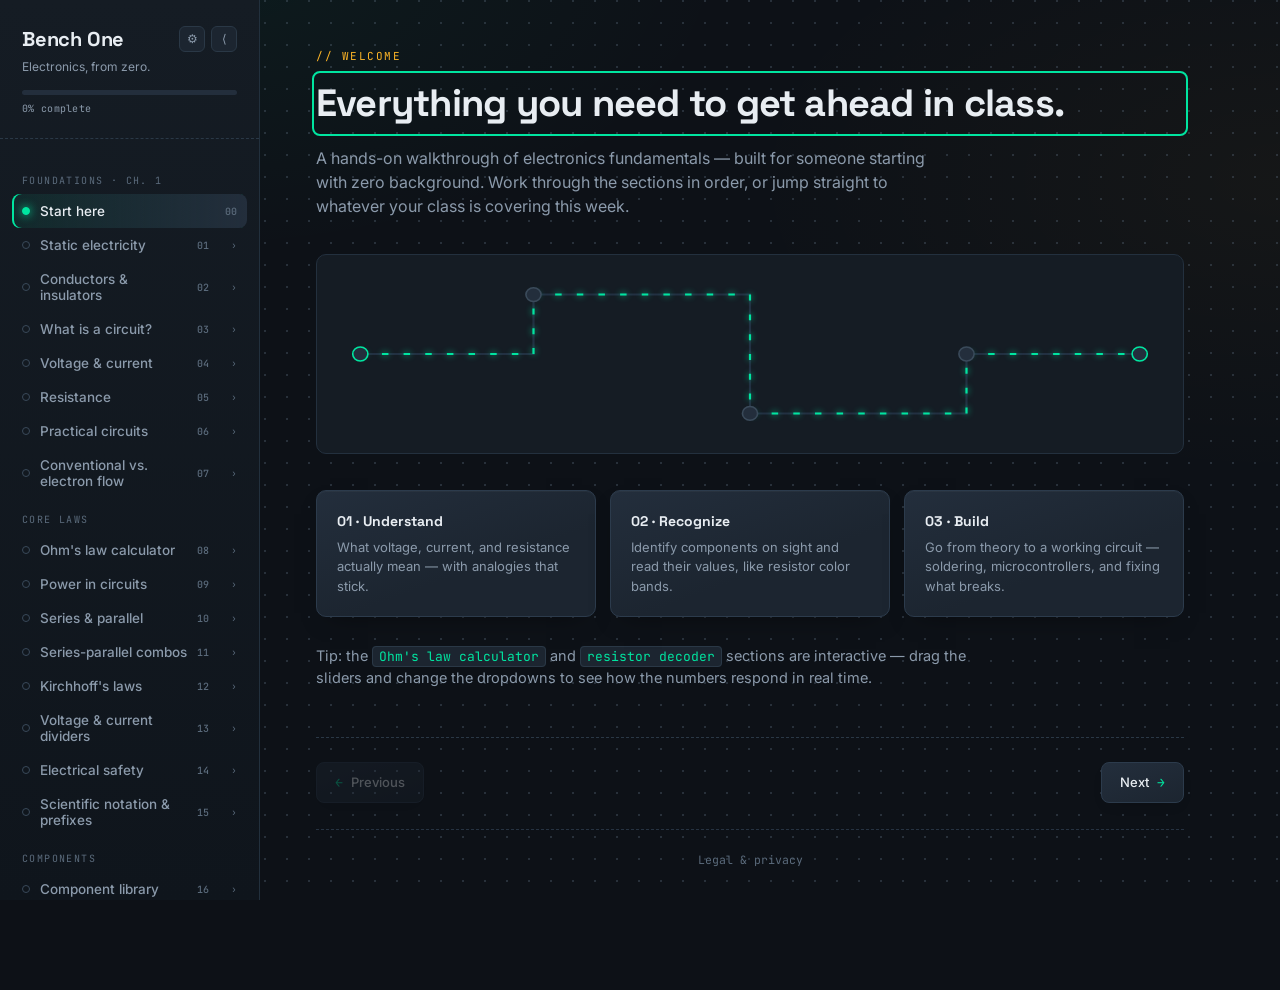
<file: index.html>
<!DOCTYPE html>
<html lang="en">
<head>
<meta charset="UTF-8">
<meta name="viewport" content="width=device-width, initial-scale=1.0">
<meta name="description" content="Bench one learn Electronics">
<meta name="keywords" content="Electronics">
<meta name="theme-color" content="#0D1117">
<meta name="author" content="Ash">

<meta property="og:title" content="Bench One — Learn Electronics">
<meta property="og:description" content="Bench One — Learn Electronics">
<meta property="og:image" content="icon.png">
<meta property="og:type" content="website">
<meta property="og:url" content="https://ashvr0.github.io/bench-one-electronics/">

<meta name="twitter:card" content="summary_large_image">
<meta name="twitter:creator" content="@ashvr0">
<meta name="twitter:title" content="Bench One — Learn Electronics">
<meta name="twitter:description" content="Bench One — Learn Electronics">
<meta name="twitter:image" content="icon.png">

<link rel="icon" href="icon.ico" type="image/x-icon">
<link rel="apple-touch-icon" sizes="180x180" href="icon.png">
<link rel="canonical" href="https://ashvr0.github.io/bench-one-electronics/">
<meta name="apple-mobile-web-app-capable" content="yes">
<meta name="apple-mobile-web-app-status-bar-style" content="black-translucent">
<meta name="apple-mobile-web-app-title" content="ash">

<title>Bench One — Learn Electronics</title>
<link rel="preconnect" href="https://fonts.googleapis.com">
<link href="https://fonts.googleapis.com/css2?family=Space+Grotesk:wght@400;500;600;700&family=Inter:wght@400;500;600;700&family=JetBrains+Mono:wght@400;500;700&display=swap" rel="stylesheet">
<link rel="stylesheet" href="style.css">
<link rel="stylesheet" href="quiz-engine.css">
</head>
<body>
<a href="#mainContent" class="skip-link">Skip to content</a>
<div id="routeAnnouncer" class="sr-only" aria-live="polite" role="status"></div>

<div class="shell">
  <button class="rail-open-btn" id="railOpenBtn" aria-label="Open sidebar" hidden>☰</button>

  <!-- ===== Sidebar rail ===== -->
  <aside class="rail" id="rail">
    <div class="rail-brand">
      <div class="rail-brand-row">
        <h1>Bench One</h1>
        <div class="rail-brand-actions">
          <button class="rail-icon-btn" id="railSettingsBtn" aria-label="Settings" title="Settings">⚙</button>
          <button class="rail-icon-btn" id="railCollapseBtn" aria-label="Close sidebar" title="Close sidebar">⟨</button>
        </div>
      </div>
      <p>Electronics, from zero.</p>
      <div class="rail-progress">
        <div class="rail-progress-track"><div class="rail-progress-fill" id="railProgressFill"></div></div>
        <div class="rail-progress-label" id="railProgressLabel">0% complete</div>
      </div>
    </div>
    <nav id="railNav" aria-label="Chapter navigation">
      <div class="rail-group-label">Foundations · Ch. 1</div>
      <div class="rail-item-row no-subs"><button class="rail-item" data-target="intro"><span class="pin"></span>Start here<span class="done-mark">✓</span><span class="num">00</span></button></div>
      <div class="rail-item-row"><button class="rail-item" data-target="static"><span class="pin"></span>Static electricity<span class="done-mark">✓</span><span class="num">01</span></button><button class="rail-expand-btn" aria-expanded="false" aria-label="Show sub-lessons for static" data-chapter="static"><span class="chev">›</span></button></div>
      <div class="rail-subnav" data-subnav-for="static"></div>
      <div class="rail-item-row"><button class="rail-item" data-target="conductors"><span class="pin"></span>Conductors & insulators<span class="done-mark">✓</span><span class="num">02</span></button><button class="rail-expand-btn" aria-expanded="false" aria-label="Show sub-lessons for conductors" data-chapter="conductors"><span class="chev">›</span></button></div>
      <div class="rail-subnav" data-subnav-for="conductors"></div>
      <div class="rail-item-row"><button class="rail-item" data-target="circuitdef"><span class="pin"></span>What is a circuit?<span class="done-mark">✓</span><span class="num">03</span></button><button class="rail-expand-btn" aria-expanded="false" aria-label="Show sub-lessons for circuitdef" data-chapter="circuitdef"><span class="chev">›</span></button></div>
      <div class="rail-subnav" data-subnav-for="circuitdef"></div>
      <div class="rail-item-row"><button class="rail-item" data-target="fundamentals"><span class="pin"></span>Voltage & current<span class="done-mark">✓</span><span class="num">04</span></button><button class="rail-expand-btn" aria-expanded="false" aria-label="Show sub-lessons for fundamentals" data-chapter="fundamentals"><span class="chev">›</span></button></div>
      <div class="rail-subnav" data-subnav-for="fundamentals"></div>
      <div class="rail-item-row"><button class="rail-item" data-target="resistance"><span class="pin"></span>Resistance<span class="done-mark">✓</span><span class="num">05</span></button><button class="rail-expand-btn" aria-expanded="false" aria-label="Show sub-lessons for resistance" data-chapter="resistance"><span class="chev">›</span></button></div>
      <div class="rail-subnav" data-subnav-for="resistance"></div>
      <div class="rail-item-row"><button class="rail-item" data-target="practical"><span class="pin"></span>Practical circuits<span class="done-mark">✓</span><span class="num">06</span></button><button class="rail-expand-btn" aria-expanded="false" aria-label="Show sub-lessons for practical" data-chapter="practical"><span class="chev">›</span></button></div>
      <div class="rail-subnav" data-subnav-for="practical"></div>
      <div class="rail-item-row"><button class="rail-item" data-target="flowdir"><span class="pin"></span>Conventional vs. electron flow<span class="done-mark">✓</span><span class="num">07</span></button><button class="rail-expand-btn" aria-expanded="false" aria-label="Show sub-lessons for flowdir" data-chapter="flowdir"><span class="chev">›</span></button></div>
      <div class="rail-subnav" data-subnav-for="flowdir"></div>

      <div class="rail-group-label">Core Laws</div>
      <div class="rail-item-row"><button class="rail-item" data-target="ohmslaw"><span class="pin"></span>Ohm's law calculator<span class="done-mark">✓</span><span class="num">08</span></button><button class="rail-expand-btn" aria-expanded="false" aria-label="Show sub-lessons for ohmslaw" data-chapter="ohmslaw"><span class="chev">›</span></button></div>
      <div class="rail-subnav" data-subnav-for="ohmslaw"></div>
      <div class="rail-item-row"><button class="rail-item" data-target="power"><span class="pin"></span>Power in circuits<span class="done-mark">✓</span><span class="num">09</span></button><button class="rail-expand-btn" aria-expanded="false" aria-label="Show sub-lessons for power" data-chapter="power"><span class="chev">›</span></button></div>
      <div class="rail-subnav" data-subnav-for="power"></div>
      <div class="rail-item-row"><button class="rail-item" data-target="circuits"><span class="pin"></span>Series & parallel<span class="done-mark">✓</span><span class="num">10</span></button><button class="rail-expand-btn" aria-expanded="false" aria-label="Show sub-lessons for circuits" data-chapter="circuits"><span class="chev">›</span></button></div>
      <div class="rail-subnav" data-subnav-for="circuits"></div>
      <div class="rail-item-row"><button class="rail-item" data-target="seriesparallel"><span class="pin"></span>Series-parallel combos<span class="done-mark">✓</span><span class="num">11</span></button><button class="rail-expand-btn" aria-expanded="false" aria-label="Show sub-lessons for seriesparallel" data-chapter="seriesparallel"><span class="chev">›</span></button></div>
      <div class="rail-subnav" data-subnav-for="seriesparallel"></div>
      <div class="rail-item-row"><button class="rail-item" data-target="kirchhoff"><span class="pin"></span>Kirchhoff's laws<span class="done-mark">✓</span><span class="num">12</span></button><button class="rail-expand-btn" aria-expanded="false" aria-label="Show sub-lessons for kirchhoff" data-chapter="kirchhoff"><span class="chev">›</span></button></div>
      <div class="rail-subnav" data-subnav-for="kirchhoff"></div>
      <div class="rail-item-row"><button class="rail-item" data-target="dividers"><span class="pin"></span>Voltage & current dividers<span class="done-mark">✓</span><span class="num">13</span></button><button class="rail-expand-btn" aria-expanded="false" aria-label="Show sub-lessons for dividers" data-chapter="dividers"><span class="chev">›</span></button></div>
      <div class="rail-subnav" data-subnav-for="dividers"></div>
      <div class="rail-item-row"><button class="rail-item" data-target="safety"><span class="pin"></span>Electrical safety<span class="done-mark">✓</span><span class="num">14</span></button><button class="rail-expand-btn" aria-expanded="false" aria-label="Show sub-lessons for safety" data-chapter="safety"><span class="chev">›</span></button></div>
      <div class="rail-subnav" data-subnav-for="safety"></div>
      <div class="rail-item-row"><button class="rail-item" data-target="scinotation"><span class="pin"></span>Scientific notation & prefixes<span class="done-mark">✓</span><span class="num">15</span></button><button class="rail-expand-btn" aria-expanded="false" aria-label="Show sub-lessons for scinotation" data-chapter="scinotation"><span class="chev">›</span></button></div>
      <div class="rail-subnav" data-subnav-for="scinotation"></div>

      <div class="rail-group-label">Components</div>
      <div class="rail-item-row"><button class="rail-item" data-target="library"><span class="pin"></span>Component library<span class="done-mark">✓</span><span class="num">16</span></button><button class="rail-expand-btn" aria-expanded="false" aria-label="Show sub-lessons for library" data-chapter="library"><span class="chev">›</span></button></div>
      <div class="rail-subnav" data-subnav-for="library"></div>
      <div class="rail-item-row"><button class="rail-item" data-target="meters"><span class="pin"></span>Meters<span class="done-mark">✓</span><span class="num">17</span></button><button class="rail-expand-btn" aria-expanded="false" aria-label="Show sub-lessons for meters" data-chapter="meters"><span class="chev">›</span></button></div>
      <div class="rail-subnav" data-subnav-for="meters"></div>
      <div class="rail-item-row"><button class="rail-item" data-target="resistors"><span class="pin"></span>Resistor color decoder<span class="done-mark">✓</span><span class="num">18</span></button><button class="rail-expand-btn" aria-expanded="false" aria-label="Show sub-lessons for resistors" data-chapter="resistors"><span class="chev">›</span></button></div>
      <div class="rail-subnav" data-subnav-for="resistors"></div>
      <div class="rail-item-row"><button class="rail-item" data-target="capacitors"><span class="pin"></span>Capacitors<span class="done-mark">✓</span><span class="num">19</span></button><button class="rail-expand-btn" aria-expanded="false" aria-label="Show sub-lessons for capacitors" data-chapter="capacitors"><span class="chev">›</span></button></div>
      <div class="rail-subnav" data-subnav-for="capacitors"></div>
      <div class="rail-item-row"><button class="rail-item" data-target="magnetism"><span class="pin"></span>Magnetism & inductors<span class="done-mark">✓</span><span class="num">20</span></button><button class="rail-expand-btn" aria-expanded="false" aria-label="Show sub-lessons for magnetism" data-chapter="magnetism"><span class="chev">›</span></button></div>
      <div class="rail-subnav" data-subnav-for="magnetism"></div>

      <div class="rail-group-label">Build</div>
      <div class="rail-item-row"><button class="rail-item" data-target="microcontrollers"><span class="pin"></span>Microcontrollers<span class="done-mark">✓</span><span class="num">21</span></button><button class="rail-expand-btn" aria-expanded="false" aria-label="Show sub-lessons for microcontrollers" data-chapter="microcontrollers"><span class="chev">›</span></button></div>
      <div class="rail-subnav" data-subnav-for="microcontrollers"></div>
      <div class="rail-item-row"><button class="rail-item" data-target="soldering"><span class="pin"></span>Soldering basics<span class="done-mark">✓</span><span class="num">22</span></button><button class="rail-expand-btn" aria-expanded="false" aria-label="Show sub-lessons for soldering" data-chapter="soldering"><span class="chev">›</span></button></div>
      <div class="rail-subnav" data-subnav-for="soldering"></div>
      <div class="rail-item-row"><button class="rail-item" data-target="troubleshoot"><span class="pin"></span>Troubleshooting<span class="done-mark">✓</span><span class="num">23</span></button><button class="rail-expand-btn" aria-expanded="false" aria-label="Show sub-lessons for troubleshoot" data-chapter="troubleshoot"><span class="chev">›</span></button></div>
      <div class="rail-subnav" data-subnav-for="troubleshoot"></div>

      <div class="rail-group-label">Digital Logic & Arduino C++ <span class="tier-badge advanced">Advanced</span></div>
      <div class="rail-item-row"><button class="rail-item" data-target="binary"><span class="pin"></span>Binary & bits<span class="done-mark">✓</span><span class="num">23</span></button><button class="rail-expand-btn" aria-expanded="false" aria-label="Show sub-lessons for binary" data-chapter="binary"><span class="chev">›</span></button></div>
      <div class="rail-subnav" data-subnav-for="binary"></div>
      <div class="rail-item-row"><button class="rail-item" data-target="gates"><span class="pin"></span>Logic gates<span class="done-mark">✓</span><span class="num">24</span></button><button class="rail-expand-btn" aria-expanded="false" aria-label="Show sub-lessons for gates" data-chapter="gates"><span class="chev">›</span></button></div>
      <div class="rail-subnav" data-subnav-for="gates"></div>
      <div class="rail-item-row"><button class="rail-item" data-target="adder"><span class="pin"></span>Building a half-adder<span class="done-mark">✓</span><span class="num">25</span></button><button class="rail-expand-btn" aria-expanded="false" aria-label="Show sub-lessons for adder" data-chapter="adder"><span class="chev">›</span></button></div>
      <div class="rail-subnav" data-subnav-for="adder"></div>
      <div class="rail-item-row"><button class="rail-item" data-target="cppbasics"><span class="pin"></span>Real C++ for Arduino<span class="done-mark">✓</span><span class="num">26</span></button><button class="rail-expand-btn" aria-expanded="false" aria-label="Show sub-lessons for cppbasics" data-chapter="cppbasics"><span class="chev">›</span></button></div>
      <div class="rail-subnav" data-subnav-for="cppbasics"></div>
      <div class="rail-item-row"><button class="rail-item" data-target="digitalio"><span class="pin"></span>Digital I/O & debouncing<span class="done-mark">✓</span><span class="num">27</span></button><button class="rail-expand-btn" aria-expanded="false" aria-label="Show sub-lessons for digitalio" data-chapter="digitalio"><span class="chev">›</span></button></div>
      <div class="rail-subnav" data-subnav-for="digitalio"></div>
      <div class="rail-item-row"><button class="rail-item" data-target="serial"><span class="pin"></span>Serial communication<span class="done-mark">✓</span><span class="num">28</span></button><button class="rail-expand-btn" aria-expanded="false" aria-label="Show sub-lessons for serial" data-chapter="serial"><span class="chev">›</span></button></div>
      <div class="rail-subnav" data-subnav-for="serial"></div>
      <div class="rail-item-row"><button class="rail-item" data-target="shiftreg"><span class="pin"></span>Shift registers<span class="done-mark">✓</span><span class="num">29</span></button><button class="rail-expand-btn" aria-expanded="false" aria-label="Show sub-lessons for shiftreg" data-chapter="shiftreg"><span class="chev">›</span></button></div>
      <div class="rail-subnav" data-subnav-for="shiftreg"></div>
      <div class="rail-item-row"><button class="rail-item" data-target="pwm"><span class="pin"></span>PWM in depth<span class="done-mark">✓</span><span class="num">30</span></button><button class="rail-expand-btn" aria-expanded="false" aria-label="Show sub-lessons for pwm" data-chapter="pwm"><span class="chev">›</span></button></div>
      <div class="rail-subnav" data-subnav-for="pwm"></div>
      <div class="rail-item-row"><button class="rail-item" data-target="interrupts"><span class="pin"></span>Interrupts<span class="done-mark">✓</span><span class="num">31</span></button><button class="rail-expand-btn" aria-expanded="false" aria-label="Show sub-lessons for interrupts" data-chapter="interrupts"><span class="chev">›</span></button></div>
      <div class="rail-subnav" data-subnav-for="interrupts"></div>
      <div class="rail-item-row"><button class="rail-item" data-target="statemachine"><span class="pin"></span>Capstone: traffic light FSM<span class="done-mark">✓</span><span class="num">32</span></button><button class="rail-expand-btn" aria-expanded="false" aria-label="Show sub-lessons for statemachine" data-chapter="statemachine"><span class="chev">›</span></button></div>
      <div class="rail-subnav" data-subnav-for="statemachine"></div>

      <div class="rail-group-label">Play & Practice</div>
      <div class="rail-item-row no-subs"><button class="rail-item" data-target="playground"><span class="pin"></span>Circuit playground<span class="done-mark">✓</span><span class="num">20</span></button></div>
      <div class="rail-item-row no-subs"><button class="rail-item" data-target="flashcards"><span class="pin"></span>Flashcards<span class="done-mark">✓</span><span class="num">21</span></button></div>

      <div class="rail-group-label">Check yourself</div>
      <div class="rail-item-row no-subs"><button class="rail-item" data-target="quiz"><span class="pin"></span>Quiz<span class="done-mark">✓</span><span class="num">22</span></button></div>
    </nav>
    <div class="rail-resize-handle" id="railResizeHandle"></div>
  </aside>

  <!-- ===== Mobile nav ===== -->
  <div class="mobile-nav">
    <label for="mobileSelect" class="sr-only">Jump to section</label>
    <select id="mobileSelect" aria-label="Jump to section">
      <option value="intro">00 — Start here</option>
      <option value="static">01 — Static electricity</option>
      <option value="conductors">02 — Conductors & insulators</option>
      <option value="circuitdef">03 — What is a circuit?</option>
      <option value="fundamentals">04 — Voltage & current</option>
      <option value="resistance">05 — Resistance</option>
      <option value="practical">06 — Practical circuits</option>
      <option value="flowdir">07 — Conventional vs. electron flow</option>
      <option value="ohmslaw">08 — Ohm's law calculator</option>
      <option value="power">09 — Power in circuits</option>
      <option value="circuits">10 — Series & parallel</option>
      <option value="seriesparallel">11 — Series-parallel combos</option>
      <option value="kirchhoff">12 — Kirchhoff's laws</option>
      <option value="dividers">13 — Voltage & current dividers</option>
      <option value="safety">14 — Electrical safety</option>
      <option value="scinotation">15 — Scientific notation & prefixes</option>
      <option value="library">16 — Component library</option>
      <option value="meters">17 — Meters</option>
      <option value="resistors">18 — Resistor color decoder</option>
      <option value="capacitors">19 — Capacitors</option>
      <option value="magnetism">20 — Magnetism & inductors</option>
      <option value="microcontrollers">21 — Microcontrollers</option>
      <option value="soldering">22 — Soldering basics</option>
      <option value="troubleshoot">23 — Troubleshooting</option>
      <option value="playground">24 — Circuit playground</option>
      <option value="flashcards">25 — Flashcards</option>
      <option value="quiz">26 — Quiz</option>
      <option value="binary">27 — Binary & bits</option>
      <option value="gates">28 — Logic gates</option>
      <option value="adder">29 — Building a half-adder</option>
      <option value="cppbasics">30 — Real C++ for Arduino</option>
      <option value="digitalio">31 — Digital I/O & debouncing</option>
      <option value="serial">32 — Serial communication</option>
      <option value="shiftreg">33 — Shift registers</option>
      <option value="pwm">34 — PWM in depth</option>
      <option value="interrupts">35 — Interrupts</option>
      <option value="statemachine">36 — Capstone: traffic light FSM</option>
    </select>
  </div>

  <!-- ===== Main content ===== -->
  <main class="main" id="mainContent">

    <!-- 00 INTRO -->
    <section id="intro" class="active">
      <div class="eyebrow">// Welcome</div>
      <h2 class="title">Everything you need to get ahead in class.</h2>
      <p class="dek">A hands-on walkthrough of electronics fundamentals — built for someone starting with zero background. Work through the sections in order, or jump straight to whatever your class is covering this week.</p>

      <div class="hero-circuit">
        <svg viewBox="0 0 800 200" preserveAspectRatio="none">
          <path class="trace-path" d="M40,100 L200,100 L200,40 L400,40 L400,160 L600,160 L600,100 L760,100"/>
          <path class="trace-flow" d="M40,100 L200,100 L200,40 L400,40 L400,160 L600,160 L600,100 L760,100"/>
          <circle class="node hot" cx="40" cy="100" r="7"/>
          <circle class="node" cx="200" cy="40" r="7"/>
          <circle class="node" cx="400" cy="160" r="7"/>
          <circle class="node" cx="600" cy="100" r="7"/>
          <circle class="node hot" cx="760" cy="100" r="7"/>
        </svg>
      </div>

      <div class="grid grid-3">
        <div class="card">
          <h4 style="font-family:'Space Grotesk',sans-serif; font-size:14px; margin-bottom:6px;">01 · Understand</h4>
          <p class="body-text" style="margin:0; font-size:13px;">What voltage, current, and resistance actually mean — with analogies that stick.</p>
        </div>
        <div class="card">
          <h4 style="font-family:'Space Grotesk',sans-serif; font-size:14px; margin-bottom:6px;">02 · Recognize</h4>
          <p class="body-text" style="margin:0; font-size:13px;">Identify components on sight and read their values, like resistor color bands.</p>
        </div>
        <div class="card">
          <h4 style="font-family:'Space Grotesk',sans-serif; font-size:14px; margin-bottom:6px;">03 · Build</h4>
          <p class="body-text" style="margin:0; font-size:13px;">Go from theory to a working circuit — soldering, microcontrollers, and fixing what breaks.</p>
        </div>
      </div>

      <p class="body-text" style="margin-top:28px;">Tip: the <code class="inline">Ohm's law calculator</code> and <code class="inline">resistor decoder</code> sections are interactive — drag the sliders and change the dropdowns to see how the numbers respond in real time.</p>
    </section>

    <!-- 01 STATIC ELECTRICITY -->
    <section id="static" hidden>
      <div class="eyebrow">// 01 — Foundations · Ch. 1</div>
      <h2 class="title">Static electricity</h2>
      <p class="dek">Before circuits, before current — electricity starts with a simple fact: matter is made of charges, and charges can be moved from one place to another.</p>

      <h3>Charge is a property of matter</h3>
      <p class="body-text">Every atom has a nucleus of <b>protons</b> (positive) and <b>neutrons</b> (neutral), surrounded by <b>electrons</b> (negative). Normally an atom has equal protons and electrons, so it's neutral overall. Rub two different materials together — like a balloon on hair — and electrons physically transfer from one surface to the other. One object ends up with extra electrons (net <b>negative</b> charge), the other loses electrons (net <b>positive</b> charge). Nothing was created; charge just moved.</p>

      <div class="warn-box" style="background:rgba(0,229,160,0.05); border-color:var(--trace-dim);">
        <span class="ic" style="color:var(--trace);">i</span>
        <p style="color:var(--muted-2);">This is exactly what <b style="color:var(--text)">All About Circuits</b>' Direct Current textbook opens with — static electricity is the simplest possible demonstration that charge is real and moveable, before any current is involved at all.</p>
      </div>

      <h3>Like charges repel, opposite charges attract</h3>
      <p class="body-text">This one rule explains static shocks, why your hair stands up after pulling off a wool hat, and why lightning happens. Rub the balloon to charge it, then slide it toward the wall — try it again with the wall charged the same way.</p>

      <div class="charge-sim card">
        <div class="charge-stage">
          <svg viewBox="0 0 420 220" id="chargeSvg">
            <defs>
              <linearGradient id="stageBg" x1="0" y1="0" x2="0" y2="1">
                <stop offset="0%" stop-color="#131A22"/>
                <stop offset="100%" stop-color="#0C1116"/>
              </linearGradient>
              <radialGradient id="balloonGrad" cx="32%" cy="26%" r="80%">
                <stop offset="0%" stop-color="#FF9D5C"/>
                <stop offset="45%" stop-color="#E8722E"/>
                <stop offset="100%" stop-color="#9A4712"/>
              </radialGradient>
              <radialGradient id="balloonGradCharged" cx="32%" cy="26%" r="80%">
                <stop offset="0%" stop-color="#5CFFD1"/>
                <stop offset="45%" stop-color="#12B888"/>
                <stop offset="100%" stop-color="#0A5C46"/>
              </radialGradient>
              <radialGradient id="chargeAura" cx="50%" cy="50%" r="50%">
                <stop offset="0%" stop-color="var(--trace)" stop-opacity="0.4"/>
                <stop offset="70%" stop-color="var(--trace)" stop-opacity="0.08"/>
                <stop offset="100%" stop-color="var(--trace)" stop-opacity="0"/>
              </radialGradient>
              <linearGradient id="wallGrad" x1="0" y1="0" x2="0" y2="1">
                <stop offset="0%" stop-color="#232E3C"/>
                <stop offset="100%" stop-color="#161E27"/>
              </linearGradient>
              <filter id="sparkGlow" x="-60%" y="-60%" width="220%" height="220%">
                <feGaussianBlur stdDeviation="1.4" result="blur"/>
                <feMerge><feMergeNode in="blur"/><feMergeNode in="SourceGraphic"/></feMerge>
              </filter>
              <filter id="softShadow" x="-40%" y="-40%" width="180%" height="180%">
                <feDropShadow dx="0" dy="3" stdDeviation="4" flood-color="#000" flood-opacity="0.35"/>
              </filter>
            </defs>

            <rect x="0" y="0" width="420" height="220" fill="url(#stageBg)"/>
            <line x1="0" y1="196" x2="420" y2="196" stroke="#1E2732" stroke-width="1"/>

            <!-- ground shadow -->
            <ellipse cx="70" cy="198" rx="28" ry="6" fill="#000" opacity="0.3" id="balloonShadow"/>

            <!-- head + hair (rub target) -->
            <g id="headGroup" transform="translate(70,166)">
              <ellipse cx="0" cy="4" rx="24" ry="9" fill="#000" opacity="0.18"/>
              <ellipse cx="0" cy="0" rx="23" ry="25" fill="#2E3746" stroke="#3E4C5E" stroke-width="1.5" filter="url(#softShadow)"/>
              <ellipse cx="-7" cy="-9" rx="7" ry="9" fill="#ffffff" opacity="0.06"/>
              <g id="hairStrands" stroke="#7C8AA0" stroke-width="2.2" stroke-linecap="round" fill="none">
                <path d="M-17,-16 Q-22,-31 -15,-40"/>
                <path d="M-9,-21 Q-11,-35 -4,-44"/>
                <path d="M0,-23 Q0,-38 2,-46"/>
                <path d="M9,-21 Q12,-35 6,-44"/>
                <path d="M17,-16 Q22,-30 15,-40"/>
              </g>
              <text x="0" y="47" text-anchor="middle" fill="var(--muted-2)" font-family="JetBrains Mono" font-size="9.5" letter-spacing="0.06em">HAIR</text>
            </g>

            <!-- wall -->
            <rect x="330" y="24" width="72" height="164" rx="5" fill="url(#wallGrad)" stroke="#3A4A5A" stroke-width="1.5" filter="url(#softShadow)"/>
            <g id="brickLines" stroke="#2E3B49" stroke-width="1">
              <line x1="330" y1="56" x2="402" y2="56"/><line x1="330" y1="88" x2="402" y2="88"/>
              <line x1="330" y1="120" x2="402" y2="120"/><line x1="330" y1="152" x2="402" y2="152"/>
              <line x1="366" y1="24" x2="366" y2="56"/><line x1="350" y1="88" x2="350" y2="120"/><line x1="382" y1="120" x2="382" y2="152"/>
              <line x1="350" y1="152" x2="350" y2="188"/><line x1="384" y1="56" x2="384" y2="88"/>
            </g>
            <text x="366" y="203" text-anchor="middle" fill="var(--muted-2)" font-family="JetBrains Mono" font-size="9.5" letter-spacing="0.06em">WALL</text>
            <g id="wallSymbols"></g>

            <!-- spark / field arcs -->
            <g id="attractLines" opacity="0" filter="url(#sparkGlow)"></g>

            <!-- balloon (draggable via slider, not mouse-drag) -->
            <g id="balloonGroup" transform="translate(60,103)">
              <circle id="chargeAuraRing" cx="0" cy="0" r="50" fill="url(#chargeAura)" opacity="0"/>
              <path d="M-2,38 Q4,44 0,52 Q-4,44 2,38" fill="none" stroke="#6B7480" stroke-width="1.5" stroke-linecap="round"/>
              <ellipse cx="0" cy="52" rx="4" ry="2.5" fill="#5B6B7C"/>
              <path d="M0,-40 C24,-40 37,-17 37,4 C37,28 19,37 0,37 C-19,37 -37,28 -37,4 C-37,-17 -24,-40 0,-40 Z" id="balloonBody" fill="url(#balloonGrad)" stroke="#3A4A5A" stroke-width="1.5" filter="url(#softShadow)"/>
              <ellipse cx="-12" cy="-18" rx="9" ry="14" fill="#ffffff" opacity="0.3"/>
              <ellipse cx="-7" cy="-9" rx="3.5" ry="4.5" fill="#ffffff" opacity="0.16"/>
              <ellipse cx="9" cy="14" rx="12" ry="8" fill="#000" opacity="0.08"/>
              <g id="balloonSymbols"></g>
            </g>
          </svg>
        </div>

        <div class="charge-controls">
          <div class="charge-slider-row">
            <span>FAR</span>
            <label for="chargeDistSlider" class="sr-only">Distance between balloon and hair</label>
            <input type="range" id="chargeDistSlider" min="0" max="100" value="0" aria-label="Distance between balloon and hair">
            <span>CLOSE</span>
          </div>
          <div class="charge-btn-row">
            <button class="charge-btn primary" id="rubBtn"><span class="ic">⚡</span>Rub balloon on hair</button>
            <button class="charge-btn" id="chargeWallBtn"><span class="ic">▨</span>Charge the wall too</button>
            <button class="charge-btn ghost" id="resetChargeBtn">Reset</button>
          </div>
          <div class="charge-readout" id="chargeReadout" role="status">Balloon: neutral. Slide it toward the wall — nothing happens yet.</div>
        </div>
      </div>

      <h3>Why this matters for circuits</h3>
      <p class="body-text">A circuit is really just a controlled, continuous version of this same charge movement — instead of one static transfer, we set up a path where charge keeps flowing steadily. Everything from here on (current, voltage, resistance) is describing that flow in more precise terms.</p>

      <h3>Go deeper</h3>
      <p class="body-text" style="margin-bottom:14px;">Optional detours — expand "Static electricity" in the sidebar, or jump in below.</p>
      <div class="subsection-links" data-subsection-chapter="static">
        <button class="subsection-link-card" data-target="static-sub-coulomb">
          <span class="sl-title">Coulomb's law: how strong is the pull?</span>
          <span class="sl-desc">Inverse-square law, interactive force-vs-distance slider</span>
        </button>
        <button class="subsection-link-card" data-target="static-sub-esd">
          <span class="sl-title">Electrostatic discharge and real-world risk</span>
          <span class="sl-desc">Why ESD silently kills chips, and how techs prevent it</span>
        </button>
        <button class="subsection-link-card" data-target="static-sub-triboelectric">
          <span class="sl-title">The triboelectric series</span>
          <span class="sl-desc">Why some materials always steal electrons from others</span>
        </button>
      </div>

      <div class="mini-quiz-block" data-quiz-section="static">
        <div class="mini-quiz-header">Quick check</div>
        <div class="mini-quiz-container"></div>
      </div>
    </section>

    <!-- 01a SUBSECTION: Static electricity → Coulomb's law -->
    <section id="static-sub-coulomb" hidden class="subsection-page" data-parent-chapter="static">
      <button class="sub-back-link" data-back-to="static">← Back to Static electricity</button>
      <div class="eyebrow">// 01 — Go deeper</div>
      <h2 class="title">Coulomb's law: how strong is the pull?</h2>
      <p class="dek">The force between two charges follows an inverse-square law — double the distance, and the force drops to a quarter, not half.</p>

      <p class="body-text">This is <b>Coulomb's law</b>: <code class="inline">F = k × (q1 × q2) / r²</code>, where k is a constant, q1 and q2 are the charge amounts, and r is the distance between them. Two things make the force stronger: bigger charges, or a shorter distance — and distance matters far more, since it's squared.</p>

      <div class="card">
        <div class="slider-field">
          <label>DISTANCE <b id="coulombDistLabel">50%</b></label>
          <input type="range" id="coulombDistSlider" min="5" max="100" value="50" aria-label="Distance between charges">
        </div>
        <div class="power-readout-row">
          <div class="power-stat"><div class="v" id="coulombForceVal">4.0×</div><div class="l">Relative force</div></div>
        </div>
        <p class="body-text" style="margin:10px 0 0 0; text-align:center;">Drag closer — watch the force spike, not climb steadily.</p>
      </div>

      <p class="body-text">This is why static cling is strong right at contact and vanishes within an inch, and why a balloon "sticks" to a wall only when held close. This same inverse-square shape shows up again later for magnetic and gravitational fields — it's one of the most common patterns in physics.</p>

      <div class="subsection-nav-row">
        <button class="nav-btn" data-target="static-sub-esd">Next: Electrostatic discharge <span class="arrow">→</span></button>
      </div>
    </section>

    <!-- 01b SUBSECTION: Static electricity → ESD -->
    <section id="static-sub-esd" hidden class="subsection-page" data-parent-chapter="static">
      <button class="sub-back-link" data-back-to="static">← Back to Static electricity</button>
      <div class="eyebrow">// 01 — Go deeper</div>
      <h2 class="title">Electrostatic discharge and real-world risk</h2>
      <p class="dek">Static buildup isn't just a curiosity — it's a real hazard for electronics.</p>

      <p class="body-text">A person walking across carpet can build up thousands of volts of static charge. Touch a sensitive chip, and that discharge (<b>ESD</b>, electrostatic discharge) can silently destroy it, even if you don't feel a shock. This is why technicians use <b>anti-static wrist straps</b> and <b>ESD mats</b> when handling bare circuit boards — they give any built-up charge a safe path to ground before it can jump through a component.</p>

      <div class="warn-box" style="background:rgba(0,229,160,0.05); border-color:var(--trace-dim);">
        <span class="ic" style="color:var(--trace);">i</span>
        <p style="color:var(--muted-2);">You can feel an ESD shock around 3,000V — but chips can be damaged by static as low as 100V, well below what you'd ever notice. This is why "I didn't feel anything" doesn't mean a board is safe from static damage.</p>
      </div>

      <div class="card">
        <div class="esd-threshold-row">
          <span class="esd-label">Human sensation threshold</span>
          <div class="esd-bar-track"><div class="esd-bar-fill esd-fill-high"></div></div>
          <span class="esd-value">~3,000 V</span>
        </div>
        <div class="esd-threshold-row">
          <span class="esd-label">Damage to a typical CMOS chip</span>
          <div class="esd-bar-track"><div class="esd-bar-fill esd-fill-low"></div></div>
          <span class="esd-value">as low as 100 V</span>
        </div>
        <p class="body-text" style="margin:12px 0 0 0;">The gap between those two bars is the danger zone — damage that happens with zero warning.</p>
      </div>

      <div class="subsection-nav-row">
        <button class="nav-btn" data-target="static-sub-coulomb"><span class="arrow">←</span> Back: Coulomb's law</button>
        <button class="nav-btn" data-target="static-sub-triboelectric">Next: Triboelectric series <span class="arrow">→</span></button>
      </div>
    </section>

    <!-- 01c SUBSECTION: Static electricity → Triboelectric series -->
    <section id="static-sub-triboelectric" hidden class="subsection-page" data-parent-chapter="static">
      <button class="sub-back-link" data-back-to="static">← Back to Static electricity</button>
      <div class="eyebrow">// 01 — Go deeper</div>
      <h2 class="title">The triboelectric series</h2>
      <p class="dek">Why some materials always seem to steal electrons from others, no matter what you rub them against.</p>

      <p class="body-text">Materials can be ranked by how strongly they tend to gain or lose electrons on contact — this ranking is called the <b>triboelectric series</b>. Materials near the top (like human hair, glass, wool) tend to give up electrons and charge positive. Materials near the bottom (like Teflon, vinyl) tend to grab electrons and charge negative. The farther apart two materials sit on the series, the stronger the charge transfer when they touch.</p>

      <div class="card">
        <div class="tribo-ladder" id="triboLadder" role="img" aria-label="Triboelectric series ladder from most positive to most negative">
          <div class="tribo-row tribo-pos"><span class="tribo-mat">Human hair</span><span class="tribo-tag">+ tends to lose electrons</span></div>
          <div class="tribo-row"><span class="tribo-mat">Glass</span></div>
          <div class="tribo-row"><span class="tribo-mat">Wool</span></div>
          <div class="tribo-row tribo-mid"><span class="tribo-mat">Cotton</span><span class="tribo-tag">neutral-ish</span></div>
          <div class="tribo-row"><span class="tribo-mat">Rubber balloon</span></div>
          <div class="tribo-row"><span class="tribo-mat">Vinyl (PVC)</span></div>
          <div class="tribo-row tribo-neg"><span class="tribo-mat">Teflon</span><span class="tribo-tag">− tends to gain electrons</span></div>
        </div>
        <p class="body-text" style="margin:12px 0 0 0;">This is exactly why rubbing a balloon on hair works so well for a static demo — hair and rubber sit far apart on the series, so the electron transfer is strong.</p>
      </div>

      <div class="subsection-nav-row">
        <button class="nav-btn" data-target="static-sub-esd"><span class="arrow">←</span> Back: Electrostatic discharge</button>
      </div>
    </section>

    <!-- 02 CONDUCTORS, INSULATORS, ELECTRON FLOW -->
    <section id="conductors" hidden>
      <div class="eyebrow">// 02 — Foundations · Ch. 1</div>
      <h2 class="title">Conductors, insulators, and electron flow</h2>
      <p class="dek">Not every material lets charge move through it equally well. This single difference is why wires are made of copper and coated in plastic.</p>

      <div class="grid grid-2">
        <div class="card lattice-card">
          <span class="comp-tag">conductor</span>
          <h4 style="font-family:'Space Grotesk',sans-serif; font-size:16px; margin:10px 0 8px 0;">Conductors</h4>
          <p class="body-text">Materials whose outer electrons are loosely held, so they move freely between atoms. <b>Metals</b> — copper, silver, gold, aluminum — are the best common conductors. This is why wires are metal.</p>
          <svg class="lattice-svg" viewBox="0 0 260 110" aria-hidden="true">
            <circle class="lattice-atom" cx="50" cy="35" r="16"/>
            <circle class="lattice-atom" cx="130" cy="35" r="16"/>
            <circle class="lattice-atom" cx="210" cy="35" r="16"/>
            <circle class="lattice-atom" cx="90" cy="80" r="16"/>
            <circle class="lattice-atom" cx="170" cy="80" r="16"/>
            <circle class="lattice-electron loose" cx="66" cy="20" r="3.5"/>
            <circle class="lattice-electron loose" cx="118" cy="55" r="3.5"/>
            <circle class="lattice-electron loose" cx="192" cy="18" r="3.5"/>
            <circle class="lattice-electron loose" cx="105" cy="95" r="3.5"/>
            <circle class="lattice-electron loose" cx="150" cy="65" r="3.5"/>
            <circle class="lattice-electron loose" cx="225" cy="50" r="3.5"/>
          </svg>
          <p class="lattice-caption" style="font-size:11.5px; color:var(--muted-2); text-align:center; margin-top:4px;">Outer electrons drift freely between atoms</p>
        </div>
        <div class="card lattice-card">
          <span class="comp-tag" style="color:var(--danger); border-color:#5A2A2A; background:rgba(255,107,107,0.06);">insulator</span>
          <h4 style="font-family:'Space Grotesk',sans-serif; font-size:16px; margin:10px 0 8px 0;">Insulators</h4>
          <p class="body-text">Materials whose electrons are tightly bound to their atoms and don't move easily. Rubber, glass, plastic, and dry wood are common insulators — this is why wire is coated in plastic.</p>
          <svg class="lattice-svg" viewBox="0 0 260 110" aria-hidden="true">
            <circle class="lattice-atom insulator" cx="50" cy="35" r="16"/>
            <circle class="lattice-atom insulator" cx="130" cy="35" r="16"/>
            <circle class="lattice-atom insulator" cx="210" cy="35" r="16"/>
            <circle class="lattice-atom insulator" cx="90" cy="80" r="16"/>
            <circle class="lattice-atom insulator" cx="170" cy="80" r="16"/>
            <g class="orbit-group" style="--ox:50px; --oy:35px;"><circle class="lattice-electron bound" cx="50" cy="19" r="3.5"/></g>
            <g class="orbit-group" style="--ox:130px; --oy:35px;"><circle class="lattice-electron bound" cx="130" cy="19" r="3.5"/></g>
            <g class="orbit-group" style="--ox:210px; --oy:35px;"><circle class="lattice-electron bound" cx="210" cy="19" r="3.5"/></g>
            <g class="orbit-group" style="--ox:90px; --oy:80px;"><circle class="lattice-electron bound" cx="90" cy="64" r="3.5"/></g>
            <g class="orbit-group" style="--ox:170px; --oy:80px;"><circle class="lattice-electron bound" cx="170" cy="64" r="3.5"/></g>
          </svg>
          <p class="lattice-caption" style="font-size:11.5px; color:var(--muted-2); text-align:center; margin-top:4px;">Electrons stay locked in orbit around their atom</p>
        </div>
      </div>

      <h3>Electron flow: a chain reaction, not a sprint</h3>
      <p class="body-text">A useful mental model: imagine a tube completely packed end-to-end with marbles. Push one marble in at one end, and a marble pops out the other end <b>almost instantly</b> — not because that exact marble traveled the whole tube, but because the push transmits through the chain. Electrons in a wire behave similarly: the electric field pushes through the conductor near light-speed, even though any individual electron drifts quite slowly.</p>

      <div class="flow-tube card">
        <svg viewBox="0 0 400 70" preserveAspectRatio="none">
          <rect x="10" y="20" width="380" height="30" rx="15" fill="var(--card)" stroke="#2A3846" stroke-width="1.5"/>
          <rect id="tubePushGlow" class="tube-push-glow" x="10" y="20" width="60" height="30" rx="15" fill="url(#pushGrad)"/>
          <defs>
            <linearGradient id="pushGrad" x1="0" y1="0" x2="1" y2="0">
              <stop offset="0%" stop-color="#FFB627" stop-opacity="0.35"/>
              <stop offset="100%" stop-color="#FFB627" stop-opacity="0"/>
            </linearGradient>
          </defs>
          <g id="electronRow"></g>
        </svg>
        <p class="body-text tube-caption" style="margin-top:10px; margin-bottom:0;" id="tubeLabel2">Toggle the switch to push a new electron in at the left — watch one pop out the right almost immediately, just like the marble tube.</p>
        <div class="toggle-row" style="margin-top:10px;">
          <div class="toggle-switch" id="tubeSwitch" role="switch" aria-pressed="false" tabindex="0"><div class="knob"></div></div>
          <span style="font-size:12.5px; color:var(--muted-2);" id="tubeLabel">Push electron in</span>
        </div>
      </div>
      <h3>Go deeper</h3>
      <p class="body-text" style="margin-bottom:14px;">Optional detours — expand "Conductors & insulators" in the sidebar, or jump in below.</p>
      <div class="subsection-links" data-subsection-chapter="conductors">
        <button class="subsection-link-card" data-target="conductors-sub-semiconductors">
          <span class="sl-title">Semiconductors: the in-between material</span>
          <span class="sl-desc">Why silicon is neither a conductor nor an insulator — interactive conductivity spectrum</span>
        </button>
        <button class="subsection-link-card" data-target="conductors-sub-super">
          <span class="sl-title">Superconductivity: zero resistance</span>
          <span class="sl-desc">What happens at extreme cold — interactive temperature threshold</span>
        </button>
      </div>

      <div class="mini-quiz-block" data-quiz-section="conductors">
        <div class="mini-quiz-header">Quick check</div>
        <div class="mini-quiz-container"></div>
      </div>
    </section>

    <!-- 02a SUBSECTION: Conductors → Semiconductors -->
    <section id="conductors-sub-semiconductors" hidden class="subsection-page" data-parent-chapter="conductors">
      <button class="sub-back-link" data-back-to="conductors">← Back to Conductors & insulators</button>
      <div class="eyebrow">// 02 — Go deeper</div>
      <h2 class="title">Semiconductors: the in-between material</h2>
      <p class="dek">Not everything is cleanly a conductor or an insulator. Semiconductors sit in the middle — and that middle ground is what makes every chip on Earth possible.</p>

      <p class="body-text">Silicon, the most common semiconductor, conducts far worse than copper but far better than glass. On its own it's not very useful — the real trick is <b>doping</b>: adding tiny, carefully controlled impurities that either add extra free electrons (n-type) or leave "holes" that behave like positive charge carriers (p-type). Combine n-type and p-type silicon and you get a <b>diode</b>, a <b>transistor</b>, and ultimately a whole processor.</p>

      <div class="card">
        <div class="conductivity-spectrum">
          <div class="cs-track">
            <div class="cs-fill" id="csFill"></div>
            <div class="cs-marker" id="csMarker"></div>
          </div>
          <div class="cs-labels">
            <span>Insulator</span>
            <span>Semiconductor</span>
            <span>Conductor</span>
          </div>
          <div class="slider-field" style="margin-top:14px;">
            <label>MATERIAL <b id="csMaterialLabel">Glass</b></label>
            <input type="range" id="csSlider" min="0" max="4" step="1" value="0" aria-label="Select a material to see where it falls on the conductivity spectrum">
          </div>
          <p class="body-text" id="csReadout" style="margin-top:10px; text-align:center;">Glass: electrons locked tightly in place. Practically no conduction at room temperature.</p>
        </div>
      </div>

      <p class="body-text">This is why doping matters so much: it lets engineers dial a semiconductor's conductivity almost anywhere between insulator and conductor, on purpose, in specific regions of a chip — something you simply can't do with a fixed material like copper or rubber.</p>

      <div class="subsection-nav-row">
        <button class="nav-btn" data-target="conductors-sub-super">Next: Superconductivity <span class="arrow">→</span></button>
      </div>
    </section>

    <!-- 02b SUBSECTION: Conductors → Superconductivity -->
    <section id="conductors-sub-super" hidden class="subsection-page" data-parent-chapter="conductors">
      <button class="sub-back-link" data-back-to="conductors">← Back to Conductors & insulators</button>
      <div class="eyebrow">// 02 — Go deeper</div>
      <h2 class="title">Superconductivity: zero resistance</h2>
      <p class="dek">Cool certain materials down far enough, and their electrical resistance doesn't just drop — it vanishes completely.</p>

      <p class="body-text">Below a material-specific <b>critical temperature</b>, some materials become superconductors: current can flow through them with <b>zero</b> energy loss, no voltage source required to keep it going. This isn't "very low resistance" — it's exactly zero, a genuinely different physical state. MRI machines, particle accelerators, and maglev trains all depend on this effect.</p>

      <div class="card">
        <div class="slider-field">
          <label>TEMPERATURE <b id="superTempLabel">293 K (room temp)</b></label>
          <input type="range" id="superTempSlider" min="0" max="293" value="293" step="1" aria-label="Temperature in kelvin">
        </div>
        <div class="power-readout-row">
          <div class="power-stat"><div class="v" id="superResistVal">1.7×10⁻⁸ Ω·m</div><div class="l">Resistivity</div></div>
        </div>
        <div class="super-state-banner" id="superStateBanner">Normal conductor — resistance present</div>
        <p class="body-text" style="margin:12px 0 0 0; text-align:center;">Drag toward 0 K — most real superconductors transition somewhere around 4–130 K depending on the material.</p>
      </div>

      <p class="body-text">This example uses a simplified critical temperature of <b>90 K</b> (close to real "high-temperature" superconductors like YBCO) to make the transition visible on this slider — most metals need to get far colder than that, near absolute zero, before superconducting.</p>

      <div class="subsection-nav-row">
        <button class="nav-btn" data-target="conductors-sub-semiconductors"><span class="arrow">←</span> Back: Semiconductors</button>
      </div>
    </section>

    <section id="circuitdef" hidden>
      <div class="eyebrow">// 03 — Foundations · Ch. 1</div>
      <h2 class="title">What are electric circuits?</h2>
      <p class="dek">A circuit is nothing more than a complete, unbroken loop that charge can flow around.</p>

      <h3>The three required ingredients</h3>
      <div class="grid grid-3">
        <div class="card">
          <h4 style="font-family:'Space Grotesk',sans-serif; font-size:15px; margin-bottom:8px;">A source</h4>
          <p style="font-size:13px; color:var(--muted-2);">Something that provides the "push" — a battery, a power supply, a solar cell. It maintains a voltage difference between its two terminals.</p>
        </div>
        <div class="card">
          <h4 style="font-family:'Space Grotesk',sans-serif; font-size:15px; margin-bottom:8px;">A path</h4>
          <p style="font-size:13px; color:var(--muted-2);">A conductor (wire) connecting the source's terminals, so charge has somewhere to actually go.</p>
        </div>
        <div class="card">
          <h4 style="font-family:'Space Grotesk',sans-serif; font-size:15px; margin-bottom:8px;">A load</h4>
          <p style="font-size:13px; color:var(--muted-2);">Something that uses the electrical energy — an LED, motor, resistor, or speaker — converting it into light, motion, or heat.</p>
        </div>
      </div>

      <h3>Open vs. closed: the loop has to be unbroken</h3>
      <p class="body-text">A circuit only works when the loop is <b>closed</b> — a complete, unbroken path from one battery terminal, through the load, back to the other terminal. Break that loop anywhere (a switch, a disconnected wire, a burnt-out component) and you have an <b>open circuit</b>: no path, no current, nothing happens. Flip the switch below to see the difference.</p>

      <div class="card">
        <div class="ohm-diagram" style="min-height:160px;">
          <svg viewBox="0 0 260 140" width="100%" style="max-width:320px;">
            <path class="trace-path" d="M30,30 L30,110 L230,110 L230,30 L170,30" />
            <path id="circuitFlow" class="trace-flow" d="M30,30 L30,110 L230,110 L230,30 L170,30" style="opacity:0;" />
            <rect x="10" y="60" width="20" height="20" fill="#1C2530" stroke="#FFB627" stroke-width="1.5" />
            <text x="20" y="74" text-anchor="middle" fill="#FFB627" font-family="JetBrains Mono" font-size="9">+</text>
            <circle class="node hot" cx="30" cy="30" r="6"/>
            <!-- switch gap -->
            <line id="switchOpen" x1="130" y1="30" x2="150" y2="14" stroke="#8B9AAB" stroke-width="3" stroke-linecap="round"/>
            <line id="switchClosed" x1="130" y1="30" x2="170" y2="30" stroke="#8B9AAB" stroke-width="3" stroke-linecap="round" style="display:none;"/>
            <circle cx="130" cy="30" r="4" fill="#8B9AAB"/>
            <circle cx="170" cy="30" r="4" fill="#8B9AAB"/>
          </svg>
        </div>
        <div class="toggle-row" style="justify-content:center; margin-top:12px;">
          <div class="toggle-switch" id="circuitSwitch"><div class="knob"></div></div>
          <span style="font-size:12.5px; color:var(--muted-2);" id="circuitSwitchLabel">Circuit open — no current flows</span>
        </div>
      </div>
      <h3>Go deeper</h3>
      <p class="body-text" style="margin-bottom:14px;">Optional detours — expand "What is a circuit?" in the sidebar, or jump in below.</p>
      <div class="subsection-links" data-subsection-chapter="circuitdef">
        <button class="subsection-link-card" data-target="circuitdef-sub-short">
          <span class="sl-title">Short circuits: when the load gets skipped</span>
          <span class="sl-desc">Why "no resistance" is dangerous — interactive current spike demo</span>
        </button>
        <button class="subsection-link-card" data-target="circuitdef-sub-schematic">
          <span class="sl-title">Reading a schematic</span>
          <span class="sl-desc">The standard symbols every circuit diagram uses</span>
        </button>
      </div>

      <div class="mini-quiz-block" data-quiz-section="circuitdef">
        <div class="mini-quiz-header">Quick check</div>
        <div class="mini-quiz-container"></div>
      </div>
    </section>

    <!-- 03a SUBSECTION: What is a circuit? → Short circuits -->
    <section id="circuitdef-sub-short" hidden class="subsection-page" data-parent-chapter="circuitdef">
      <button class="sub-back-link" data-back-to="circuitdef">← Back to What is a circuit?</button>
      <div class="eyebrow">// 03 — Go deeper</div>
      <h2 class="title">Short circuits: when the load gets skipped</h2>
      <p class="dek">A closed loop is good. A closed loop with nothing to slow the current down is a problem.</p>

      <p class="body-text">A <b>short circuit</b> happens when current finds a path around the load entirely — straight from one battery terminal back to the other through little more than wire. Since Ohm's law says <code class="inline">I = V/R</code>, and a bare wire's resistance is nearly zero, the current spikes toward enormous values almost instantly. That's where the heat, sparks, and melted insulation in "don't touch the two battery terminals with a paperclip" warnings come from.</p>

      <div class="card">
        <div class="slider-field">
          <label>PATH RESISTANCE <b id="shortResistLabel">100 Ω (through the load)</b></label>
          <input type="range" id="shortResistSlider" min="0" max="100" value="100" aria-label="Resistance of the current path in ohms">
        </div>
        <div class="power-readout-row">
          <div class="power-stat"><div class="v" id="shortCurrentVal">0.09 A</div><div class="l">Current (9V ÷ R)</div></div>
        </div>
        <div class="short-heat-bar-track"><div class="short-heat-bar-fill" id="shortHeatBar"></div></div>
        <p class="body-text" id="shortReadout" style="margin:10px 0 0 0; text-align:center;">Drag resistance toward 0 — watch current (and heat) climb without bound.</p>
      </div>

      <p class="body-text">This is exactly why fuses and circuit breakers exist: they're designed to break the loop automatically once current crosses a safe threshold, before wires overheat or a battery is damaged.</p>

      <div class="subsection-nav-row">
        <button class="nav-btn" data-target="circuitdef-sub-schematic">Next: Reading a schematic <span class="arrow">→</span></button>
      </div>
    </section>

    <!-- 03b SUBSECTION: What is a circuit? → Schematic symbols -->
    <section id="circuitdef-sub-schematic" hidden class="subsection-page" data-parent-chapter="circuitdef">
      <button class="sub-back-link" data-back-to="circuitdef">← Back to What is a circuit?</button>
      <div class="eyebrow">// 03 — Go deeper</div>
      <h2 class="title">Reading a schematic</h2>
      <p class="dek">A schematic isn't a photo of the circuit — it's a map of the connections, using a shared symbol language.</p>

      <p class="body-text">Every schematic uses the same handful of standard symbols regardless of who drew it or what software made it. Learning to recognize these on sight is what lets you read any circuit diagram — from a simple LED project to a professional datasheet.</p>

      <div class="card schematic-ref-card">
        <div class="schem-row">
          <svg viewBox="0 0 60 30" class="schem-icon"><line x1="0" y1="15" x2="18" y2="15" stroke="var(--text)" stroke-width="2"/><line x1="18" y1="5" x2="18" y2="25" stroke="var(--text)" stroke-width="2.5"/><line x1="26" y1="8" x2="26" y2="22" stroke="var(--text)" stroke-width="1.5"/><line x1="26" y1="15" x2="60" y2="15" stroke="var(--text)" stroke-width="2"/></svg>
          <span class="schem-name">Battery / DC source</span>
          <span class="schem-desc">Long line = positive, short line = negative</span>
        </div>
        <div class="schem-row">
          <svg viewBox="0 0 60 30" class="schem-icon"><line x1="0" y1="15" x2="18" y2="15" stroke="var(--text)" stroke-width="2"/><rect x="18" y="7" width="24" height="16" fill="none" stroke="var(--text)" stroke-width="2"/><line x1="42" y1="15" x2="60" y2="15" stroke="var(--text)" stroke-width="2"/></svg>
          <span class="schem-name">Resistor</span>
          <span class="schem-desc">A rectangle (or zig-zag in older diagrams)</span>
        </div>
        <div class="schem-row">
          <svg viewBox="0 0 60 30" class="schem-icon"><line x1="0" y1="15" x2="20" y2="15" stroke="var(--text)" stroke-width="2"/><path d="M20,4 L20,26 L38,15 Z" fill="none" stroke="var(--text)" stroke-width="2"/><line x1="38" y1="4" x2="38" y2="26" stroke="var(--text)" stroke-width="2"/><line x1="38" y1="15" x2="60" y2="15" stroke="var(--text)" stroke-width="2"/></svg>
          <span class="schem-name">LED / diode</span>
          <span class="schem-desc">Triangle points in the direction current flows</span>
        </div>
        <div class="schem-row">
          <svg viewBox="0 0 60 30" class="schem-icon"><line x1="0" y1="15" x2="22" y2="15" stroke="var(--text)" stroke-width="2"/><line x1="22" y1="15" x2="38" y2="4" stroke="var(--text)" stroke-width="2"/><circle cx="22" cy="15" r="2.5" fill="var(--text)"/><circle cx="38" cy="15" r="2.5" fill="var(--text)"/><line x1="38" y1="15" x2="60" y2="15" stroke="var(--text)" stroke-width="2"/></svg>
          <span class="schem-name">Switch</span>
          <span class="schem-desc">A gap the circuit can open or close</span>
        </div>
        <div class="schem-row">
          <svg viewBox="0 0 60 30" class="schem-icon"><line x1="30" y1="0" x2="30" y2="16" stroke="var(--text)" stroke-width="2"/><line x1="18" y1="16" x2="42" y2="16" stroke="var(--text)" stroke-width="2"/><line x1="21" y1="21" x2="39" y2="21" stroke="var(--text)" stroke-width="2"/><line x1="24" y1="26" x2="36" y2="26" stroke="var(--text)" stroke-width="2"/></svg>
          <span class="schem-name">Ground</span>
          <span class="schem-desc">The circuit's shared reference point (0V)</span>
        </div>
      </div>

      <p class="body-text">Wires are simply straight lines; a dot where two lines cross means they're electrically connected, while a crossing with no dot means the wires pass over each other without connecting — a small detail that trips up a lot of beginners.</p>

      <div class="subsection-nav-row">
        <button class="nav-btn" data-target="circuitdef-sub-short"><span class="arrow">←</span> Back: Short circuits</button>
      </div>
    </section>

    <section id="fundamentals" hidden>
      <div class="eyebrow">// 04 — Foundations · Ch. 1</div>
      <h2 class="title">Voltage and current</h2>
      <p class="dek">Two ideas explain almost every circuit you'll ever look at. Here they are, using water as the analogy — because electricity is invisible, but water isn't.</p>

      <div class="grid grid-3">
        <div class="card">
          <div class="comp-glyph"><svg viewBox="0 0 24 24" fill="none" stroke="#00E5A0" stroke-width="1.6"><path d="M12 2v6M12 16v6M2 12h6M16 12h6"/><circle cx="12" cy="12" r="3"/></svg></div>
          <h4 style="font-family:'Space Grotesk',sans-serif; font-size:15px; margin-bottom:8px;">Voltage (V)</h4>
          <p style="font-size:13px; color:var(--muted-2); margin-bottom:0;">The "pressure" pushing electricity through a wire — like water pressure in a pipe. Measured in <b style="color:var(--text)">volts</b>. A 9V battery pushes harder than a 1.5V one.</p>
        </div>
        <div class="card">
          <div class="comp-glyph"><svg viewBox="0 0 24 24" fill="none" stroke="#FFB627" stroke-width="1.6"><path d="M5 12h14M15 6l6 6-6 6"/></svg></div>
          <h4 style="font-family:'Space Grotesk',sans-serif; font-size:15px; margin-bottom:8px;">Current (I)</h4>
          <p style="font-size:13px; color:var(--muted-2); margin-bottom:0;">The actual <b style="color:var(--text)">flow rate</b> of electricity — how much water moves past a point per second. Measured in <b style="color:var(--text)">amps (A)</b>. Small electronics often use milliamps (mA).</p>
        </div>
        <div class="card">
          <div class="comp-glyph"><svg viewBox="0 0 24 24" fill="none" stroke="#E8EDF2" stroke-width="1.6"><path d="M4 12h3l2-6 4 12 2-6h5"/></svg></div>
          <h4 style="font-family:'Space Grotesk',sans-serif; font-size:15px; margin-bottom:8px;">Resistance (R)</h4>
          <p style="font-size:13px; color:var(--muted-2); margin-bottom:0;">How much something <b style="color:var(--text)">restricts</b> that flow — a narrow pipe. Measured in <b style="color:var(--text)">ohms (Ω)</b>. Resistors are the component that adds this on purpose.</p>
        </div>
      </div>

      <h3>AC vs. DC — two ways current flows</h3>
      <div class="grid grid-2">
        <div class="card">
          <span class="comp-tag">DC — Direct Current</span>
          <p class="body-text" style="margin-top:10px;">Flows in one direction only, at a steady level. This is what batteries, USB power, and most small electronics projects use — including everything you'll breadboard in class.</p>
        </div>
        <div class="card">
          <span class="comp-tag">AC — Alternating Current</span>
          <p class="body-text" style="margin-top:10px;">Flow direction switches back and forth many times a second. This is what comes out of a wall outlet, because it travels efficiently over long power-grid distances.</p>
        </div>
      </div>

      <div class="warn-box">
        <span class="ic">!</span>
        <p>Never open or probe anything plugged directly into a wall outlet. All the projects in this guide use low-voltage DC (batteries, USB, or a benchtop supply under 12V), which is safe to touch.</p>
      </div>
      <h3>Go deeper</h3>
      <p class="body-text" style="margin-bottom:14px;">Optional detours — expand "Voltage & current" in the sidebar, or jump in below.</p>
      <div class="subsection-links" data-subsection-chapter="fundamentals">
        <button class="subsection-link-card" data-target="fundamentals-sub-waterworks">
          <span class="sl-title">The water analogy, taken further</span>
          <span class="sl-desc">Interactive pipe: adjust pressure and width, watch flow respond</span>
        </button>
        <button class="subsection-link-card" data-target="fundamentals-sub-acdc">
          <span class="sl-title">AC and DC, drawn as waveforms</span>
          <span class="sl-desc">Animated waveform comparison — see the actual shape of each signal</span>
        </button>
      </div>

      <div class="mini-quiz-block" data-quiz-section="fundamentals">
        <div class="mini-quiz-header">Quick check</div>
        <div class="mini-quiz-container"></div>
      </div>
    </section>

    <!-- 04a SUBSECTION: Voltage & current → Water analogy -->
    <section id="fundamentals-sub-waterworks" hidden class="subsection-page" data-parent-chapter="fundamentals">
      <button class="sub-back-link" data-back-to="fundamentals">← Back to Voltage & current</button>
      <div class="eyebrow">// 04 — Go deeper</div>
      <h2 class="title">The water analogy, taken further</h2>
      <p class="dek">Pressure, pipe width, and flow rate map onto voltage, resistance, and current almost perfectly. Adjust both and watch how flow actually responds.</p>

      <p class="body-text">The analogy holds because both systems obey the same shape of relationship: flow depends on push, divided by restriction. Increase the pressure (voltage) and flow (current) goes up. Widen the pipe — lower the resistance — and flow goes up too, for the same pressure. This is Ohm's law, wearing a plumbing costume.</p>

      <div class="card">
        <div class="water-pipe-stage">
          <svg viewBox="0 0 380 140" id="waterPipeSvg">
            <rect x="10" y="55" width="360" height="30" rx="8" fill="var(--surface)" stroke="#2A3846" stroke-width="1.5"/>
            <rect id="waterPipeNarrow" x="140" y="55" width="100" height="30" fill="var(--surface)" stroke="#2A3846" stroke-width="1.5"/>
            <g id="waterFlowGroup"></g>
            <text x="20" y="30" fill="var(--muted-2)" font-family="JetBrains Mono" font-size="10">PUMP</text>
            <text x="330" y="30" fill="var(--muted-2)" font-family="JetBrains Mono" font-size="10">OUT</text>
          </svg>
        </div>
        <div class="slider-field">
          <label>PRESSURE (VOLTAGE) <b id="waterPressureLabel">5 V</b></label>
          <input type="range" id="waterPressureSlider" min="1" max="12" value="5" aria-label="Pressure, representing voltage">
        </div>
        <div class="slider-field" style="margin-top:10px;">
          <label>PIPE WIDTH — inverse of resistance <b id="waterWidthLabel">Medium</b></label>
          <input type="range" id="waterWidthSlider" min="1" max="3" step="1" value="2" aria-label="Pipe width, representing inverse of resistance">
        </div>
        <div class="power-readout-row">
          <div class="power-stat"><div class="v" id="waterFlowVal">2.5 A</div><div class="l">Flow (current)</div></div>
        </div>
      </div>

      <p class="body-text">One place the analogy breaks down: water can compress and pool, but in a simple DC circuit, current is the same at every point around the loop at any instant — there's no "backing up" the way water can pool behind a narrow point.</p>

      <div class="subsection-nav-row">
        <button class="nav-btn" data-target="fundamentals-sub-acdc">Next: AC and DC waveforms <span class="arrow">→</span></button>
      </div>
    </section>

    <!-- 04b SUBSECTION: Voltage & current → AC/DC waveforms -->
    <section id="fundamentals-sub-acdc" hidden class="subsection-page" data-parent-chapter="fundamentals">
      <button class="sub-back-link" data-back-to="fundamentals">← Back to Voltage & current</button>
      <div class="eyebrow">// 04 — Go deeper</div>
      <h2 class="title">AC and DC, drawn as waveforms</h2>
      <p class="dek">"Direct" and "alternating" describe a shape over time — seeing that shape makes the difference click instantly.</p>

      <p class="body-text">Plot voltage against time and DC draws a flat, steady line — always positive, never changing (ignoring brief startup transients). AC instead draws a smooth wave that rises, falls, crosses zero, and reverses direction, over and over, many times per second. In the US, wall power alternates at 60 Hz — 60 full cycles every second.</p>

      <div class="card">
        <div class="waveform-toggle-row">
          <button class="charge-btn wf-toggle active" id="wfDcBtn" data-wf="dc">DC</button>
          <button class="charge-btn wf-toggle" id="wfAcBtn" data-wf="ac">AC</button>
        </div>
        <svg viewBox="0 0 380 140" id="waveformSvg">
          <line x1="10" y1="70" x2="370" y2="70" stroke="#263241" stroke-width="1"/>
          <path id="waveformPath" d="" fill="none" stroke="var(--trace)" stroke-width="2.5"/>
          <text x="14" y="18" fill="var(--muted-2)" font-family="JetBrains Mono" font-size="10">+V</text>
          <text x="14" y="128" fill="var(--muted-2)" font-family="JetBrains Mono" font-size="10">−V</text>
        </svg>
        <p class="body-text" id="waveformCaption" style="text-align:center; margin-top:6px;">DC: a flat line — constant voltage, one direction, forever.</p>
      </div>

      <p class="body-text">Every project in this course uses DC because it's simple, predictable, and safe at low voltages — but AC is what makes long-distance power transmission efficient, which is why it's what comes out of the wall.</p>

      <div class="subsection-nav-row">
        <button class="nav-btn" data-target="fundamentals-sub-waterworks"><span class="arrow">←</span> Back: Water analogy</button>
      </div>
    </section>

    <section id="resistance" hidden>
      <div class="eyebrow">// 05 — Foundations · Ch. 1</div>
      <h2 class="title">Resistance, on its own</h2>
      <p class="dek">Resistance isn't just a resistor's job — every material has some, and it's the third piece Ohm's law depends on.</p>

      <h3>What determines a wire's resistance</h3>
      <p class="body-text">Four factors, all intuitive once you see them:</p>
      <div class="grid grid-2">
        <div class="card"><p class="body-text" style="margin:0;"><b style="color:var(--text)">Material</b> — copper resists less than iron; some materials are just better conductors than others.</p></div>
        <div class="card"><p class="body-text" style="margin:0;"><b style="color:var(--text)">Length</b> — a longer wire has more resistance. Twice the length, twice the resistance.</p></div>
        <div class="card"><p class="body-text" style="margin:0;"><b style="color:var(--text)">Cross-sectional area</b> — a thicker wire has less resistance. Think of a wider pipe letting more water through for the same push.</p></div>
        <div class="card"><p class="body-text" style="margin:0;"><b style="color:var(--text)">Temperature</b> — for most conductors, resistance rises as temperature rises.</p></div>
      </div>

      <h3>Conductance: the flip side</h3>
      <p class="body-text">Resistance's inverse is <b>conductance</b> (<code class="inline">G = 1/R</code>), measured in siemens (S). High resistance means low conductance and vice versa — same physical property, just described from the opposite direction. You'll see conductance far less often than resistance, but it shows up in parallel-circuit math later.</p>

      <div class="warn-box" style="background:rgba(0,229,160,0.05); border-color:var(--trace-dim);">
        <span class="ic" style="color:var(--trace);">i</span>
        <p style="color:var(--muted-2);">Superconductors are real materials that drop to essentially <b style="color:var(--text)">zero</b> resistance at extremely low temperatures — current can flow through them without any voltage source maintaining it, in principle forever.</p>
      </div>
      <h3>Go deeper</h3>
      <p class="body-text" style="margin-bottom:14px;">Optional detours — expand "Resistance" in the sidebar, or jump in below.</p>
      <div class="subsection-links" data-subsection-chapter="resistance">
        <button class="subsection-link-card" data-target="resistance-sub-materials">
          <span class="sl-title">Comparing real materials</span>
          <span class="sl-desc">Interactive resistivity comparison across common metals and insulators</span>
        </button>
        <button class="subsection-link-card" data-target="resistance-sub-tempco">
          <span class="sl-title">Temperature and resistance</span>
          <span class="sl-desc">Why a hot wire resists more — interactive heating slider</span>
        </button>
      </div>

      <div class="mini-quiz-block" data-quiz-section="resistance">
        <div class="mini-quiz-header">Quick check</div>
        <div class="mini-quiz-container"></div>
      </div>
    </section>

    <!-- 05a SUBSECTION: Resistance → Comparing materials -->
    <section id="resistance-sub-materials" hidden class="subsection-page" data-parent-chapter="resistance">
      <button class="sub-back-link" data-back-to="resistance">← Back to Resistance</button>
      <div class="eyebrow">// 05 — Go deeper</div>
      <h2 class="title">Comparing real materials</h2>
      <p class="dek">"Resistivity" is a material's intrinsic resistance per unit length and thickness — independent of how you cut or shape it.</p>

      <p class="body-text">Two wires of the same length and thickness, made of different metals, can have wildly different resistance. This is <b>resistivity</b> (symbol ρ, measured in ohm-meters) — a fixed property of the material itself, separate from length and thickness, which you choose when you design the wire.</p>

      <div class="card">
        <div class="resistivity-bars" id="resistivityBars">
          <div class="rb-row"><span class="rb-label">Silver</span><div class="rb-track"><div class="rb-fill" style="width:2%; background:var(--trace);"></div></div><span class="rb-val">1.59×10⁻⁸ Ω·m</span></div>
          <div class="rb-row"><span class="rb-label">Copper</span><div class="rb-track"><div class="rb-fill" style="width:2.4%; background:var(--trace);"></div></div><span class="rb-val">1.68×10⁻⁸ Ω·m</span></div>
          <div class="rb-row"><span class="rb-label">Gold</span><div class="rb-track"><div class="rb-fill" style="width:3.5%; background:var(--copper);"></div></div><span class="rb-val">2.44×10⁻⁸ Ω·m</span></div>
          <div class="rb-row"><span class="rb-label">Aluminum</span><div class="rb-track"><div class="rb-fill" style="width:3.9%; background:var(--copper);"></div></div><span class="rb-val">2.65×10⁻⁸ Ω·m</span></div>
          <div class="rb-row"><span class="rb-label">Iron</span><div class="rb-track"><div class="rb-fill" style="width:14%; background:var(--copper);"></div></div><span class="rb-val">9.7×10⁻⁸ Ω·m</span></div>
          <div class="rb-row"><span class="rb-label">Glass</span><div class="rb-track"><div class="rb-fill" style="width:100%; background:var(--danger);"></div></div><span class="rb-val">~10¹² Ω·m</span></div>
        </div>
        <p class="body-text" style="margin-top:12px;">Bar length is on a compressed scale to fit conductors and glass on one chart — in reality, glass's resistivity is roughly a <b>trillion trillion</b> times higher than silver's.</p>
      </div>

      <p class="body-text">This is why silver — not copper — is technically the best conductor, but copper wins for wiring anyway: it's far cheaper and only slightly worse, which matters enormously at the scale power grids are built.</p>

      <div class="subsection-nav-row">
        <button class="nav-btn" data-target="resistance-sub-tempco">Next: Temperature and resistance <span class="arrow">→</span></button>
      </div>
    </section>

    <!-- 05b SUBSECTION: Resistance → Temperature coefficient -->
    <section id="resistance-sub-tempco" hidden class="subsection-page" data-parent-chapter="resistance">
      <button class="sub-back-link" data-back-to="resistance">← Back to Resistance</button>
      <div class="eyebrow">// 05 — Go deeper</div>
      <h2 class="title">Temperature and resistance</h2>
      <p class="dek">Heat up a metal wire and its resistance climbs — a real effect with real consequences for anything that runs hot.</p>

      <p class="body-text">In most metals, heating the material makes atoms vibrate more, which gets in the way of moving electrons more often — resistance rises. This is why a light bulb's filament (which glows red-hot) has noticeably higher resistance running than it does cold, and why high-power electronics need cooling: rising resistance from heat can create a feedback loop of even more heat.</p>

      <div class="card">
        <div class="slider-field">
          <label>WIRE TEMPERATURE <b id="tempcoLabel">20°C (room temp)</b></label>
          <input type="range" id="tempcoSlider" min="20" max="300" value="20" aria-label="Wire temperature in celsius">
        </div>
        <div class="power-readout-row">
          <div class="power-stat"><div class="v" id="tempcoResistVal">1.00×</div><div class="l">Resistance, relative to 20°C</div></div>
        </div>
        <svg viewBox="0 0 380 90" id="tempcoWireSvg">
          <line x1="20" y1="45" x2="360" y2="45" id="tempcoWireLine" stroke="#8B9AAB" stroke-width="6" stroke-linecap="round"/>
        </svg>
        <p class="body-text" style="margin-top:8px; text-align:center;">The wire's glow shifts as temperature rises — resistance and heat feed each other.</p>
      </div>

      <p class="body-text">This behavior is called a <b>positive temperature coefficient</b>. A few special materials do the opposite (resistance drops as they heat up) — those are called <b>NTC</b> (negative temperature coefficient) materials, and they're used deliberately in some sensors and inrush-current limiters.</p>

      <div class="subsection-nav-row">
        <button class="nav-btn" data-target="resistance-sub-materials"><span class="arrow">←</span> Back: Comparing materials</button>
      </div>
    </section>

    <section id="practical" hidden>
      <div class="eyebrow">// 06 — Foundations · Ch. 1</div>
      <h2 class="title">Voltage and current in a practical circuit</h2>
      <p class="dek">Theory meets the real bench: what actually happens when you connect a battery, a switch, and an LED together.</p>

      <h3>Every real circuit needs a complete path — and something to limit current</h3>
      <p class="body-text">Connect a battery directly to an LED with a bare wire and no resistor, and you've built a <b>short circuit</b> in slow motion: with almost no resistance in the path, Ohm's law (<code class="inline">I = V / R</code>) says the current spikes extremely high. That's exactly why an LED needs a series resistor: it adds enough resistance to keep the current in a safe range instead of burning out the LED (or the battery) instantly.</p>

      <h3>Voltage drop: where the "push" gets used up</h3>
      <p class="body-text">As current flows through each component in a loop, the voltage supplied by the source gets "spent" across each part it passes through — this is called a <b>voltage drop</b>. In a simple series circuit with one resistor, the entire battery voltage drops across that one resistor. Add more components in series, and the total voltage divides across all of them, proportional to each one's resistance — you'll formalize this as voltage-divider math in a later chapter.</p>

      <h3>A worked example</h3>
      <div class="card">
        <p class="body-text">9V battery → 470Ω resistor → red LED (needs ~2V, wants ~15mA) → back to battery.</p>
        <p class="body-text">Voltage left for the resistor to drop: <code class="inline">9V − 2V = 7V</code>.</p>
        <p class="body-text" style="margin-bottom:0;">Current through the circuit: <code class="inline">I = V / R = 7V / 470Ω ≈ 14.9mA</code> — right in the LED's safe range. This is the exact calculation the Ohm's law calculator a few pages back does live.</p>
      </div>
      <h3>Go deeper</h3>
      <p class="body-text" style="margin-bottom:14px;">Optional detours — expand "practical" in the sidebar, or jump in below.</p>
      <div class="subsection-links" data-subsection-chapter="practical">
        <button class="subsection-link-card" data-target="practical-sub-currentlimit">
          <span class="sl-title">Why every LED circuit needs a resistor, quantified</span>
          <span class="sl-desc">Working through what happens with zero resistance in the loop</span>
        </button>
        <button class="subsection-link-card" data-target="practical-sub-multiple">
          <span class="sl-title">Voltage drop across multiple components</span>
          <span class="sl-desc">Extending the worked example to a series chain of more than one part</span>
        </button>
      </div>
      <div class="mini-quiz-block" data-quiz-section="practical">
        <div class="mini-quiz-header">Quick check</div>
        <div class="mini-quiz-container"></div>
      </div>
    </section>

    <!-- 06a SUBSECTION: practical -> Why every LED circuit needs a resistor, quantified -->
    <section id="practical-sub-currentlimit" hidden class="subsection-page" data-parent-chapter="practical">
      <button class="sub-back-link" data-back-to="practical">← Back to practical</button>
      <div class="eyebrow">// 06 — Go deeper</div>
      <h2 class="title">Why every LED circuit needs a resistor, quantified</h2>
      <p class="dek">Working through what happens with zero resistance in the loop</p>

      <p class="body-text">Plug Ohm's law's numbers in: with a 9V battery, an LED that only needs ~2V, and essentially 0Ω of resistance in a bare-wire path, the "extra" 7V has nowhere sensible to go — the circuit tries to push an enormous current to satisfy <code class="inline">I = V/R</code> as R approaches zero. In practice, the LED (or the battery, or the wire) fails first, well before that theoretical current is ever reached.</p>
      <div class="warn-box">
        <span class="ic">!</span>
        <p>This is exactly what "short circuit" means in practice: not necessarily a wire touching another wire, but any path with resistance too low for the available voltage — an LED with no series resistor qualifies just as much as two bare wires touching.</p>
      </div>

      <div class="subsection-nav-row">
        <button class="nav-btn" data-target="practical-sub-multiple">Next: Voltage drop across multiple components <span class="arrow">→</span></button>
      </div>
    </section>

    <!-- 06b SUBSECTION: practical -> Voltage drop across multiple components -->
    <section id="practical-sub-multiple" hidden class="subsection-page" data-parent-chapter="practical">
      <button class="sub-back-link" data-back-to="practical">← Back to practical</button>
      <div class="eyebrow">// 06 — Go deeper</div>
      <h2 class="title">Voltage drop across multiple components</h2>
      <p class="dek">Extending the worked example to a series chain of more than one part</p>

      <p class="body-text">The main lesson's example uses one resistor and one LED. Add a second resistor in series, and the same principle just splits three ways instead of two: the battery's total voltage divides across all three components, in proportion to each one's resistance (or, for the LED, its fixed forward-voltage requirement), and the leftover always sums back up to the full supply voltage.</p>
      <div class="card">
        <p class="body-text" style="margin-bottom:0;">9V battery → 220Ω resistor → 250Ω resistor → LED (2V) → back to battery. Voltage left for the two resistors together: <code class="inline">9V − 2V = 7V</code>. Current: <code class="inline">I = 7V / (220Ω+250Ω) = 7V / 470Ω ≈ 14.9mA</code> — identical math to the single-resistor case, just with resistances added first, exactly like the series rule from a later chapter.</p>
      </div>

      <div class="subsection-nav-row">
        <button class="nav-btn" data-target="practical-sub-currentlimit"><span class="arrow">←</span> Back: Why every LED circuit needs a resistor, quantified</button>
      </div>
    </section>

    <!-- 07 CONVENTIONAL VS ELECTRON FLOW -->
    <section id="flowdir" hidden>
      <div class="eyebrow">// 07 — Foundations · Ch. 1</div>
      <h2 class="title">Conventional versus electron flow</h2>
      <p class="dek">A historical accident that still shows up in every textbook and every schematic you'll read.</p>

      <h3>The mix-up, and why it stuck</h3>
      <p class="body-text">In the 1700s, Benjamin Franklin guessed that charge flowed from positive to negative — and defined "positive" and "negative" based on that guess. It turns out he guessed the direction backwards: electrons (the things actually moving in a wire) are negatively charged and flow from the negative terminal to the positive terminal. But by the time this was discovered, the positive/negative naming convention and circuit diagrams were already everywhere.</p>

      <div class="grid grid-2">
        <div class="card">
          <span class="comp-tag">the standard</span>
          <h4 style="font-family:'Space Grotesk',sans-serif; font-size:16px; margin:10px 0 8px 0;">Conventional current</h4>
          <p class="body-text">Defined as flowing from <b>+ to −</b> through the external circuit. This is what every schematic arrow, textbook diagram, and circuit law (including Kirchhoff's) assumes by default.</p>
        </div>
        <div class="card">
          <span class="comp-tag" style="color:var(--danger); border-color:#5A2A2A; background:rgba(255,107,107,0.06);">what physically moves</span>
          <h4 style="font-family:'Space Grotesk',sans-serif; font-size:16px; margin:10px 0 8px 0;">Electron flow</h4>
          <p class="body-text">The actual electrons move from <b>− to +</b> through the external circuit — the literal opposite direction from the arrows on the diagram.</p>
        </div>
      </div>

      <div class="card">
        <div class="flow-compare">
  <div class="flow-compare-card">
    <span class="flow-compare-label" style="color:#FFB627;">Conventional current · + → −</span>
    <svg class="flow-arrow-svg" viewBox="0 0 260 60" aria-hidden="true">
      <defs>
        <clipPath id="wireClipConv"><rect x="14" y="0" width="232" height="60"/></clipPath>
      </defs>
      <line x1="14" y1="30" x2="246" y2="30" stroke="#2A3846" stroke-width="10" stroke-linecap="round"/>
      <text x="14" y="14" fill="#FFB627" font-family="JetBrains Mono" font-size="11" font-weight="700">+</text>
      <text x="238" y="14" fill="#8B9AAB" font-family="JetBrains Mono" font-size="11" font-weight="700">−</text>
      <g class="flow-conventional" clip-path="url(#wireClipConv)">
        <polygon class="flow-particle" points="14,24 26,30 14,36" fill="currentColor"/>
        <polygon class="flow-particle" points="14,24 26,30 14,36" fill="currentColor"/>
        <polygon class="flow-particle" points="14,24 26,30 14,36" fill="currentColor"/>
        <polygon class="flow-particle" points="14,24 26,30 14,36" fill="currentColor"/>
      </g>
    </svg>
    <p style="font-size:12px; color:var(--muted-2); margin:6px 0 0;">Arrows point + to − — the textbook direction</p>
  </div>
  <div class="flow-compare-card">
    <span class="flow-compare-label" style="color:var(--trace);">Electron flow · − → +</span>
    <svg class="flow-arrow-svg" viewBox="0 0 260 60" aria-hidden="true">
      <defs>
        <clipPath id="wireClipElec"><rect x="14" y="0" width="232" height="60"/></clipPath>
      </defs>
      <line x1="14" y1="30" x2="246" y2="30" stroke="#2A3846" stroke-width="10" stroke-linecap="round"/>
      <text x="14" y="14" fill="#FFB627" font-family="JetBrains Mono" font-size="11" font-weight="700">+</text>
      <text x="238" y="14" fill="#8B9AAB" font-family="JetBrains Mono" font-size="11" font-weight="700">−</text>
      <g class="flow-electron" clip-path="url(#wireClipElec)">
        <circle class="flow-particle" cx="246" cy="30" r="5" fill="currentColor"/>
        <circle class="flow-particle" cx="246" cy="30" r="5" fill="currentColor"/>
        <circle class="flow-particle" cx="246" cy="30" r="5" fill="currentColor"/>
        <circle class="flow-particle" cx="246" cy="30" r="5" fill="currentColor"/>
      </g>
    </svg>
    <p style="font-size:12px; color:var(--muted-2); margin:6px 0 0;">Electrons actually travel − to + — the reverse</p>
  </div>
</div>
        <p class="body-text" style="margin-bottom:0; text-align:center; font-size:12.5px; color:var(--muted-2);">Same wire, same physics — two conventions pointing opposite ways.</p>
      </div>

      <div class="warn-box">
        <span class="ic">!</span>
        <p>This doesn't change any of the math. Whether you think of current as + → − or − → +, Ohm's law, circuit analysis, and every formula in this guide give identical answers — it's a labeling convention, not a physics disagreement. Stick with conventional current (+ → −) since that's what you'll see in class and in every datasheet.</p>
      </div>
      <h3>Go deeper</h3>
      <p class="body-text" style="margin-bottom:14px;">Optional detours — expand "flowdir" in the sidebar, or jump in below.</p>
      <div class="subsection-links" data-subsection-chapter="flowdir">
        <button class="subsection-link-card" data-target="flowdir-sub-why-matters">
          <span class="sl-title">Does the direction convention ever actually matter?</span>
          <span class="sl-desc">The rare cases where the choice of convention does show up</span>
        </button>
        <button class="subsection-link-card" data-target="flowdir-sub-history">
          <span class="sl-title">Franklin's guess, and why it wasn't corrected</span>
          <span class="sl-desc">The historical reason the 'wrong' convention became permanent</span>
        </button>
      </div>
      <div class="mini-quiz-block" data-quiz-section="flowdir">
        <div class="mini-quiz-header">Quick check</div>
        <div class="mini-quiz-container"></div>
      </div>
    </section>

    <!-- 07a SUBSECTION: flowdir -> Does the direction convention ever actually matter? -->
    <section id="flowdir-sub-why-matters" hidden class="subsection-page" data-parent-chapter="flowdir">
      <button class="sub-back-link" data-back-to="flowdir">← Back to flowdir</button>
      <div class="eyebrow">// 07 — Go deeper</div>
      <h2 class="title">Does the direction convention ever actually matter?</h2>
      <p class="dek">The rare cases where the choice of convention does show up</p>

      <p class="body-text">For almost everything in this guide — Ohm's law, series/parallel math, Kirchhoff's laws — the convention is purely cosmetic; the numbers come out identical either way. It becomes genuinely relevant in a few specific areas: semiconductor physics (where "electron flow" and "hole flow," a related but distinct concept, are both used to explain how transistors work), and in some magnetic-field right-hand-rule conventions, where getting the current direction backwards flips the predicted field direction.</p>
      <div class="card">
        <p class="body-text" style="margin-bottom:0;">For everyday circuit analysis and every calculator in this guide, conventional current (+ → −) is the only convention you need — the electron-flow detail is worth knowing exists, not worth switching to.</p>
      </div>

      <div class="subsection-nav-row">
        <button class="nav-btn" data-target="flowdir-sub-history">Next: Franklin's guess, and why it wasn't corrected <span class="arrow">→</span></button>
      </div>
    </section>

    <!-- 07b SUBSECTION: flowdir -> Franklin's guess, and why it wasn't corrected -->
    <section id="flowdir-sub-history" hidden class="subsection-page" data-parent-chapter="flowdir">
      <button class="sub-back-link" data-back-to="flowdir">← Back to flowdir</button>
      <div class="eyebrow">// 07 — Go deeper</div>
      <h2 class="title">Franklin's guess, and why it wasn't corrected</h2>
      <p class="dek">The historical reason the 'wrong' convention became permanent</p>

      <p class="body-text">By the time J.J. Thomson discovered the electron in 1897 — more than a century after Franklin's original guess — the positive/negative naming convention was already deeply embedded in published physics, early circuit theory, and emerging electrical engineering practice. Flipping the convention at that point would have meant rewriting an enormous body of existing work and re-teaching an already-standardized system, for a change that (as covered in the main lesson) doesn't affect any of the actual math.</p>
      <p class="body-text" style="margin-bottom:0;">So instead, the field kept Franklin's convention and simply added a footnote: current flows + to −, even though the electrons carrying it move the other way. That footnote is precisely what this chapter exists to explain.</p>

      <div class="subsection-nav-row">
        <button class="nav-btn" data-target="flowdir-sub-why-matters"><span class="arrow">←</span> Back: Does the direction convention ever actually matter?</button>
      </div>
    </section>

    <!-- 02 CIRCUITS -->
    <section id="circuits" hidden>
      <div class="eyebrow">// 09 — Core Laws</div>
      <h2 class="title">Series vs. parallel circuits</h2>
      <p class="dek">Every circuit is built from just two wiring patterns, combined in different ways. Knowing which one you're looking at tells you how voltage and current behave.</p>

      <div class="grid grid-2">
        <div class="card">
          <div class="ohm-diagram" style="min-height:140px; margin-bottom:14px;">
            <svg viewBox="0 0 220 100" width="200">
              <path class="trace-path" d="M20,50 L60,50 M100,50 L140,50 M180,50 L200,50 L200,80 L20,80 L20,50" />
              <rect x="60" y="38" width="40" height="24" rx="3" fill="#1C2530" stroke="#00E5A0" stroke-width="1.5"/>
              <rect x="140" y="38" width="40" height="24" rx="3" fill="#1C2530" stroke="#00E5A0" stroke-width="1.5"/>
              <circle cx="20" cy="50" r="5" fill="#232E3C" stroke="#3A4A5A"/>
            </svg>
          </div>
          <h4 style="font-family:'Space Grotesk',sans-serif; font-size:15px; margin-bottom:8px;">Series</h4>
          <p style="font-size:13px; color:var(--muted-2);">One path. Components are chained end-to-end, so the <b style="color:var(--text)">same current</b> flows through all of them. If one breaks, the whole circuit stops — like old-style Christmas lights.</p>
        </div>
        <div class="card">
          <div class="ohm-diagram" style="min-height:140px; margin-bottom:14px;">
            <svg viewBox="0 0 220 100" width="200">
              <path class="trace-path" d="M20,20 L200,20 M20,80 L200,80 M20,20 L20,80 M200,20 L200,80 M70,20 L70,80 M150,20 L150,80" />
              <rect x="55" y="35" width="30" height="30" rx="3" fill="#1C2530" stroke="#00E5A0" stroke-width="1.5"/>
              <rect x="135" y="35" width="30" height="30" rx="3" fill="#1C2530" stroke="#00E5A0" stroke-width="1.5"/>
              <circle cx="20" cy="20" r="5" fill="#232E3C" stroke="#3A4A5A"/>
            </svg>
          </div>
          <h4 style="font-family:'Space Grotesk',sans-serif; font-size:15px; margin-bottom:8px;">Parallel</h4>
          <p style="font-size:13px; color:var(--muted-2);">Multiple paths. Each component connects across the <b style="color:var(--text)">same two points</b>, so they all get the same voltage. If one breaks, the others keep working — like the outlets in a house.</p>
        </div>
      </div>

      <h3>Quick rules worth memorizing</h3>
      <div class="card">
        <div class="grid grid-2" style="gap:20px;">
          <div>
            <p style="font-family:'JetBrains Mono',monospace; font-size:12px; color:var(--trace); margin-bottom:6px;">SERIES</p>
            <p class="body-text" style="margin-bottom:4px;">Current: same everywhere</p>
            <p class="body-text" style="margin-bottom:4px;">Voltage: splits across components</p>
            <p class="body-text" style="margin-bottom:0;">Total resistance: adds up (R1+R2+...)</p>
          </div>
          <div>
            <p style="font-family:'JetBrains Mono',monospace; font-size:12px; color:var(--copper); margin-bottom:6px;">PARALLEL</p>
            <p class="body-text" style="margin-bottom:4px;">Current: splits across branches</p>
            <p class="body-text" style="margin-bottom:4px;">Voltage: same across every branch</p>
            <p class="body-text" style="margin-bottom:0;">Total resistance: always less than the smallest R</p>
          </div>
        </div>
      </div>
      <h3>The table method</h3>
      <p class="body-text">Whenever you're solving a series or parallel circuit, a simple table keeps E (voltage), I (current), and R organized by component — fill in whatever you're given, apply Ohm's law across each row, then use the series/parallel rule that applies down each column.</p>
      <div class="card" style="overflow-x:auto;">
        <table class="value-table">
          <thead><tr><th></th><th>R1</th><th>R2</th><th>Total</th></tr></thead>
          <tbody>
            <tr><td>E (V)</td><td>3</td><td>6</td><td>9</td></tr>
            <tr><td>I (A)</td><td>0.03</td><td>0.03</td><td>0.03</td></tr>
            <tr><td>R (Ω)</td><td>100</td><td>200</td><td>300</td></tr>
          </tbody>
        </table>
        <p class="body-text" style="margin:12px 0 0 0;">Series example: current (I) is identical down its row since there's only one path. Voltage (E) is found per-component with Ohm's law, then added for the total. Resistance (R) adds directly. For parallel circuits, it's voltage (E) that stays identical across the row instead — current and conductance are what add up.</p>
      </div>
      <h3>Go deeper</h3>
      <p class="body-text" style="margin-bottom:14px;">Optional detours — expand "Series vs. parallel circuits" in the sidebar, or jump in below.</p>
      <div class="subsection-links" data-subsection-chapter="circuits">
        <button class="subsection-link-card" data-target="circuits-sub-equiv">
          <span class="sl-title">Equivalent resistance, one step further</span>
          <span class="sl-desc">Combining more than two resistors, and why parallel always drops below the smallest</span>
        </button>
        <button class="subsection-link-card" data-target="circuits-sub-why">
          <span class="sl-title">Why parallel outlets don't dim each other</span>
          <span class="sl-desc">The real-world reason your house wiring uses parallel, not series</span>
        </button>
      </div>
      <div class="mini-quiz-block" data-quiz-section="circuits">
        <div class="mini-quiz-header">Quick check</div>
        <div class="mini-quiz-container"></div>
      </div>
    </section>

    <!-- 10a SUBSECTION: Series vs. parallel circuits -> Equivalent resistance, one step further -->
    <section id="circuits-sub-equiv" hidden class="subsection-page" data-parent-chapter="circuits">
      <button class="sub-back-link" data-back-to="circuits">← Back to Series vs. parallel circuits</button>
      <div class="eyebrow">// 10 — Go deeper</div>
      <h2 class="title">Equivalent resistance, one step further</h2>
      <p class="dek">Combining more than two resistors, and why parallel always drops below the smallest</p>

      <p class="body-text">The pattern from two resistors extends to any number: for a series chain, just keep adding — <code class="inline">R_total = R1 + R2 + R3 + ...</code>. For a parallel group, the general formula is <code class="inline">1/R_total = 1/R1 + 1/R2 + 1/R3 + ...</code>. Note that adding more parallel branches always makes total resistance <b>go down</b>, never up — you're giving current more paths, so overall it's easier for current to flow.</p>
      <div class="card">
        <p class="body-text">Three 100Ω resistors in parallel: <code class="inline">1/R = 1/100 + 1/100 + 1/100 = 3/100</code>, so <code class="inline">R = 33.3Ω</code> — well below any single 100Ω resistor.</p>
        <p class="body-text" style="margin-bottom:0;">A useful shortcut: for <i>n</i> identical resistors of value R in parallel, the total is simply <code class="inline">R / n</code>.</p>
      </div>

      <div class="subsection-nav-row">
        <button class="nav-btn" data-target="circuits-sub-why">Next: Why parallel outlets don't dim each other <span class="arrow">→</span></button>
      </div>
    </section>

    <!-- 10b SUBSECTION: Series vs. parallel circuits -> Why parallel outlets don't dim each other -->
    <section id="circuits-sub-why" hidden class="subsection-page" data-parent-chapter="circuits">
      <button class="sub-back-link" data-back-to="circuits">← Back to Series vs. parallel circuits</button>
      <div class="eyebrow">// 10 — Go deeper</div>
      <h2 class="title">Why parallel outlets don't dim each other</h2>
      <p class="dek">The real-world reason your house wiring uses parallel, not series</p>

      <p class="body-text">Household outlets are wired in parallel specifically so every outlet sees the same ~120V (or 230V), independent of how many other things are plugged in nearby, and so one dead lamp doesn't kill the whole circuit. If outlets were wired in series like old Christmas lights, unplugging one appliance would cut power to everything downstream of it — and every device would have to share the same current.</p>
      <div class="warn-box">
        <span class="ic">!</span>
        <p>This is also why adding more devices to one household circuit increases total current draw (parallel branches add current, not resistance) — enough devices on one breaker and you trip it, even though each device still sees full voltage.</p>
      </div>

      <div class="subsection-nav-row">
        <button class="nav-btn" data-target="circuits-sub-equiv"><span class="arrow">←</span> Back: Equivalent resistance, one step further</button>
      </div>
    </section>

    <!-- 10b SERIES-PARALLEL COMBOS -->
    <section id="seriesparallel" hidden>
      <div class="eyebrow">// 11 — Core Laws</div>
      <h2 class="title">Series-parallel combination circuits</h2>
      <p class="dek">Most real circuits aren't purely series or purely parallel — they're a mix. The trick is spotting which parts are which, then collapsing the circuit one step at a time.</p>

      <h3>The reduction strategy</h3>
      <p class="body-text">Work from the outside in: find a small group of resistors that are purely series or purely parallel with each other, combine them into a single equivalent resistance, redraw the (now simpler) circuit, and repeat. Eventually the whole network reduces to one equivalent resistor.</p>

      <div class="card">
        <div class="ohm-diagram" style="min-height:150px;">
          <svg viewBox="0 0 320 140" width="100%" style="max-width:320px;">
            <path class="trace-path" d="M20,70 L60,70 M60,40 L60,100 M60,40 L110,40 M60,100 L110,100 M150,40 L150,100 M110,40 L150,40 M110,100 L150,100 M150,70 L190,70 M190,70 L230,40 M190,70 L230,100 M270,40 L270,100 M230,40 L270,40 M230,100 L270,100 M270,70 L300,70 L300,120 L20,120 L20,70"/>
            <rect x="70" y="28" width="40" height="24" rx="3" fill="#1C2530" stroke="#00E5A0" stroke-width="1.5"/>
            <text x="90" y="45" text-anchor="middle" fill="#00E5A0" font-family="JetBrains Mono" font-size="10">R1</text>
            <rect x="70" y="88" width="40" height="24" rx="3" fill="#1C2530" stroke="#00E5A0" stroke-width="1.5"/>
            <text x="90" y="105" text-anchor="middle" fill="#00E5A0" font-family="JetBrains Mono" font-size="10">R2</text>
            <rect x="210" y="28" width="40" height="24" rx="3" fill="#1C2530" stroke="#FFB627" stroke-width="1.5"/>
            <text x="230" y="45" text-anchor="middle" fill="#FFB627" font-family="JetBrains Mono" font-size="10">R3</text>
            <rect x="210" y="88" width="40" height="24" rx="3" fill="#1C2530" stroke="#FFB627" stroke-width="1.5"/>
            <text x="230" y="105" text-anchor="middle" fill="#FFB627" font-family="JetBrains Mono" font-size="10">R4</text>
            <circle cx="20" cy="70" r="5" fill="#232E3C" stroke="#3A4A5A"/>
          </svg>
        </div>
        <p class="body-text" style="margin-top:12px;">R1 ∥ R2 is one parallel group; R3 ∥ R4 is another. Those two groups are in <b>series</b> with each other. Reduce each parallel pair to a single equivalent resistance, and you're left with a simple two-resistor series circuit.</p>
      </div>

      <h3>Worked example</h3>
      <div class="card">
        <p class="body-text">R1 = 100Ω, R2 = 100Ω (parallel) → R3 = 220Ω, R4 = 330Ω (parallel), the two groups in series, fed by a 9V source.</p>
        <p class="body-text"><code class="inline">R1∥R2 = (100×100)/(100+100) = 50Ω</code></p>
        <p class="body-text"><code class="inline">R3∥R4 = (220×330)/(220+330) = 132Ω</code></p>
        <p class="body-text" style="margin-bottom:0;">Total: <code class="inline">50Ω + 132Ω = 182Ω</code>. Total current from the source: <code class="inline">I = 9V / 182Ω ≈ 49.5mA</code> — from here you can work backward to find the voltage and current at each original resistor.</p>
      </div>

      <div class="warn-box">
        <span class="ic">!</span>
        <p>Component failures are easier to reason about once you can see the circuit this way. An open resistor in a parallel group just removes that branch (the group's resistance rises); a short across a parallel group removes the whole group's resistance (drops to ~0Ω), which dumps extra voltage onto whatever's left in series with it.</p>
      </div>
      <h3>Go deeper</h3>
      <p class="body-text" style="margin-bottom:14px;">Optional detours — expand "Series-parallel combos" in the sidebar, or jump in below.</p>
      <div class="subsection-links" data-subsection-chapter="seriesparallel">
        <button class="subsection-link-card" data-target="seriesparallel-sub-ladder">
          <span class="sl-title">Ladder networks: a common trap</span>
          <span class="sl-desc">Why some circuits look series-parallel but aren't — and how to spot the difference</span>
        </button>
        <button class="subsection-link-card" data-target="seriesparallel-sub-order">
          <span class="sl-title">Does reduction order matter?</span>
          <span class="sl-desc">Reassuringly, no — any valid reduction path gets you the same answer</span>
        </button>
      </div>

      <div class="mini-quiz-block" data-quiz-section="seriesparallel">
        <div class="mini-quiz-header">Quick check</div>
        <div class="mini-quiz-container"></div>
      </div>
    </section>

    <!-- 11a SUBSECTION: Series-parallel combos -> Ladder networks: a common trap -->
    <section id="seriesparallel-sub-ladder" hidden class="subsection-page" data-parent-chapter="seriesparallel">
      <button class="sub-back-link" data-back-to="seriesparallel">← Back to Series-parallel combos</button>
      <div class="eyebrow">// 11 — Go deeper</div>
      <h2 class="title">Ladder networks: a common trap</h2>
      <p class="dek">Why some circuits look series-parallel but aren't — and how to spot the difference</p>

      <p class="body-text">Not every tangled-looking circuit reduces cleanly with series/parallel rules. A classic example is a <b>ladder network</b> or a <b>bridge circuit</b>, where a resistor connects two points that aren't a simple two-terminal group — there's no way to isolate a purely-series or purely-parallel chunk. These require more general tools like Kirchhoff's laws (next chapter) or nodal analysis, not just series/parallel reduction.</p>
      <div class="card">
        <p class="body-text" style="margin-bottom:0;">Quick test: if you can trace two clear endpoints for a group of resistors where current only enters and leaves at those two points, series/parallel reduction works. If a resistor bridges across the "middle" of the circuit, you likely need Kirchhoff's laws instead.</p>
      </div>

      <div class="subsection-nav-row">
        <button class="nav-btn" data-target="seriesparallel-sub-order">Next: Does reduction order matter? <span class="arrow">→</span></button>
      </div>
    </section>

    <!-- 11b SUBSECTION: Series-parallel combos -> Does reduction order matter? -->
    <section id="seriesparallel-sub-order" hidden class="subsection-page" data-parent-chapter="seriesparallel">
      <button class="sub-back-link" data-back-to="seriesparallel">← Back to Series-parallel combos</button>
      <div class="eyebrow">// 11 — Go deeper</div>
      <h2 class="title">Does reduction order matter?</h2>
      <p class="dek">Reassuringly, no — any valid reduction path gets you the same answer</p>

      <p class="body-text">If a circuit has multiple independent series/parallel groups, you can reduce them in whatever order you like — start with whichever group looks simplest. The final equivalent resistance comes out identical either way, because each reduction step is just applying algebra to a piece of the circuit, and algebra doesn't care what order you do it in.</p>
      <p class="body-text" style="margin-bottom:0;">This is genuinely useful on exams and on the bench: if a big combination circuit is intimidating, just find <i>any</i> resistor pair or chain that's clearly series or clearly parallel, collapse it, and repeat. Momentum matters more than a "correct" starting point.</p>

      <div class="subsection-nav-row">
        <button class="nav-btn" data-target="seriesparallel-sub-ladder"><span class="arrow">←</span> Back: Ladder networks: a common trap</button>
      </div>
    </section>

    <!-- 10 KIRCHHOFF'S LAWS -->
    <section id="kirchhoff" hidden>
      <div class="eyebrow">// 12 — Core Laws</div>
      <h2 class="title">Kirchhoff's laws</h2>
      <p class="dek">Two rules that let you analyze any circuit, no matter how tangled — they're really just "what goes in must come out" applied to current and voltage.</p>

      <h3>Kirchhoff's Current Law (KCL)</h3>
      <p class="body-text">At any junction (node) in a circuit, the total current flowing <b>in</b> equals the total current flowing <b>out</b>. Charge can't pile up or vanish at a junction — it has to go somewhere.</p>

      <div class="kcl-wrap">
        <div class="card">
          <div class="ohm-diagram" style="min-height:160px;">
            <svg viewBox="0 0 220 160" width="100%" style="max-width:240px;">
              <path class="trace-path" d="M10,80 L90,80 M110,80 L130,40 M110,80 L130,120"/>
              <path class="trace-flow" d="M10,80 L90,80" style="animation-duration:.9s;"/>
              <path class="trace-flow" d="M110,80 L130,40" style="animation-duration:1.4s;"/>
              <path class="trace-flow" d="M110,80 L130,120" style="animation-duration:1.6s;"/>
              <circle class="node hot" cx="100" cy="80" r="8"/>
              <text x="60" y="70" fill="#8B9AAB" font-family="JetBrains Mono" font-size="11">I_in = 6A</text>
              <text x="130" y="34" fill="#8B9AAB" font-family="JetBrains Mono" font-size="10">I₁ = 4A</text>
              <text x="130" y="132" fill="#8B9AAB" font-family="JetBrains Mono" font-size="10">I₂ = 2A</text>
            </svg>
          </div>
        </div>
        <div>
          <p class="body-text"><b>6A comes in, so 6A must leave</b> — split however the branch resistances demand (here, 4A + 2A). If you ever calculate currents at a junction that don't balance, you've made an arithmetic or wiring-direction mistake somewhere.</p>
          <p class="body-text" style="margin-bottom:0;">Formula: <code class="inline">ΣI_in = ΣI_out</code></p>
        </div>
      </div>

      <h3>Kirchhoff's Voltage Law (KVL)</h3>
      <p class="body-text">Around any complete closed loop in a circuit, the sum of all voltage rises equals the sum of all voltage drops — put another way, the voltages around a loop add up to zero. The battery's push has to be fully "spent" by the time you get back to where you started.</p>

      <div class="card">
        <p class="body-text">Battery: 9V. Resistor 1 drops 3V. Resistor 2 drops 6V.</p>
        <p class="body-text" style="margin-bottom:0;"><code class="inline">9V = 3V + 6V</code> — the loop balances. This is exactly the math behind series voltage dividers.</p>
      </div>
      <h3>Go deeper</h3>
      <p class="body-text" style="margin-bottom:14px;">Optional detours — expand "Kirchhoff's laws" in the sidebar, or jump in below.</p>
      <div class="subsection-links" data-subsection-chapter="kirchhoff">
        <button class="subsection-link-card" data-target="kirchhoff-sub-kcl">
          <span class="sl-title">Kirchhoff's Current Law, visually</span>
          <span class="sl-desc">Why current in always equals current out at any junction</span>
        </button>
        <button class="subsection-link-card" data-target="kirchhoff-sub-kvl">
          <span class="sl-title">Kirchhoff's Voltage Law, visually</span>
          <span class="sl-desc">Why voltage around any closed loop always sums to zero</span>
        </button>
      </div>
      <div class="mini-quiz-block" data-quiz-section="kirchhoff">
        <div class="mini-quiz-header">Quick check</div>
        <div class="mini-quiz-container"></div>
      </div>
    </section>

    <!-- 12a SUBSECTION: Kirchhoff's laws -> Kirchhoff's Current Law, visually -->
    <section id="kirchhoff-sub-kcl" hidden class="subsection-page" data-parent-chapter="kirchhoff">
      <button class="sub-back-link" data-back-to="kirchhoff">← Back to Kirchhoff's laws</button>
      <div class="eyebrow">// 12 — Go deeper</div>
      <h2 class="title">Kirchhoff's Current Law, visually</h2>
      <p class="dek">Why current in always equals current out at any junction</p>

      <p class="body-text"><b>KCL</b> says the sum of currents entering a junction (node) equals the sum of currents leaving it. This isn't a special electrical rule — it's just conservation of charge: charge can't pile up or vanish at a wire junction, so whatever flows in has to flow back out somewhere.</p>
      <div class="card">
        <p class="body-text" style="margin-bottom:0;">A node with 3A flowing in from one wire and 1A flowing in from another must have exactly 4A flowing out through whatever wires remain — split however the resistances downstream dictate, but always summing to 4A.</p>
      </div>

      <div class="subsection-nav-row">
        <button class="nav-btn" data-target="kirchhoff-sub-kvl">Next: Kirchhoff's Voltage Law, visually <span class="arrow">→</span></button>
      </div>
    </section>

    <!-- 12b SUBSECTION: Kirchhoff's laws -> Kirchhoff's Voltage Law, visually -->
    <section id="kirchhoff-sub-kvl" hidden class="subsection-page" data-parent-chapter="kirchhoff">
      <button class="sub-back-link" data-back-to="kirchhoff">← Back to Kirchhoff's laws</button>
      <div class="eyebrow">// 12 — Go deeper</div>
      <h2 class="title">Kirchhoff's Voltage Law, visually</h2>
      <p class="dek">Why voltage around any closed loop always sums to zero</p>

      <p class="body-text"><b>KVL</b> says that if you add up every voltage rise and every voltage drop as you trace a complete loop in a circuit, the total is zero. Think of it like elevation on a hike: if you start and end at the same point, all the uphill and downhill sections must cancel out — you can't end up net higher or lower than where you started.</p>
      <p class="body-text" style="margin-bottom:0;">In practice: a battery's voltage rise around a loop must exactly equal the sum of all the voltage drops across every resistor in that loop. This is the formal justification behind the voltage-divider shortcut from the next chapter.</p>

      <div class="subsection-nav-row">
        <button class="nav-btn" data-target="kirchhoff-sub-kcl"><span class="arrow">←</span> Back: Kirchhoff's Current Law, visually</button>
      </div>
    </section>

    <!-- 12b VOLTAGE & CURRENT DIVIDERS -->
    <section id="dividers" hidden>
      <div class="eyebrow">// 13 — Core Laws</div>
      <h2 class="title">Voltage and current divider circuits</h2>
      <p class="dek">Two of the most-used shortcuts in electronics — formulas that skip straight to "how much of the total ends up here" without solving the whole circuit first.</p>

      <h3>Voltage divider (series resistors)</h3>
      <p class="body-text">In a series chain, each resistor gets a share of the total voltage proportional to its own resistance relative to the total. This is exactly what Kirchhoff's Voltage Law guarantees — the formula just skips ahead to the answer.</p>
      <div class="card">
        <p class="ohm-formula" style="text-align:center;">V<sub>x</sub> = V<sub>total</sub> × (R<sub>x</sub> / R<sub>total</sub>)</p>
      </div>

      <h3>Try it: voltage divider calculator</h3>
      <div class="divider-wrap">
        <div class="divider-inputs card">
          <div class="field">
            <label><span>SUPPLY VOLTAGE</span></label>
            <div class="ohm-val" id="vdSupplyVal">9.0 <span>V</span></div>
            <input type="range" id="vdSupplySlider" min="1" max="24" step="0.1" value="9" aria-label="Supply voltage">
          </div>
          <div class="field">
            <label><span>R1 (TOP)</span></label>
            <div class="ohm-val" id="vdR1Val">1000 <span>Ω</span></div>
            <input type="range" id="vdR1Slider" min="10" max="10000" step="10" value="1000" aria-label="R1 resistance">
          </div>
          <div class="field">
            <label><span>R2 (BOTTOM)</span></label>
            <div class="ohm-val" id="vdR2Val">1000 <span>Ω</span></div>
            <input type="range" id="vdR2Slider" min="10" max="10000" step="10" value="1000" aria-label="R2 resistance">
          </div>
        </div>
        <div class="card">
          <div class="ohm-diagram" style="min-height:150px;">
            <svg viewBox="0 0 200 170" width="100%" style="max-width:200px;">
              <path class="trace-path" d="M100,10 L100,40 M100,70 L100,90 M100,120 L100,150 M60,90 L100,90"/>
              <circle class="node hot" cx="100" cy="10" r="6"/>
              <text x="110" y="14" fill="#8B9AAB" font-family="JetBrains Mono" font-size="10">+V</text>
              <rect x="80" y="40" width="40" height="30" rx="3" fill="#1C2530" stroke="#00E5A0" stroke-width="1.5"/>
              <text x="100" y="59" text-anchor="middle" fill="#00E5A0" font-family="JetBrains Mono" font-size="10">R1</text>
              <circle cx="100" cy="90" r="5" fill="var(--copper)" id="vdTapNode"/>
              <line x1="60" y1="90" x2="30" y2="90" stroke="var(--copper)" stroke-width="1.5" stroke-dasharray="3 3"/>
              <text x="10" y="94" fill="var(--copper)" font-family="JetBrains Mono" font-size="9">tap</text>
              <rect x="80" y="90" width="40" height="30" rx="3" fill="#1C2530" stroke="#FFB627" stroke-width="1.5"/>
              <text x="100" y="109" text-anchor="middle" fill="#FFB627" font-family="JetBrains Mono" font-size="10">R2</text>
              <circle cx="100" cy="150" r="6" fill="#232E3C" stroke="#3A4A5A"/>
              <text x="110" y="154" fill="#8B9AAB" font-family="JetBrains Mono" font-size="10">GND</text>
            </svg>
          </div>
          <div class="power-readout-row" style="margin-top:4px;">
            <div class="power-stat"><div class="v" id="vdVoutVal">4.5 <span>V</span></div><div class="l">Voltage at tap</div></div>
            <div class="power-stat"><div class="v" id="vdIVal">4.5 <span>mA</span></div><div class="l">Current through chain</div></div>
          </div>
        </div>
      </div>
      <div class="warn-box" style="background:rgba(0,229,160,0.05); border-color:var(--trace-dim);">
        <span class="ic" style="color:var(--trace);">i</span>
        <p style="color:var(--muted-2);">A voltage divider only outputs a clean, predictable voltage if very little current is drawn from the tap — connecting a low-resistance load there pulls the output down. This is why real designs often use a regulator instead of a plain divider when the output needs to drive something power-hungry.</p>
      </div>

      <h3>Current divider (parallel resistors)</h3>
      <p class="body-text">In a parallel pair, current splits between the branches — but in <b>inverse</b> proportion to resistance: more current takes the path of least resistance.</p>
      <div class="card">
        <p class="ohm-formula" style="text-align:center;">I<sub>1</sub> = I<sub>total</sub> × (R<sub>2</sub> / (R<sub>1</sub> + R<sub>2</sub>))</p>
        <p class="body-text" style="text-align:center; margin-bottom:0;">Notice R2 (the <i>other</i> branch's resistance) is on top — the branch with less resistance gets more of the current.</p>
      </div>
      <h3>Go deeper</h3>
      <p class="body-text" style="margin-bottom:14px;">Optional detours — expand "Voltage & current dividers" in the sidebar, or jump in below.</p>
      <div class="subsection-links" data-subsection-chapter="dividers">
        <button class="subsection-link-card" data-target="dividers-sub-loading">
          <span class="sl-title">Loading effects: why the tap voltage sags</span>
          <span class="sl-desc">What actually happens when you connect a load to a divider's output</span>
        </button>
        <button class="subsection-link-card" data-target="dividers-sub-sensors">
          <span class="sl-title">Dividers as sensor circuits</span>
          <span class="sl-desc">How a photoresistor or thermistor turns into a readable voltage</span>
        </button>
      </div>

      <div class="mini-quiz-block" data-quiz-section="dividers">
        <div class="mini-quiz-header">Quick check</div>
        <div class="mini-quiz-container"></div>
      </div>
    </section>

    <!-- 13a SUBSECTION: Voltage & current dividers -> Loading effects: why the tap voltage sags -->
    <section id="dividers-sub-loading" hidden class="subsection-page" data-parent-chapter="dividers">
      <button class="sub-back-link" data-back-to="dividers">← Back to Voltage & current dividers</button>
      <div class="eyebrow">// 13 — Go deeper</div>
      <h2 class="title">Loading effects: why the tap voltage sags</h2>
      <p class="dek">What actually happens when you connect a load to a divider's output</p>

      <p class="body-text">The clean voltage-divider formula assumes nothing is drawn from the tap point. Connect a real load (like an LED or a sensor) there, and that load acts as a third resistor in parallel with the bottom resistor — which changes the effective R2 and pulls the output voltage down from the "ideal" calculated value.</p>
      <div class="warn-box">
        <span class="ic">!</span>
        <p>Rule of thumb: keep the divider's own resistors at least 10× lower resistance than whatever load you're driving, so the loading effect stays small. For anything power-hungry, use a voltage regulator instead of a plain divider.</p>
      </div>

      <div class="subsection-nav-row">
        <button class="nav-btn" data-target="dividers-sub-sensors">Next: Dividers as sensor circuits <span class="arrow">→</span></button>
      </div>
    </section>

    <!-- 13b SUBSECTION: Voltage & current dividers -> Dividers as sensor circuits -->
    <section id="dividers-sub-sensors" hidden class="subsection-page" data-parent-chapter="dividers">
      <button class="sub-back-link" data-back-to="dividers">← Back to Voltage & current dividers</button>
      <div class="eyebrow">// 13 — Go deeper</div>
      <h2 class="title">Dividers as sensor circuits</h2>
      <p class="dek">How a photoresistor or thermistor turns into a readable voltage</p>

      <p class="body-text">Many sensors (photoresistors, thermistors, flex sensors) aren't voltage sources themselves — they just change resistance with light, heat, or bend. Pair one with a fixed resistor in a voltage divider, and now light or temperature translates directly into a voltage an Arduino's analog input can read.</p>
      <div class="card">
        <p class="body-text" style="margin-bottom:0;">A photoresistor (LDR) on top and a fixed 10kΩ resistor on the bottom: more light → lower LDR resistance → less voltage drop across the LDR → higher voltage at the tap. This exact pattern shows up constantly in beginner sensor projects.</p>
      </div>

      <div class="subsection-nav-row">
        <button class="nav-btn" data-target="dividers-sub-loading"><span class="arrow">←</span> Back: Loading effects: why the tap voltage sags</button>
      </div>
    </section>

    <!-- 11 ELECTRICAL SAFETY -->
    <section id="safety" hidden>
      <div class="eyebrow">// 14 — Core Laws</div>
      <h2 class="title">Electrical safety</h2>
      <p class="dek">Low-voltage hobby electronics is genuinely safe — but knowing why, and where the real risks are, matters before you touch anything with a plug on it.</p>

      <div class="warn-box">
        <span class="ic">!</span>
        <p><b>Current, not voltage, is what injures.</b> A static shock can be thousands of volts but harmless because almost no current flows. Wall power at "only" 120V/230V can be lethal because it can drive dangerous current through your body.</p>
      </div>

      <h3>Why your breadboard projects are safe</h3>
      <p class="body-text">A 9V battery or USB power supply simply can't push enough current through your skin's resistance to cause harm — your body's resistance (thousands of ohms, dry skin) combined with Ohm's law keeps the current microscopically small. This is why every project in this guide uses low-voltage DC.</p>

      <h3>Rules that matter once you go beyond the breadboard</h3>
      <div class="grid grid-2">
        <div class="card"><p class="body-text" style="margin:0;"><b style="color:var(--text)">Never work on anything live.</b> Unplug and verify with a multimeter before touching wall-power circuits.</p></div>
        <div class="card"><p class="body-text" style="margin:0;"><b style="color:var(--text)">One hand rule.</b> Keep one hand in your pocket when probing higher-voltage circuits — it prevents current from having a path across your chest.</p></div>
        <div class="card"><p class="body-text" style="margin:0;"><b style="color:var(--text)">Capacitors can store a charge</b> even after power is removed. Some can still shock you minutes or hours later.</p></div>
        <div class="card"><p class="body-text" style="margin:0;"><b style="color:var(--text)">Dry hands, dry surroundings.</b> Wet skin has dramatically lower resistance, which allows dangerously higher current for the same voltage.</p></div>
      </div>
      <h3>Go deeper</h3>
      <p class="body-text" style="margin-bottom:14px;">Optional detours — expand "Electrical safety" in the sidebar, or jump in below.</p>
      <div class="subsection-links" data-subsection-chapter="safety">
        <button class="subsection-link-card" data-target="safety-sub-ohm-body">
          <span class="sl-title">Ohm's law and the human body</span>
          <span class="sl-desc">The actual numbers behind why low voltage is safe and wall power isn't</span>
        </button>
        <button class="subsection-link-card" data-target="safety-sub-ground">
          <span class="sl-title">What grounding actually protects you from</span>
          <span class="sl-desc">The role of the ground wire and GFCI outlets in real wiring</span>
        </button>
      </div>
      <div class="mini-quiz-block" data-quiz-section="safety">
        <div class="mini-quiz-header">Quick check</div>
        <div class="mini-quiz-container"></div>
      </div>
    </section>

    <!-- 14a SUBSECTION: Electrical safety -> Ohm's law and the human body -->
    <section id="safety-sub-ohm-body" hidden class="subsection-page" data-parent-chapter="safety">
      <button class="sub-back-link" data-back-to="safety">← Back to Electrical safety</button>
      <div class="eyebrow">// 14 — Go deeper</div>
      <h2 class="title">Ohm's law and the human body</h2>
      <p class="dek">The actual numbers behind why low voltage is safe and wall power isn't</p>

      <p class="body-text">Dry skin has resistance in the tens of thousands of ohms. Run that through Ohm's law with a 9V battery: <code class="inline">I = 9V / 20,000Ω ≈ 0.45mA</code> — far below the roughly 1mA threshold where a shock even becomes perceptible. Wet skin can drop resistance to as low as 1,000Ω; the same wall-power voltage through that much lower resistance produces current well into dangerous territory.</p>
      <div class="warn-box">
        <span class="ic">!</span>
        <p>This is the whole reason the "current, not voltage, is what injures" rule holds: the same voltage can be harmless or lethal depending entirely on the resistance of the path current takes through you.</p>
      </div>

      <div class="subsection-nav-row">
        <button class="nav-btn" data-target="safety-sub-ground">Next: What grounding actually protects you from <span class="arrow">→</span></button>
      </div>
    </section>

    <!-- 14b SUBSECTION: Electrical safety -> What grounding actually protects you from -->
    <section id="safety-sub-ground" hidden class="subsection-page" data-parent-chapter="safety">
      <button class="sub-back-link" data-back-to="safety">← Back to Electrical safety</button>
      <div class="eyebrow">// 14 — Go deeper</div>
      <h2 class="title">What grounding actually protects you from</h2>
      <p class="dek">The role of the ground wire and GFCI outlets in real wiring</p>

      <p class="body-text">The ground wire in household wiring gives fault current a low-resistance path back to the panel instead of through a person who touches a faulty appliance. If a live wire accidentally touches a metal appliance case, ground gives that current somewhere safe to go — usually tripping a breaker instantly rather than waiting for a person to become that path.</p>
      <p class="body-text" style="margin-bottom:0;"><b>GFCI outlets</b> (common near sinks and outdoors) go further: they constantly compare current going out on the hot wire versus current returning on neutral. Any mismatch — even a tiny one, meaning current is leaking somewhere it shouldn't (like through a person) — trips the outlet in milliseconds.</p>

      <div class="subsection-nav-row">
        <button class="nav-btn" data-target="safety-sub-ohm-body"><span class="arrow">←</span> Back: Ohm's law and the human body</button>
      </div>
    </section>

    <!-- 12 SCIENTIFIC NOTATION & METRIC PREFIXES -->
    <section id="scinotation" hidden>
      <div class="eyebrow">// 15 — Core Laws</div>
      <h2 class="title">Scientific notation and metric prefixes</h2>
      <p class="dek">Electronics deals in enormous ranges — picofarads to megaohms — so shorthand isn't optional, it's the language.</p>

      <h3>The prefixes you'll actually use</h3>
      <table class="prefix-table">
        <tr><th>Prefix</th><th>Symbol</th><th>Multiplier</th><th>Common on</th></tr>
        <tr><td>mega</td><td>M</td><td>×10⁶</td><td>MΩ resistors</td></tr>
        <tr><td>kilo</td><td>k</td><td>×10³</td><td>kΩ resistors</td></tr>
        <tr><td>milli</td><td>m</td><td>×10⁻³</td><td>mA current, mV</td></tr>
        <tr><td>micro</td><td>µ (u)</td><td>×10⁻⁶</td><td>µF capacitors</td></tr>
        <tr><td>nano</td><td>n</td><td>×10⁻⁹</td><td>nF capacitors</td></tr>
        <tr><td>pico</td><td>p</td><td>×10⁻¹²</td><td>pF capacitors</td></tr>
      </table>

      <h3>Try it: unit converter</h3>
      <p class="body-text">Enter a value and its unit prefix; see the raw base-unit number (and vice versa isn't needed — this always normalizes to base units like ohms, farads, amps).</p>
      <div class="card">
        <div class="notation-tool">
          <label for="notationValue" class="sr-only">Value</label>
          <input type="number" id="notationValue" value="4.7" step="any" aria-label="Value">
          <label for="notationPrefix" class="sr-only">Unit prefix</label>
          <select id="notationPrefix" aria-label="Unit prefix">
            <option value="1e6">M (mega)</option>
            <option value="1e3">k (kilo)</option>
            <option value="1" selected>— (base unit)</option>
            <option value="1e-3">m (milli)</option>
            <option value="1e-6">µ (micro)</option>
            <option value="1e-9">n (nano)</option>
            <option value="1e-12">p (pico)</option>
          </select>
        </div>
        <p class="notation-arrow">= base units =</p>
        <div class="notation-out" id="notationOut">4.7</div>
      </div>

      <p class="body-text" style="margin-top:16px;">Reading a resistor as <code class="inline">4.7k</code> means 4,700 Ω. A capacitor marked <code class="inline">100n</code> means 0.0000001 farads — this is exactly why the prefix shorthand exists; nobody wants to write or read that many zeros.</p>
      <h3>Go deeper</h3>
      <p class="body-text" style="margin-bottom:14px;">Optional detours — expand "Scientific notation & prefixes" in the sidebar, or jump in below.</p>
      <div class="subsection-links" data-subsection-chapter="scinotation">
        <button class="subsection-link-card" data-target="scinotation-sub-sci">
          <span class="sl-title">Scientific notation itself, refreshed</span>
          <span class="sl-desc">The a × 10^n form that metric prefixes are shorthand for</span>
        </button>
        <button class="subsection-link-card" data-target="scinotation-sub-errors">
          <span class="sl-title">Common unit mistakes to watch for</span>
          <span class="sl-desc">The prefix mix-ups that quietly produce wrong answers</span>
        </button>
      </div>
      <div class="mini-quiz-block" data-quiz-section="scinotation">
        <div class="mini-quiz-header">Quick check</div>
        <div class="mini-quiz-container"></div>
      </div>
    </section>

    <!-- 15a SUBSECTION: Scientific notation & prefixes -> Scientific notation itself, refreshed -->
    <section id="scinotation-sub-sci" hidden class="subsection-page" data-parent-chapter="scinotation">
      <button class="sub-back-link" data-back-to="scinotation">← Back to Scientific notation & prefixes</button>
      <div class="eyebrow">// 15 — Go deeper</div>
      <h2 class="title">Scientific notation itself, refreshed</h2>
      <p class="dek">The a × 10^n form that metric prefixes are shorthand for</p>

      <p class="body-text">Metric prefixes are really just a shortcut for scientific notation. <code class="inline">4.7k</code> is shorthand for <code class="inline">4.7 × 10³</code>; <code class="inline">100n</code> is shorthand for <code class="inline">100 × 10⁻⁹</code>. Multiplying two values in scientific notation just means multiplying the leading numbers and adding the exponents — a habit worth having before combining values with wildly different prefixes.</p>
      <div class="card">
        <p class="body-text" style="margin-bottom:0;">Example: multiplying a 2kΩ resistor's value by a 3mA current (both from Ohm's law, <code class="inline">V=IR</code>) means <code class="inline">(2×10³) × (3×10⁻³) = 6×10⁰ = 6V</code> — the exponents cancel neatly since kilo and milli are opposite-sign powers of ten.</p>
      </div>

      <div class="subsection-nav-row">
        <button class="nav-btn" data-target="scinotation-sub-errors">Next: Common unit mistakes to watch for <span class="arrow">→</span></button>
      </div>
    </section>

    <!-- 15b SUBSECTION: Scientific notation & prefixes -> Common unit mistakes to watch for -->
    <section id="scinotation-sub-errors" hidden class="subsection-page" data-parent-chapter="scinotation">
      <button class="sub-back-link" data-back-to="scinotation">← Back to Scientific notation & prefixes</button>
      <div class="eyebrow">// 15 — Go deeper</div>
      <h2 class="title">Common unit mistakes to watch for</h2>
      <p class="dek">The prefix mix-ups that quietly produce wrong answers</p>

      <p class="body-text">The most common error is mixing base units and prefixed units in the same calculation without converting first — plugging 4.7 (meaning 4.7kΩ) directly into a formula as if it were 4.7Ω. Always convert everything to base units (ohms, farads, volts, amps) before doing arithmetic, then convert the final answer back to a convenient prefix if needed.</p>
      <p class="body-text" style="margin-bottom:0;">Another frequent trip-up: <b>m</b> (milli, ×10⁻³) versus <b>M</b> (mega, ×10⁶) — a nine-order-of-magnitude difference hiding in one capital letter. Datasheets are case-sensitive about this for exactly that reason.</p>

      <div class="subsection-nav-row">
        <button class="nav-btn" data-target="scinotation-sub-sci"><span class="arrow">←</span> Back: Scientific notation itself, refreshed</button>
      </div>
    </section>

    <!-- 03 OHM'S LAW CALC -->
    <section id="ohmslaw" hidden>
      <div class="eyebrow">// 08 — Interactive</div>
      <h2 class="title">Ohm's law calculator</h2>
      <p class="dek">The single most useful formula in electronics: <code class="inline">V = I × R</code>. Lock any two values and drag the third — watch how the rest respond.</p>

      <div class="ohm-wrap">
        <div class="ohm-inputs card">
          <div class="field" id="fieldV">
            <label>
              <span>VOLTAGE (V)</span>
              <button class="lock-btn" id="lockV" onclick="toggleLock('V')">LOCK</button>
            </label>
            <div class="ohm-val" id="vVal">9.0 <span>V</span></div>
            <input type="range" id="vSlider" min="0.1" max="24" step="0.1" value="9" aria-label="Voltage">
          </div>
          <div class="field" id="fieldI">
            <label>
              <span>CURRENT (I)</span>
              <button class="lock-btn" id="lockI" onclick="toggleLock('I')">LOCK</button>
            </label>
            <div class="ohm-val" id="iVal">9.0 <span>mA</span></div>
            <input type="range" id="iSlider" min="0.1" max="500" step="0.1" value="9" aria-label="Current">
          </div>
          <div class="field" id="fieldR">
            <label>
              <span>RESISTANCE (R)</span>
              <button class="lock-btn locked" id="lockR" onclick="toggleLock('R')">LOCK</button>
            </label>
            <div class="ohm-val" id="rVal">1000 <span>Ω</span></div>
            <input type="range" id="rSlider" min="1" max="10000" step="1" value="1000" aria-label="Resistance">
          </div>
        </div>
        <div>
          <div class="ohm-diagram">
            <svg viewBox="0 0 260 180" width="100%">
              <path class="trace-path" d="M30,90 L80,90 M180,90 L230,90 M230,90 L230,150 L30,150 L30,90"/>
              <path class="trace-flow" id="ohmFlow" d="M30,90 L80,90 M180,90 L230,90 M230,90 L230,150 L30,150 L30,90" style="animation-duration:1s;"/>
              <rect x="80" y="76" width="100" height="28" rx="4" fill="#1C2530" stroke="#FFB627" stroke-width="1.6"/>
              <text x="130" y="95" text-anchor="middle" fill="#FFB627" font-family="JetBrains Mono" font-size="11" font-weight="700">R</text>
              <circle class="node hot" cx="30" cy="90" r="6"/>
              <text x="14" y="94" fill="#8B9AAB" font-family="JetBrains Mono" font-size="10">+</text>
              <circle class="node" cx="30" cy="150" r="6"/>
              <text x="14" y="154" fill="#8B9AAB" font-family="JetBrains Mono" font-size="10">−</text>
            </svg>
          </div>
          <p class="ohm-formula"><b>V</b> = <b>I</b> × <b>R</b> &nbsp;·&nbsp; <b>I</b> = V ÷ R &nbsp;·&nbsp; <b>R</b> = V ÷ I</p>
          <div class="ohm-scenario"><span class="glyph">💡</span><p>This is roughly the setup for lighting a standard LED off a 9V battery. A <b>~1kΩ resistor</b> limits current to a safe range (under ~20mA).</p></div>
        </div>
      </div>
      <div class="warn-box" style="background:rgba(0,229,160,0.05); border-color:var(--trace-dim); margin-top:14px;">
        <span class="ic" style="color:var(--trace);">i</span>
        <p style="color:var(--muted-2);">Ohm's law assumes a <b style="color:var(--text)">linear</b> component — resistance that stays constant as voltage changes. Plain resistors behave this way. Diodes, LEDs, and lightbulb filaments don't: their resistance shifts with voltage and temperature, so their V–I graph curves instead of forming a straight line. You'll still use <code class="inline">V = I × R</code> for them, just with an R that isn't fixed.</p>
      </div>
      <h3>Go deeper</h3>
      <p class="body-text" style="margin-bottom:14px;">Optional detours — expand "Ohm's law calculator" in the sidebar, or jump in below.</p>
      <div class="subsection-links" data-subsection-chapter="ohmslaw">
        <button class="subsection-link-card" data-target="ohmslaw-sub-triangle">
          <span class="sl-title">The Ohm's law triangle memory trick</span>
          <span class="sl-desc">A quick visual for rearranging V = I × R under pressure</span>
        </button>
        <button class="subsection-link-card" data-target="ohmslaw-sub-nonlinear">
          <span class="sl-title">When Ohm's law bends: non-linear components</span>
          <span class="sl-desc">Why LEDs, diodes, and lightbulb filaments don't follow a straight line</span>
        </button>
      </div>
      <div class="mini-quiz-block" data-quiz-section="ohmslaw">
        <div class="mini-quiz-header">Quick check</div>
        <div class="mini-quiz-container"></div>
      </div>
    </section>

    <!-- 08a SUBSECTION: Ohm's law calculator -> The Ohm's law triangle memory trick -->
    <section id="ohmslaw-sub-triangle" hidden class="subsection-page" data-parent-chapter="ohmslaw">
      <button class="sub-back-link" data-back-to="ohmslaw">← Back to Ohm's law calculator</button>
      <div class="eyebrow">// 08 — Go deeper</div>
      <h2 class="title">The Ohm's law triangle memory trick</h2>
      <p class="dek">A quick visual for rearranging V = I × R under pressure</p>

      <p class="body-text">Draw a triangle with V on top, I and R on the bottom. Cover whichever value you're solving for, and the triangle shows you the formula: cover V, and I and R sit side-by-side (multiply them: <code class="inline">V = I × R</code>). Cover I or R, and the remaining two are stacked (divide them: <code class="inline">I = V/R</code> or <code class="inline">R = V/I</code>).</p>
      <div class="card">
        <p class="body-text" style="margin-bottom:0;">It's not new math — it's the exact same three formulas the calculator uses — but it's a fast way to avoid rearranging algebra from scratch during a quiz or on the bench.</p>
      </div>

      <div class="subsection-nav-row">
        <button class="nav-btn" data-target="ohmslaw-sub-nonlinear">Next: When Ohm's law bends: non-linear components <span class="arrow">→</span></button>
      </div>
    </section>

    <!-- 08b SUBSECTION: Ohm's law calculator -> When Ohm's law bends: non-linear components -->
    <section id="ohmslaw-sub-nonlinear" hidden class="subsection-page" data-parent-chapter="ohmslaw">
      <button class="sub-back-link" data-back-to="ohmslaw">← Back to Ohm's law calculator</button>
      <div class="eyebrow">// 08 — Go deeper</div>
      <h2 class="title">When Ohm's law bends: non-linear components</h2>
      <p class="dek">Why LEDs, diodes, and lightbulb filaments don't follow a straight line</p>

      <p class="body-text">Ohm's law describes an <b>ideal resistor</b>, where R stays constant no matter what voltage you apply — plot V against I and you get a perfectly straight line. Real components like LEDs and diodes have resistance that changes with voltage and temperature, so their V-I curve bends instead. Below a certain "turn-on" voltage almost no current flows at all; past it, current rises steeply.</p>
      <p class="body-text" style="margin-bottom:0;">This is exactly why LEDs need a current-limiting series resistor rather than being wired straight to a battery — without something linear in the loop, a small voltage increase can cause a large, potentially destructive current spike.</p>

      <div class="subsection-nav-row">
        <button class="nav-btn" data-target="ohmslaw-sub-triangle"><span class="arrow">←</span> Back: The Ohm's law triangle memory trick</button>
      </div>
    </section>

    <!-- 08b POWER IN CIRCUITS -->
    <section id="power" hidden>
      <div class="eyebrow">// 08b — Core Laws</div>
      <h2 class="title">Power in electric circuits</h2>
      <p class="dek">Voltage and current tell you about the "push" and the "flow" — power tells you the actual rate of energy being used or delivered, in watts.</p>

      <h3>What power actually measures</h3>
      <p class="body-text">Power (P) is the rate at which energy is transferred — how fast work gets done. One <b>watt</b> is one joule of energy per second. A component might see 12V and only 10mA, or 1V and 10A — very different power depending on the combination, even with similar-looking numbers.</p>

      <div class="card">
        <p class="ohm-formula" style="text-align:center;">P = I × V</p>
        <p class="body-text" style="text-align:center; margin-bottom:0;">Combine with Ohm's law (<code class="inline">V = IR</code>) to get two more useful forms: <code class="inline">P = I²R</code> and <code class="inline">P = V²/R</code>.</p>
      </div>

      <h3>Try it: power dissipation calculator</h3>
      <div class="power-wrap">
        <div class="power-inputs card">
          <div class="field">
            <label><span>VOLTAGE ACROSS (V)</span></label>
            <div class="ohm-val" id="pwrVVal">9.0 <span>V</span></div>
            <input type="range" id="pwrVSlider" min="0.1" max="24" step="0.1" value="9" aria-label="Voltage across component">
          </div>
          <div class="field">
            <label><span>RESISTANCE (R)</span></label>
            <div class="ohm-val" id="pwrRVal">470 <span>Ω</span></div>
            <input type="range" id="pwrRSlider" min="1" max="10000" step="1" value="470" aria-label="Resistance">
          </div>
        </div>
        <div class="power-readout card">
          <div class="power-readout-row">
            <div class="power-stat"><div class="v" id="pwrIOut">19.1 <span>mA</span></div><div class="l">Current (I = V/R)</div></div>
            <div class="power-stat"><div class="v" id="pwrPOut">0.172 <span>W</span></div><div class="l">Power dissipated</div></div>
          </div>
          <div class="power-bulb-stage">
            <svg viewBox="0 0 120 90" width="100%" style="max-width:140px;">
              <circle id="pwrBulbGlow" cx="60" cy="42" r="34" fill="var(--copper)" opacity="0.15"/>
              <circle cx="60" cy="42" r="22" fill="#1C2530" stroke="#3A4A5A" stroke-width="1.5" id="pwrBulbBody"/>
              <path d="M50,32 Q60,50 70,32" stroke="var(--copper)" stroke-width="1.6" fill="none" id="pwrBulbFilament"/>
              <rect x="52" y="64" width="16" height="10" rx="2" fill="#3A4A5A"/>
              <text x="60" y="88" text-anchor="middle" fill="var(--muted-2)" font-family="JetBrains Mono" font-size="9">resistor as heat/light</text>
            </svg>
          </div>
          <div class="power-note" id="pwrNote">Typical for a small LED resistor — barely warm to the touch.</div>
        </div>
      </div>

      <h3>Why the wattage rating on a resistor matters</h3>
      <p class="body-text">Every resistor has a maximum power rating (often ¼W for small hobby resistors) — exceed it and the resistor overheats, drifts in value, or burns out entirely. Before wiring a circuit, it's worth a quick <code class="inline">P = I²R</code> check to confirm you're safely under that rating, especially with lower resistances or higher currents.</p>
      <h3>Go deeper</h3>
      <p class="body-text" style="margin-bottom:14px;">Optional detours — expand "Power in circuits" in the sidebar, or jump in below.</p>
      <div class="subsection-links" data-subsection-chapter="power">
        <button class="subsection-link-card" data-target="power-sub-heat">
          <span class="sl-title">Where the power actually goes: heat</span>
          <span class="sl-desc">Why resistors, wires, and chips get warm — and how that becomes a design constraint</span>
        </button>
        <button class="subsection-link-card" data-target="power-sub-efficiency">
          <span class="sl-title">Power and efficiency in real designs</span>
          <span class="sl-desc">Why engineers obsess over wasted watts, from phone chargers to motors</span>
        </button>
      </div>

      <div class="mini-quiz-block" data-quiz-section="power">
        <div class="mini-quiz-header">Quick check</div>
        <div class="mini-quiz-container"></div>
      </div>
    </section>

    <!-- 08ba SUBSECTION: Power in circuits -> Where the power actually goes: heat -->
    <section id="power-sub-heat" hidden class="subsection-page" data-parent-chapter="power">
      <button class="sub-back-link" data-back-to="power">← Back to Power in circuits</button>
      <div class="eyebrow">// 08b — Go deeper</div>
      <h2 class="title">Where the power actually goes: heat</h2>
      <p class="dek">Why resistors, wires, and chips get warm — and how that becomes a design constraint</p>

      <p class="body-text">In a plain resistor, essentially all dissipated power converts to heat — this is why resistors carry a power rating (like 1/4W) in addition to a resistance value. Exceed that rating and the resistor can overheat, drift in value, or fail outright. This is also why high-power circuits need heat sinks: metal fins that increase surface area so heat escapes into the air faster than it builds up.</p>
      <div class="warn-box">
        <span class="ic">!</span>
        <p>Always check a resistor's power rating against <code class="inline">P = I²R</code> for its actual circuit, not just its resistance value — a resistor can have exactly the right resistance and still be the wrong part if it can't handle the wattage.</p>
      </div>

      <div class="subsection-nav-row">
        <button class="nav-btn" data-target="power-sub-efficiency">Next: Power and efficiency in real designs <span class="arrow">→</span></button>
      </div>
    </section>

    <!-- 08bb SUBSECTION: Power in circuits -> Power and efficiency in real designs -->
    <section id="power-sub-efficiency" hidden class="subsection-page" data-parent-chapter="power">
      <button class="sub-back-link" data-back-to="power">← Back to Power in circuits</button>
      <div class="eyebrow">// 08b — Go deeper</div>
      <h2 class="title">Power and efficiency in real designs</h2>
      <p class="dek">Why engineers obsess over wasted watts, from phone chargers to motors</p>

      <p class="body-text">Any power that isn't delivered where it's useful is wasted, usually as heat — this is the basis of <b>efficiency</b>: useful power out divided by total power in. A phone charger that's 90% efficient turns 10% of the wall power into waste heat in the charger itself rather than into your phone's battery.</p>
      <p class="body-text" style="margin-bottom:0;">This is also why long-distance power transmission uses very high voltage and low current: for the same delivered power (<code class="inline">P = IV</code>), lower current means dramatically less power wasted as heat in the transmission wires themselves (<code class="inline">P_loss = I²R</code> — current is squared, so keeping it small matters a lot).</p>

      <div class="subsection-nav-row">
        <button class="nav-btn" data-target="power-sub-heat"><span class="arrow">←</span> Back: Where the power actually goes: heat</button>
      </div>
    </section>

    <!-- 04 COMPONENT LIBRARY -->
    <section id="library" hidden>
      <div class="eyebrow">// 16 — Reference</div>
      <h2 class="title">Component library</h2>
      <p class="dek">The parts you'll see on every breadboard, in roughly the order you'll meet them.</p>

      <div class="grid grid-3">
        <div class="comp-card">
          <div class="comp-glyph"><svg viewBox="0 0 24 24" fill="none" stroke="#FFB627" stroke-width="1.6"><path d="M2 12h4l2-6 4 12 2-6h4M18 12h4"/></svg></div>
          <h4>Resistor</h4>
          <p>Limits current flow. Value shown by colored bands, measured in ohms (Ω). The most common component in any circuit.</p>
          <span class="comp-tag">passive</span>
        </div>
        <div class="comp-card">
          <div class="comp-glyph"><svg viewBox="0 0 24 24" fill="none" stroke="#00E5A0" stroke-width="1.6"><path d="M12 2 4 14h6l-1 8 9-13h-6z"/></svg></div>
          <h4>LED</h4>
          <p>Light-emitting diode. Lights up when current flows the right direction. Has a longer leg (+) and shorter leg (−) — polarity matters.</p>
          <span class="comp-tag">semiconductor</span>
        </div>
        <div class="comp-card">
          <div class="comp-glyph"><svg viewBox="0 0 24 24" fill="none" stroke="#E8EDF2" stroke-width="1.6"><path d="M4 4v16M9 4v16M4 12h5M15 6l6 6-6 6"/></svg></div>
          <h4>Capacitor</h4>
          <p>Stores a small amount of charge and releases it quickly. Used for smoothing power and filtering noise. Measured in farads (usually µF).</p>
          <span class="comp-tag">passive</span>
        </div>
        <div class="comp-card">
          <div class="comp-glyph"><svg viewBox="0 0 24 24" fill="none" stroke="#FFB627" stroke-width="1.6"><path d="M4 12h4l3-8 6 16 3-8h4"/></svg></div>
          <h4>Diode</h4>
          <p>A one-way valve for current. Blocks it in reverse. Used to protect circuits from backwards power or unwanted current direction.</p>
          <span class="comp-tag">semiconductor</span>
        </div>
        <div class="comp-card">
          <div class="comp-glyph"><svg viewBox="0 0 24 24" fill="none" stroke="#00E5A0" stroke-width="1.6"><circle cx="12" cy="12" r="3"/><path d="M12 2v4M12 18v4M4.9 4.9l2.8 2.8M16.3 16.3l2.8 2.8M2 12h4M18 12h4M4.9 19.1l2.8-2.8M16.3 7.7l2.8-2.8"/></svg></div>
          <h4>Transistor</h4>
          <p>A switch or amplifier controlled by a small signal. The building block of almost every modern chip. Three legs: base, collector, emitter.</p>
          <span class="comp-tag">semiconductor</span>
        </div>
        <div class="comp-card">
          <div class="comp-glyph"><svg viewBox="0 0 24 24" fill="none" stroke="#E8EDF2" stroke-width="1.6"><rect x="3" y="9" width="18" height="6" rx="1"/><path d="M7 9v-2M7 17v-2M17 9v-2M17 17v-2"/></svg></div>
          <h4>Switch / button</h4>
          <p>Manually opens or closes a circuit path. Push buttons are momentary (only on while pressed); toggle switches stay in position.</p>
          <span class="comp-tag">mechanical</span>
        </div>
        <div class="comp-card">
          <div class="comp-glyph"><svg viewBox="0 0 24 24" fill="none" stroke="#FFB627" stroke-width="1.6"><rect x="4" y="4" width="16" height="16" rx="2"/><path d="M9 4v-2M15 4v-2M9 22v-2M15 22v-2M4 9h-2M4 15h-2M22 9h-2M22 15h-2"/></svg></div>
          <h4>IC (chip)</h4>
          <p>Integrated circuit — hundreds to billions of tiny components packed into one package. Microcontrollers are a type of IC.</p>
          <span class="comp-tag">semiconductor</span>
        </div>
        <div class="comp-card">
          <div class="comp-glyph"><svg viewBox="0 0 24 24" fill="none" stroke="#00E5A0" stroke-width="1.6"><path d="M6 2v4M18 2v4M6 18v4M18 18v4M2 6h4M2 18h4M18 6h4M18 18h4M8 8h8v8H8z"/></svg></div>
          <h4>Breadboard</h4>
          <p>A reusable prototyping board with holes connected in strips underneath, so you can build circuits without soldering.</p>
          <span class="comp-tag">tool</span>
        </div>
        <div class="comp-card">
          <div class="comp-glyph"><svg viewBox="0 0 24 24" fill="none" stroke="#E8EDF2" stroke-width="1.6"><rect x="5" y="2" width="14" height="20" rx="2"/><path d="M9 6h6M9 10h6M9 14h4"/></svg></div>
          <h4>Multimeter</h4>
          <p>Measures voltage, current, resistance, and continuity. The single most useful diagnostic tool on the bench.</p>
          <span class="comp-tag">tool</span>
        </div>
      </div>
      <h3>Go deeper</h3>
      <p class="body-text" style="margin-bottom:14px;">Optional detours — expand "Component library" in the sidebar, or jump in below.</p>
      <div class="subsection-links" data-subsection-chapter="library">
        <button class="subsection-link-card" data-target="library-sub-datasheets">
          <span class="sl-title">Reading a datasheet without getting lost</span>
          <span class="sl-desc">The handful of numbers that actually matter on a first read</span>
        </button>
        <button class="subsection-link-card" data-target="library-sub-polarity">
          <span class="sl-title">Polarity: the mistake every beginner makes once</span>
          <span class="sl-desc">Which components care which way current flows, and why</span>
        </button>
      </div>
      <div class="mini-quiz-block" data-quiz-section="library">
        <div class="mini-quiz-header">Quick check</div>
        <div class="mini-quiz-container"></div>
      </div>
    </section>

    <!-- 16a SUBSECTION: Component library -> Reading a datasheet without getting lost -->
    <section id="library-sub-datasheets" hidden class="subsection-page" data-parent-chapter="library">
      <button class="sub-back-link" data-back-to="library">← Back to Component library</button>
      <div class="eyebrow">// 16 — Go deeper</div>
      <h2 class="title">Reading a datasheet without getting lost</h2>
      <p class="dek">The handful of numbers that actually matter on a first read</p>

      <p class="body-text">Datasheets look intimidating but you rarely need more than a few numbers on a first pass: the <b>absolute maximum ratings</b> (voltage/current limits you must never exceed), the <b>recommended operating conditions</b> (the safe zone to actually design in), and the <b>pinout diagram</b> (which pin does what). Everything else — detailed graphs, timing diagrams — is worth returning to only once those basics are locked in.</p>
      <div class="card">
        <p class="body-text" style="margin-bottom:0;">For an LED specifically: forward voltage (V_f), maximum forward current, and the pinout (which lead is anode vs. cathode) cover almost everything a beginner circuit needs.</p>
      </div>

      <div class="subsection-nav-row">
        <button class="nav-btn" data-target="library-sub-polarity">Next: Polarity: the mistake every beginner makes once <span class="arrow">→</span></button>
      </div>
    </section>

    <!-- 16b SUBSECTION: Component library -> Polarity: the mistake every beginner makes once -->
    <section id="library-sub-polarity" hidden class="subsection-page" data-parent-chapter="library">
      <button class="sub-back-link" data-back-to="library">← Back to Component library</button>
      <div class="eyebrow">// 16 — Go deeper</div>
      <h2 class="title">Polarity: the mistake every beginner makes once</h2>
      <p class="dek">Which components care which way current flows, and why</p>

      <p class="body-text">Some components are <b>polarized</b> — they only work correctly (or safely) installed one direction. LEDs, electrolytic capacitors, and diodes are the classic offenders. An LED installed backwards simply won't light (it blocks current); an electrolytic capacitor installed backwards can actually be damaged or even vent/rupture, since its internal chemistry assumes one terminal stays positive.</p>
      <p class="body-text" style="margin-bottom:0;">Resistors, by contrast, are <b>non-polarized</b> — current can flow through them either direction with identical behavior, which is why resistor packaging never marks a "+" side.</p>

      <div class="subsection-nav-row">
        <button class="nav-btn" data-target="library-sub-datasheets"><span class="arrow">←</span> Back: Reading a datasheet without getting lost</button>
      </div>
    </section>

    <!-- 05b METERS -->
    <section id="meters" hidden>
      <div class="eyebrow">// 17 — Reference</div>
      <h2 class="title">Meters: how they work and how to use them</h2>
      <p class="dek">A multimeter is really three (or four) different instruments in one case, each wired into the circuit differently. Knowing which mode does what — and how to connect it — prevents blown fuses and bad readings.</p>

      <div class="grid grid-3">
        <div class="card">
          <span class="comp-tag">series</span>
          <h4 style="font-family:'Space Grotesk',sans-serif; font-size:15px; margin:10px 0 8px 0;">Ammeter</h4>
          <p class="body-text" style="margin:0;">Measures current. Must be inserted <b style="color:var(--text)">in series</b> — break the circuit and put the meter in the gap, so all the current is forced through it. Wiring it in parallel by mistake creates a near-short and can blow the meter's fuse.</p>
        </div>
        <div class="card">
          <span class="comp-tag">parallel</span>
          <h4 style="font-family:'Space Grotesk',sans-serif; font-size:15px; margin:10px 0 8px 0;">Voltmeter</h4>
          <p class="body-text" style="margin:0;">Measures voltage difference between two points. Connected <b style="color:var(--text)">in parallel</b>, across the component — the circuit stays intact and the meter just "reads" the drop from the outside.</p>
        </div>
        <div class="card">
          <span class="comp-tag" style="color:var(--danger); border-color:#5A2A2A; background:rgba(255,107,107,0.06);">power off</span>
          <h4 style="font-family:'Space Grotesk',sans-serif; font-size:15px; margin:10px 0 8px 0;">Ohmmeter</h4>
          <p class="body-text" style="margin:0;">Measures resistance by pushing its own small known current through the component and reading the voltage. Only ever use it on an <b style="color:var(--text)">unpowered</b> circuit — testing resistance on a live circuit gives a meaningless reading and can damage the meter.</p>
        </div>
      </div>

      <h3>Why meter design changes the circuit slightly</h3>
      <p class="body-text">No meter is perfectly invisible to the circuit it's measuring. An ideal ammeter would have <b>zero</b> resistance (so it doesn't add any voltage drop of its own); real ones have a small amount. An ideal voltmeter would have <b>infinite</b> resistance (so it draws zero current from the circuit it's reading); real ones draw a tiny amount. Cheap meters or very sensitive circuits are where this "loading effect" becomes noticeable — the act of measuring slightly disturbs what you're measuring.</p>

      <div class="grid grid-2">
        <div class="card">
          <div class="ohm-diagram" style="min-height:110px;">
            <svg viewBox="0 0 220 100" width="100%" style="max-width:220px;">
              <path class="trace-path" d="M20,50 L70,50 M110,50 L160,50 M160,50 L200,50"/>
              <rect x="70" y="38" width="40" height="24" rx="3" fill="#1C2530" stroke="#00E5A0" stroke-width="1.5"/>
              <text x="90" y="55" text-anchor="middle" fill="#00E5A0" font-family="JetBrains Mono" font-size="10">LOAD</text>
              <circle cx="180" cy="50" r="16" fill="#1C2530" stroke="var(--copper)" stroke-width="1.5"/>
              <text x="180" y="54" text-anchor="middle" fill="var(--copper)" font-family="JetBrains Mono" font-size="11" font-weight="700">A</text>
              <circle cx="20" cy="50" r="5" fill="#232E3C" stroke="#3A4A5A"/>
            </svg>
          </div>
          <p style="font-size:12.5px; color:var(--muted-2); text-align:center; margin-top:6px;">Ammeter: in the current's path, in series</p>
        </div>
        <div class="card">
          <div class="ohm-diagram" style="min-height:110px;">
            <svg viewBox="0 0 220 100" width="100%" style="max-width:220px;">
              <path class="trace-path" d="M20,50 L70,50 L70,20 L150,20 L150,80 L70,80 L70,50 M110,50 L150,50"/>
              <rect x="70" y="38" width="40" height="24" rx="3" fill="#1C2530" stroke="#00E5A0" stroke-width="1.5"/>
              <text x="90" y="55" text-anchor="middle" fill="#00E5A0" font-family="JetBrains Mono" font-size="10">LOAD</text>
              <circle cx="185" cy="50" r="16" fill="#1C2530" stroke="var(--copper)" stroke-width="1.5"/>
              <text x="185" y="54" text-anchor="middle" fill="var(--copper)" font-family="JetBrains Mono" font-size="11" font-weight="700">V</text>
              <path class="trace-path" d="M150,20 L185,20 L185,34 M150,80 L185,80 L185,66"/>
              <circle cx="20" cy="50" r="5" fill="#232E3C" stroke="#3A4A5A"/>
            </svg>
          </div>
          <p style="font-size:12.5px; color:var(--muted-2); text-align:center; margin-top:6px;">Voltmeter: across the load, in parallel</p>
        </div>
      </div>
      <h3>Go deeper</h3>
      <p class="body-text" style="margin-bottom:14px;">Optional detours — expand "Meters" in the sidebar, or jump in below.</p>
      <div class="subsection-links" data-subsection-chapter="meters">
        <button class="subsection-link-card" data-target="meters-sub-ranges">
          <span class="sl-title">Auto-ranging vs. manual ranging meters</span>
          <span class="sl-desc">Why cheap meters make you guess a range, and nicer ones don't</span>
        </button>
        <button class="subsection-link-card" data-target="meters-sub-mistakes">
          <span class="sl-title">The classic multimeter mistake: measuring current wrong</span>
          <span class="sl-desc">Why ammeters must go in series, and what happens if you get it backwards</span>
        </button>
      </div>

      <div class="mini-quiz-block" data-quiz-section="meters">
        <div class="mini-quiz-header">Quick check</div>
        <div class="mini-quiz-container"></div>
      </div>
    </section>

    <!-- 17a SUBSECTION: Meters -> Auto-ranging vs. manual ranging meters -->
    <section id="meters-sub-ranges" hidden class="subsection-page" data-parent-chapter="meters">
      <button class="sub-back-link" data-back-to="meters">← Back to Meters</button>
      <div class="eyebrow">// 17 — Go deeper</div>
      <h2 class="title">Auto-ranging vs. manual ranging meters</h2>
      <p class="dek">Why cheap meters make you guess a range, and nicer ones don't</p>

      <p class="body-text">Older or budget multimeters require you to manually select a measurement range (like 200mV, 2V, 20V) before measuring — pick too low a range for the actual voltage and the meter simply reads "1" or overloads. <b>Auto-ranging</b> meters detect the magnitude automatically and pick the right range themselves, trading a small amount of measurement speed for a lot of convenience.</p>
      <div class="card">
        <p class="body-text" style="margin-bottom:0;">If you're using a manual-range meter and get a nonsense reading, the first thing to check isn't your circuit — it's whether you've selected a range that actually fits the value you're measuring.</p>
      </div>

      <div class="subsection-nav-row">
        <button class="nav-btn" data-target="meters-sub-mistakes">Next: The classic multimeter mistake: measuring current wrong <span class="arrow">→</span></button>
      </div>
    </section>

    <!-- 17b SUBSECTION: Meters -> The classic multimeter mistake: measuring current wrong -->
    <section id="meters-sub-mistakes" hidden class="subsection-page" data-parent-chapter="meters">
      <button class="sub-back-link" data-back-to="meters">← Back to Meters</button>
      <div class="eyebrow">// 17 — Go deeper</div>
      <h2 class="title">The classic multimeter mistake: measuring current wrong</h2>
      <p class="dek">Why ammeters must go in series, and what happens if you get it backwards</p>

      <p class="body-text">A voltmeter measures across two points (in parallel) with very high internal resistance, so it barely disturbs the circuit. An ammeter must be placed <b>in series</b>, becoming part of the current's actual path, and it has very low internal resistance so it doesn't add meaningful resistance to the loop.</p>
      <div class="warn-box">
        <span class="ic">!</span>
        <p>Accidentally using the meter's current-measuring probes to measure voltage (i.e., connecting it in parallel while set to measure amps) creates a near-short circuit through the meter's very low internal resistance — this is the single most common way to blow a multimeter's internal fuse.</p>
      </div>

      <div class="subsection-nav-row">
        <button class="nav-btn" data-target="meters-sub-ranges"><span class="arrow">←</span> Back: Auto-ranging vs. manual ranging meters</button>
      </div>
    </section>

    <!-- 05 RESISTOR DECODER -->
    <section id="resistors" hidden>
      <div class="eyebrow">// 18 — Interactive</div>
      <h2 class="title">Resistor color code decoder</h2>
      <p class="dek">Resistors are too small to print numbers on, so their value is encoded in colored bands instead. Set the bands below to decode any 4-band resistor.</p>

      <div class="resistor-visual">
        <svg id="resistorSvg" viewBox="0 0 300 80" width="280">
          <line x1="0" y1="40" x2="60" y2="40" stroke="#8B9AAB" stroke-width="3"/>
          <line x1="240" y1="40" x2="300" y2="40" stroke="#8B9AAB" stroke-width="3"/>
          <rect x="60" y="18" width="180" height="44" rx="10" fill="#D8C9A3"/>
          <rect id="band1" x="88" y="18" width="14" height="44" fill="#8B4513"/>
          <rect id="band2" x="112" y="18" width="14" height="44" fill="#FF0000"/>
          <rect id="band3" x="136" y="18" width="14" height="44" fill="#8B4513"/>
          <rect id="band4" x="200" y="18" width="14" height="44" fill="#FFD700"/>
        </svg>
      </div>

      <div class="band-select-row">
        <div>
          <label for="b1"><span class="band-swatch" id="swatch1"></span>BAND 1 (1st digit)</label>
          <select id="b1" aria-label="BAND 1 (1st digit)"></select>
        </div>
        <div>
          <label for="b2"><span class="band-swatch" id="swatch2"></span>BAND 2 (2nd digit)</label>
          <select id="b2" aria-label="BAND 2 (2nd digit)"></select>
        </div>
        <div>
          <label for="b3"><span class="band-swatch" id="swatch3"></span>BAND 3 (multiplier)</label>
          <select id="b3" aria-label="BAND 3 (multiplier)"></select>
        </div>
        <div>
          <label for="b4"><span class="band-swatch" id="swatch4"></span>BAND 4 (tolerance)</label>
          <select id="b4" aria-label="BAND 4 (tolerance)"></select>
        </div>
      </div>

      <div class="resistor-readout" id="resistorReadout">
        1,200 Ω <span>1.2 kΩ, ±5% tolerance</span>
      </div>

      <p class="body-text" style="margin-top:18px;">Memory trick for the color order: <b style="color:var(--text)">B</b>lack <b style="color:var(--text)">B</b>rown <b style="color:var(--text)">R</b>oy <b style="color:var(--text)">O</b>f <b style="color:var(--text)">Y</b>ork <b style="color:var(--text)">G</b>ave <b style="color:var(--text)">B</b>attle <b style="color:var(--text)">V</b>ain <b style="color:var(--text)">G</b>lorious <b style="color:var(--text)">W</b>ins — for 0 through 9.</p>
      <h3>Go deeper</h3>
      <p class="body-text" style="margin-bottom:14px;">Optional detours — expand "Resistor color decoder" in the sidebar, or jump in below.</p>
      <div class="subsection-links" data-subsection-chapter="resistors">
        <button class="subsection-link-card" data-target="resistors-sub-5band">
          <span class="sl-title">5-band and 6-band resistors</span>
          <span class="sl-desc">How higher-precision resistors encode a third significant digit</span>
        </button>
        <button class="subsection-link-card" data-target="resistors-sub-smd">
          <span class="sl-title">Surface-mount resistors: numbers instead of colors</span>
          <span class="sl-desc">Why tiny SMD resistors ditch color bands for a printed code</span>
        </button>
      </div>
      <div class="mini-quiz-block" data-quiz-section="resistors">
        <div class="mini-quiz-header">Quick check</div>
        <div class="mini-quiz-container"></div>
      </div>
    </section>

    <!-- 18a SUBSECTION: Resistor color decoder -> 5-band and 6-band resistors -->
    <section id="resistors-sub-5band" hidden class="subsection-page" data-parent-chapter="resistors">
      <button class="sub-back-link" data-back-to="resistors">← Back to Resistor color decoder</button>
      <div class="eyebrow">// 18 — Go deeper</div>
      <h2 class="title">5-band and 6-band resistors</h2>
      <p class="dek">How higher-precision resistors encode a third significant digit</p>

      <p class="body-text">The 4-band scheme (2 digits + multiplier + tolerance) is common but not universal. Precision resistors use a <b>5-band</b> code: 3 significant digits, then a multiplier, then tolerance — giving finer resolution than a 2-digit value could. A <b>6th band</b>, when present, indicates temperature coefficient (how much the resistance drifts with temperature).</p>
      <div class="card">
        <p class="body-text" style="margin-bottom:0;">Tolerance colors are also a useful tell: gold usually means ±5%, silver ±10%, and no 4th band at all means ±20% — while 5-band precision resistors commonly use brown (±1%) or red (±2%) for tolerance instead.</p>
      </div>

      <div class="subsection-nav-row">
        <button class="nav-btn" data-target="resistors-sub-smd">Next: Surface-mount resistors: numbers instead of colors <span class="arrow">→</span></button>
      </div>
    </section>

    <!-- 18b SUBSECTION: Resistor color decoder -> Surface-mount resistors: numbers instead of colors -->
    <section id="resistors-sub-smd" hidden class="subsection-page" data-parent-chapter="resistors">
      <button class="sub-back-link" data-back-to="resistors">← Back to Resistor color decoder</button>
      <div class="eyebrow">// 18 — Go deeper</div>
      <h2 class="title">Surface-mount resistors: numbers instead of colors</h2>
      <p class="dek">Why tiny SMD resistors ditch color bands for a printed code</p>

      <p class="body-text">Surface-mount (SMD) resistors are often too small to print readable color bands on, so they use a numeric code instead — typically 3 or 4 digits printed directly on the tiny package. The last digit is the power-of-ten multiplier, and the preceding digits are the significant figures, following the exact same logic as the color code, just in a more compact form.</p>
      <p class="body-text" style="margin-bottom:0;">A resistor marked <code class="inline">472</code> means "47, times 10²" = 4,700Ω = 4.7kΩ — the same value you'd decode from yellow-violet-red bands on a through-hole resistor.</p>

      <div class="subsection-nav-row">
        <button class="nav-btn" data-target="resistors-sub-5band"><span class="arrow">←</span> Back: 5-band and 6-band resistors</button>
      </div>
    </section>

    <!-- 15 CAPACITORS -->
    <section id="capacitors" hidden>
      <div class="eyebrow">// 19 — Reference</div>
      <h2 class="title">Capacitors</h2>
      <p class="dek">If a resistor is a narrow pipe, a capacitor is a small water tank plumbed into the circuit — it fills up, and it drains back out.</p>

      <h3>How they work</h3>
      <p class="body-text">A capacitor is two conductive plates separated by an insulator (the <b>dielectric</b>). Apply voltage, and charge builds up on the plates — no current actually crosses the gap, but the buildup behaves like current flowing while it's charging. Measured in <b>farads (F)</b>; since a farad is huge, you'll almost always see µF, nF, or pF.</p>

      <h3>Charge and discharge — the RC time constant</h3>
      <p class="body-text">Charging isn't instant — it follows a curve. The time constant <code class="inline">τ = R × C</code> tells you how fast: after 1τ, the capacitor reaches ~63% of full charge; after 5τ, it's essentially fully charged (~99%). Flip the switch below to watch it charge and discharge through a resistor.</p>

      <div class="cap-sim card">
        <div>
          <div class="ohm-diagram" style="min-height:140px;">
            <svg viewBox="0 0 200 120" width="100%" style="max-width:200px;">
              <path class="trace-path" d="M20,60 L60,60 M100,60 L140,60 M140,20 L140,100 M20,20 L20,100 L140,100"/>
              <path id="capFlow" class="trace-flow" d="M20,60 L60,60" style="opacity:0; animation-duration:0.6s;"/>
              <rect x="60" y="48" width="40" height="24" rx="3" fill="#1C2530" stroke="#FFB627" stroke-width="1.5"/>
              <text x="80" y="64" text-anchor="middle" fill="#FFB627" font-family="JetBrains Mono" font-size="10">R</text>
              <line x1="150" y1="40" x2="150" y2="80" stroke="#00E5A0" stroke-width="3"/>
              <line x1="160" y1="35" x2="160" y2="85" stroke="#00E5A0" stroke-width="3"/>
              <circle class="node hot" cx="20" cy="60" r="5"/>
            </svg>
          </div>
          <div class="toggle-row" style="justify-content:center; margin-top:10px;">
            <div class="toggle-switch" id="capSwitch"><div class="knob"></div></div>
            <span style="font-size:12.5px; color:var(--muted-2);" id="capSwitchLabel">Connect to charge</span>
          </div>
        </div>
        <div>
          <p class="body-text" style="margin-bottom:6px;">Charge level:</p>
          <div class="cap-bar-track"><div class="cap-bar-fill" id="capBarFill"></div></div>
          <p class="body-text" style="margin-top:10px;" id="capPercentText">0% charged</p>
          <p class="body-text" style="margin-bottom:0;">Formula: <code class="inline">τ = R × C</code>. Bigger R or C means a slower charge/discharge.</p>
        </div>
      </div>

      <h3>What capacitors are used for</h3>
      <div class="grid grid-3">
        <div class="card"><p style="font-size:13px; color:var(--muted-2);"><b style="color:var(--text)">Smoothing</b> — filling in the gaps in a rectified AC signal to give steadier DC.</p></div>
        <div class="card"><p style="font-size:13px; color:var(--muted-2);"><b style="color:var(--text)">Decoupling</b> — a small local charge reserve so a chip doesn't starve during current spikes.</p></div>
        <div class="card"><p style="font-size:13px; color:var(--muted-2);"><b style="color:var(--text)">Timing</b> — combined with a resistor, sets delays (like a classic 555-timer blink circuit).</p></div>
      </div>
      <h3>Go deeper</h3>
      <p class="body-text" style="margin-bottom:14px;">Optional detours — expand "Capacitors" in the sidebar, or jump in below.</p>
      <div class="subsection-links" data-subsection-chapter="capacitors">
        <button class="subsection-link-card" data-target="capacitors-sub-types">
          <span class="sl-title">Ceramic vs. electrolytic vs. tantalum</span>
          <span class="sl-desc">The three capacitor types you'll actually run into, and when each is used</span>
        </button>
        <button class="subsection-link-card" data-target="capacitors-sub-ac">
          <span class="sl-title">Capacitors in AC circuits</span>
          <span class="sl-desc">Why a capacitor blocks DC but 'passes' AC</span>
        </button>
      </div>
      <div class="mini-quiz-block" data-quiz-section="capacitors">
        <div class="mini-quiz-header">Quick check</div>
        <div class="mini-quiz-container"></div>
      </div>
    </section>

    <!-- 19a SUBSECTION: Capacitors -> Ceramic vs. electrolytic vs. tantalum -->
    <section id="capacitors-sub-types" hidden class="subsection-page" data-parent-chapter="capacitors">
      <button class="sub-back-link" data-back-to="capacitors">← Back to Capacitors</button>
      <div class="eyebrow">// 19 — Go deeper</div>
      <h2 class="title">Ceramic vs. electrolytic vs. tantalum</h2>
      <p class="dek">The three capacitor types you'll actually run into, and when each is used</p>

      <p class="body-text"><b>Ceramic capacitors</b> are small, non-polarized, and used for small values (pF–µF) like decoupling. <b>Electrolytic capacitors</b> are polarized, can store much larger values (µF–mF), and are used for bulk energy storage and power supply smoothing — but they must be installed the correct direction. <b>Tantalum capacitors</b> are also polarized and offer high capacitance in a small package, but are less tolerant of voltage spikes than electrolytics.</p>
      <div class="warn-box">
        <span class="ic">!</span>
        <p>Because electrolytics and tantalums are polarized, reversing them isn't just "won't work" — it can cause internal damage, heating, or in extreme cases venting. Always match the marked "+" lead to the correct polarity in the circuit.</p>
      </div>

      <div class="subsection-nav-row">
        <button class="nav-btn" data-target="capacitors-sub-ac">Next: Capacitors in AC circuits <span class="arrow">→</span></button>
      </div>
    </section>

    <!-- 19b SUBSECTION: Capacitors -> Capacitors in AC circuits -->
    <section id="capacitors-sub-ac" hidden class="subsection-page" data-parent-chapter="capacitors">
      <button class="sub-back-link" data-back-to="capacitors">← Back to Capacitors</button>
      <div class="eyebrow">// 19 — Go deeper</div>
      <h2 class="title">Capacitors in AC circuits</h2>
      <p class="dek">Why a capacitor blocks DC but 'passes' AC</p>

      <p class="body-text">A capacitor never actually lets current cross the gap between its plates — but in an AC circuit, the voltage is constantly reversing, so the capacitor is perpetually charging and discharging in alternating directions. From outside the capacitor, that looks like current is flowing continuously, even though nothing crosses the dielectric. This "AC passes, DC blocks" behavior is the basis of using capacitors as filters — separating AC signal components from a steady DC level.</p>
      <p class="body-text" style="margin-bottom:0;">This links directly to the <b>RC time constant</b> from the main lesson: at low frequencies (slow voltage changes) a capacitor behaves more like it's blocking; at high frequencies it behaves more like it's passing current through.</p>

      <div class="subsection-nav-row">
        <button class="nav-btn" data-target="capacitors-sub-types"><span class="arrow">←</span> Back: Ceramic vs. electrolytic vs. tantalum</button>
      </div>
    </section>

    <!-- 16 MAGNETISM & INDUCTORS -->
    <section id="magnetism" hidden>
      <div class="eyebrow">// 20 — Reference</div>
      <h2 class="title">Magnetism, electromagnetism, and inductors</h2>
      <p class="dek">Moving charge and magnetism are two sides of the same phenomenon — this link is what makes motors, speakers, and inductors work.</p>

      <h3>Current creates a magnetic field</h3>
      <p class="body-text">Any wire carrying current generates a magnetic field around it (this is <b>electromagnetism</b>). Coil that wire into a loop, and the fields from each turn add together — more turns, or more current, means a stronger field. This is literally how an electromagnet works: wire wrapped around an iron core, energized by current.</p>

      <div class="magnet-sim card">
  <div class="magnet-stage">
    <svg viewBox="0 0 320 180" width="100%">
      <defs>
        <radialGradient id="coreGlow" cx="50%" cy="50%" r="50%">
          <stop offset="0%" stop-color="var(--copper)" stop-opacity="0.5"/>
          <stop offset="100%" stop-color="var(--copper)" stop-opacity="0"/>
        </radialGradient>
      </defs>
      <circle id="coreGlowCircle" cx="160" cy="90" r="0" fill="url(#coreGlow)"/>
      <g id="fieldLines"></g>
      <rect x="140" y="35" width="40" height="110" rx="5" fill="#7C8AA0" stroke="#3A4A5A" stroke-width="1.5"/>
      <g id="coilLines"></g>
      <text x="160" y="165" text-anchor="middle" fill="var(--muted-2)" font-family="JetBrains Mono" font-size="9">IRON CORE</text>
    </svg>
  </div>
  <div class="magnet-slider-row">
    <span style="font-size:11px; font-family:'JetBrains Mono',monospace; color:var(--muted-2);">CURRENT</span>
    <label for="magnetSlider" class="sr-only">Coil current</label>
    <input type="range" id="magnetSlider" min="0" max="100" value="0" aria-label="Coil current">
    <span style="font-size:11px; font-family:'JetBrains Mono',monospace; color:var(--trace);" id="magnetReadout">0%</span>
  </div>
  <p class="body-text" style="text-align:center; margin:0;">Drag the slider up — more current, denser field lines, stronger pull.</p>
</div>

      <h3>Inductors: the electrical inertia component</h3>
      <p class="body-text">An inductor is just a coil of wire. Its defining behavior is opposing <b>changes</b> in current — not blocking current itself, like a resistor, but resisting a sudden change in it, storing energy in its magnetic field while current rises and releasing it while current falls. Measured in <b>henries (H)</b>.</p>

      <div class="grid grid-2">
        <div class="card"><p class="body-text" style="margin:0;"><b style="color:var(--text)">Resistor:</b> opposes current itself, in both DC and AC, no time-dependence.</p></div>
        <div class="card"><p class="body-text" style="margin:0;"><b style="color:var(--text)">Inductor:</b> opposes changes in current — behaves almost like a wire to steady DC, but pushes back hard against sudden changes or fast AC.</p></div>
      </div>

      <p class="body-text" style="margin-top:16px;">This "resists change" behavior is why inductors show up in power supply filtering, motor circuits, and anywhere you need to smooth out sudden current spikes.</p>
      <h3>Go deeper</h3>
      <p class="body-text" style="margin-bottom:14px;">Optional detours — expand "Magnetism & inductors" in the sidebar, or jump in below.</p>
      <div class="subsection-links" data-subsection-chapter="magnetism">
        <button class="subsection-link-card" data-target="magnetism-sub-motor">
          <span class="sl-title">How this becomes a motor</span>
          <span class="sl-desc">From a current-carrying wire in a field to continuous rotation</span>
        </button>
        <button class="subsection-link-card" data-target="magnetism-sub-backemf">
          <span class="sl-title">Inductors and the fight against current change</span>
          <span class="sl-desc">Why inductors resist sudden change, and why that matters for switching circuits</span>
        </button>
      </div>
      <div class="mini-quiz-block" data-quiz-section="magnetism">
        <div class="mini-quiz-header">Quick check</div>
        <div class="mini-quiz-container"></div>
      </div>
    </section>

    <!-- 20a SUBSECTION: Magnetism & inductors -> How this becomes a motor -->
    <section id="magnetism-sub-motor" hidden class="subsection-page" data-parent-chapter="magnetism">
      <button class="sub-back-link" data-back-to="magnetism">← Back to Magnetism & inductors</button>
      <div class="eyebrow">// 20 — Go deeper</div>
      <h2 class="title">How this becomes a motor</h2>
      <p class="dek">From a current-carrying wire in a field to continuous rotation</p>

      <p class="body-text">A wire carrying current inside a magnetic field feels a force (this is the same physics as the electromagnet you just read about, run in reverse). Shape that wire into a loop mounted on an axle, keep it inside a fixed magnet's field, and that force becomes a torque that spins the loop. A commutator flips the current's direction at just the right moment each half-turn so the torque keeps pushing the same rotational direction instead of oscillating back and forth — and you have a basic DC motor.</p>
      <div class="card">
        <p class="body-text" style="margin-bottom:0;">A speaker uses the same underlying principle in reverse-ish form: an audio signal's changing current pushes a coil (attached to a cone) back and forth inside a fixed magnet, and that physical motion is what you hear as sound.</p>
      </div>

      <div class="subsection-nav-row">
        <button class="nav-btn" data-target="magnetism-sub-backemf">Next: Inductors and the fight against current change <span class="arrow">→</span></button>
      </div>
    </section>

    <!-- 20b SUBSECTION: Magnetism & inductors -> Inductors and the fight against current change -->
    <section id="magnetism-sub-backemf" hidden class="subsection-page" data-parent-chapter="magnetism">
      <button class="sub-back-link" data-back-to="magnetism">← Back to Magnetism & inductors</button>
      <div class="eyebrow">// 20 — Go deeper</div>
      <h2 class="title">Inductors and the fight against current change</h2>
      <p class="dek">Why inductors resist sudden change, and why that matters for switching circuits</p>

      <p class="body-text">An <b>inductor</b> is just a coil of wire, and it stores energy in its magnetic field rather than in an electric field like a capacitor does. Any change in current through an inductor changes its magnetic field, which in turn generates a voltage (called <b>back-EMF</b>) that opposes that change — inductors resist sudden current changes the way capacitors resist sudden voltage changes.</p>
      <p class="body-text" style="margin-bottom:0;">This matters practically: suddenly switching off current to an inductive load (like a motor or relay coil) can generate a large voltage spike as the field collapses — which is why such circuits often include a "flyback diode" to safely absorb that spike instead of letting it damage nearby components.</p>

      <div class="subsection-nav-row">
        <button class="nav-btn" data-target="magnetism-sub-motor"><span class="arrow">←</span> Back: How this becomes a motor</button>
      </div>
    </section>

    <!-- 06 MICROCONTROLLERS -->
    <section id="microcontrollers" hidden>
      <div class="eyebrow">// 17 — Build</div>
      <h2 class="title">Microcontrollers: Arduino & Raspberry Pi</h2>
      <p class="dek">The two boards you'll hear about most in class — and they're not the same kind of thing.</p>

      <div class="grid grid-2">
        <div class="card">
          <span class="comp-tag">microcontroller</span>
          <h4 style="font-family:'Space Grotesk',sans-serif; font-size:16px; margin:10px 0 8px 0;">Arduino</h4>
          <p class="body-text">Runs <b>one program</b> at a time, directly on the chip, with no operating system. Great for reading sensors and controlling motors/LEDs with precise timing. Programmed in a simplified C++ from a computer, then runs standalone.</p>
        </div>
        <div class="card">
          <span class="comp-tag">microcomputer</span>
          <h4 style="font-family:'Space Grotesk',sans-serif; font-size:16px; margin:10px 0 8px 0;">Raspberry Pi</h4>
          <p class="body-text">A full tiny <b>computer</b> running Linux. Can multitask, browse the web, run Python scripts, and connect to a monitor/keyboard. Better for projects that need real computing power, like image processing.</p>
        </div>
      </div>

      <h3>Your first Arduino program: blink an LED</h3>
      <p class="body-text">This is the "hello world" of electronics. Here's what the code does, line by line:</p>
      <div class="card" style="font-family:'JetBrains Mono', monospace; font-size:12.5px; line-height:1.9; color:var(--muted-2); overflow-x:auto;">
<div><span style="color:#5B6B7C;">// runs once when the board powers on</span></div>
<div><span style="color:#00E5A0;">void</span> setup() {</div>
<div>&nbsp;&nbsp;pinMode(13, OUTPUT); <span style="color:#5B6B7C;">// pin 13 will send power out</span></div>
<div>}</div>
<div>&nbsp;</div>
<div><span style="color:#5B6B7C;">// runs over and over, forever</span></div>
<div><span style="color:#00E5A0;">void</span> loop() {</div>
<div>&nbsp;&nbsp;digitalWrite(13, HIGH); <span style="color:#5B6B7C;">// turn LED on</span></div>
<div>&nbsp;&nbsp;delay(1000); <span style="color:#5B6B7C;">// wait 1 second</span></div>
<div>&nbsp;&nbsp;digitalWrite(13, LOW); <span style="color:#5B6B7C;">// turn LED off</span></div>
<div>&nbsp;&nbsp;delay(1000); <span style="color:#5B6B7C;">// wait 1 second</span></div>
<div>}</div>
      </div>
      <p class="body-text" style="margin-top:12px;"><code class="inline">setup()</code> runs once. <code class="inline">loop()</code> repeats forever — that's the pattern behind almost every Arduino sketch you'll write.</p>
      <h3>Go deeper</h3>
      <p class="body-text" style="margin-bottom:14px;">Optional detours — expand "Microcontrollers" in the sidebar, or jump in below.</p>
      <div class="subsection-links" data-subsection-chapter="microcontrollers">
        <button class="subsection-link-card" data-target="microcontrollers-sub-choose">
          <span class="sl-title">Which board should you actually start with?</span>
          <span class="sl-desc">A practical framework for picking between Arduino-family and Raspberry Pi-family boards</span>
        </button>
        <button class="subsection-link-card" data-target="microcontrollers-sub-clock">
          <span class="sl-title">What 'clock speed' actually means for a microcontroller</span>
          <span class="sl-desc">Why 16MHz sounds slow compared to a phone, but is plenty for most projects</span>
        </button>
      </div>
      <div class="mini-quiz-block" data-quiz-section="microcontrollers">
        <div class="mini-quiz-header">Quick check</div>
        <div class="mini-quiz-container"></div>
      </div>
    </section>

    <!-- 21a SUBSECTION: Microcontrollers -> Which board should you actually start with? -->
    <section id="microcontrollers-sub-choose" hidden class="subsection-page" data-parent-chapter="microcontrollers">
      <button class="sub-back-link" data-back-to="microcontrollers">← Back to Microcontrollers</button>
      <div class="eyebrow">// 21 — Go deeper</div>
      <h2 class="title">Which board should you actually start with?</h2>
      <p class="dek">A practical framework for picking between Arduino-family and Raspberry Pi-family boards</p>

      <p class="body-text">The short version: if the project is mostly about reading sensors and driving motors/LEDs in real time with simple, predictable timing, an <b>Arduino-style microcontroller</b> board is usually the better fit — it boots instantly, has no operating system to crash, and its timing is very deterministic. If the project needs a camera, internet connectivity, a display, or general-purpose computing, a <b>Raspberry Pi-style single-board computer</b> is the better fit — it's a full Linux computer that can also talk to the same kinds of sensors and pins.</p>
      <div class="card">
        <p class="body-text" style="margin-bottom:0;">Many serious projects use both together: a Pi for the "brains" (networking, logic, a display) paired with a microcontroller for the tight, real-time hardware control — communicating over serial, exactly like the next few chapters cover.</p>
      </div>

      <div class="subsection-nav-row">
        <button class="nav-btn" data-target="microcontrollers-sub-clock">Next: What 'clock speed' actually means for a microcontroller <span class="arrow">→</span></button>
      </div>
    </section>

    <!-- 21b SUBSECTION: Microcontrollers -> What 'clock speed' actually means for a microcontroller -->
    <section id="microcontrollers-sub-clock" hidden class="subsection-page" data-parent-chapter="microcontrollers">
      <button class="sub-back-link" data-back-to="microcontrollers">← Back to Microcontrollers</button>
      <div class="eyebrow">// 21 — Go deeper</div>
      <h2 class="title">What 'clock speed' actually means for a microcontroller</h2>
      <p class="dek">Why 16MHz sounds slow compared to a phone, but is plenty for most projects</p>

      <p class="body-text">A microcontroller's clock speed (often 8–16MHz on hobbyist boards) determines how many basic instruction cycles it can execute per second — millions per second even at these "slow" speeds. It sounds tiny next to a phone's multi-gigahertz processor, but a microcontroller isn't running an operating system, apps, or a graphical display — it's usually running one small, focused program in a tight loop, and that's plenty fast for reading sensors and blinking LEDs many thousands of times per second.</p>
      <p class="body-text" style="margin-bottom:0;">This tradeoff — simplicity and predictability over raw computing power — is exactly why microcontrollers stay relevant even as general-purpose computers get faster: for real-time hardware control, predictable timing often matters more than sheer speed.</p>

      <div class="subsection-nav-row">
        <button class="nav-btn" data-target="microcontrollers-sub-choose"><span class="arrow">←</span> Back: Which board should you actually start with?</button>
      </div>
    </section>

    <!-- 07 SOLDERING -->
    <section id="soldering" hidden>
      <div class="eyebrow">// 18 — Build</div>
      <h2 class="title">Soldering basics</h2>
      <p class="dek">Soldering permanently joins components to a circuit using melted metal alloy. It looks intimidating; it isn't, once you've done it once correctly.</p>

      <div class="warn-box">
        <span class="ic">!</span>
        <p>The iron tip reaches 300–400°C (570–750°F). Always rest it in its stand when not actively soldering, work in a ventilated area, and keep it away from cords, skin, and anything flammable.</p>
      </div>

      <h3>What's in your toolkit</h3>
      <div class="grid grid-3">
        <div class="card"><p style="font-size:13px; color:var(--muted-2);"><b style="color:var(--text)">Soldering iron</b> — the heated tool that melts solder onto joints.</p></div>
        <div class="card"><p style="font-size:13px; color:var(--muted-2);"><b style="color:var(--text)">Solder</b> — the thin wire of metal alloy that melts and forms the joint.</p></div>
        <div class="card"><p style="font-size:13px; color:var(--muted-2);"><b style="color:var(--text)">Helping hands / vice</b> — holds your board steady so both hands are free.</p></div>
      </div>

      <h3>The process</h3>
      <ol class="steps">
        <li class="step">
          <div class="step-num">1</div>
          <div><h4>Heat the joint, not the solder</h4><p>Touch the iron tip to both the component lead and the pad at once for 1–2 seconds. This heats the metal you're joining, not just the solder itself.</p></div>
        </li>
        <li class="step">
          <div class="step-num">2</div>
          <div><h4>Feed solder into the joint</h4><p>Touch the solder wire to the heated joint (not the iron tip directly). It should melt and flow smoothly around the connection.</p></div>
        </li>
        <li class="step">
          <div class="step-num">3</div>
          <div><h4>Remove solder, then iron</h4><p>Pull the solder wire away first, then the iron a moment later. This gives the joint time to form cleanly.</p></div>
        </li>
        <li class="step">
          <div class="step-num">4</div>
          <div><h4>Let it cool, don't blow on it</h4><p>Hold the joint still for a few seconds while it solidifies. Moving it while still molten creates a weak "cold joint."</p></div>
        </li>
      </ol>

      <h3>What a good joint looks like</h3>
      <p class="body-text">Shiny, smooth, and shaped like a small volcano cone around the lead — not a dull grey blob (cold joint) and not a giant ball (too much solder).</p>
      <h3>Go deeper</h3>
      <p class="body-text" style="margin-bottom:14px;">Optional detours — expand "Soldering basics" in the sidebar, or jump in below.</p>
      <div class="subsection-links" data-subsection-chapter="soldering">
        <button class="subsection-link-card" data-target="soldering-sub-joint">
          <span class="sl-title">What a good solder joint actually looks like</span>
          <span class="sl-desc">The visual cues that separate a solid connection from a 'cold joint'</span>
        </button>
        <button class="subsection-link-card" data-target="soldering-sub-desolder">
          <span class="sl-title">Removing solder: desoldering basics</span>
          <span class="sl-desc">How to safely undo a joint when you need to fix a mistake</span>
        </button>
      </div>
      <div class="mini-quiz-block" data-quiz-section="soldering">
        <div class="mini-quiz-header">Quick check</div>
        <div class="mini-quiz-container"></div>
      </div>
    </section>

    <!-- 22a SUBSECTION: Soldering basics -> What a good solder joint actually looks like -->
    <section id="soldering-sub-joint" hidden class="subsection-page" data-parent-chapter="soldering">
      <button class="sub-back-link" data-back-to="soldering">← Back to Soldering basics</button>
      <div class="eyebrow">// 22 — Go deeper</div>
      <h2 class="title">What a good solder joint actually looks like</h2>
      <p class="dek">The visual cues that separate a solid connection from a 'cold joint'</p>

      <p class="body-text">A good solder joint is shiny, smooth, and forms a small volcano-like cone around the lead — evidence the solder flowed and properly wetted both the component lead and the pad. A <b>cold joint</b> looks dull, grainy, or lumpy — usually caused by insufficient heat, movement before the solder cooled, or a dirty/oxidized surface — and it can carry an intermittent or unreliable connection even though it looks "connected" at a glance.</p>
      <div class="warn-box">
        <span class="ic">!</span>
        <p>If a joint looks dull or cracked, the fix isn't to add more solder on top — it's to reheat the existing joint until the solder flows properly, then let it cool undisturbed.</p>
      </div>

      <div class="subsection-nav-row">
        <button class="nav-btn" data-target="soldering-sub-desolder">Next: Removing solder: desoldering basics <span class="arrow">→</span></button>
      </div>
    </section>

    <!-- 22b SUBSECTION: Soldering basics -> Removing solder: desoldering basics -->
    <section id="soldering-sub-desolder" hidden class="subsection-page" data-parent-chapter="soldering">
      <button class="sub-back-link" data-back-to="soldering">← Back to Soldering basics</button>
      <div class="eyebrow">// 22 — Go deeper</div>
      <h2 class="title">Removing solder: desoldering basics</h2>
      <p class="dek">How to safely undo a joint when you need to fix a mistake</p>

      <p class="body-text">Two common tools handle this: a <b>solder sucker</b> (a spring-loaded plunger that vacuums up melted solder) and <b>desoldering braid/wick</b> (a copper mesh that wicks melted solder up into itself by capillary action). Either way, the process is the same: reheat the joint until the solder is fully molten, then apply the tool immediately before it re-solidifies.</p>
      <p class="body-text" style="margin-bottom:0;">Patience matters more than force here — trying to yank a component free before the solder is fully melted is the most common way to damage a PCB pad or lift it off the board entirely.</p>

      <div class="subsection-nav-row">
        <button class="nav-btn" data-target="soldering-sub-joint"><span class="arrow">←</span> Back: What a good solder joint actually looks like</button>
      </div>
    </section>

    <!-- 08 TROUBLESHOOTING -->
    <section id="troubleshoot" hidden>
      <div class="eyebrow">// 19 — Build</div>
      <h2 class="title">Troubleshooting a dead circuit</h2>
      <p class="dek">Almost every "it doesn't work" moment follows the same diagnostic path. Work through it top to bottom before assuming a part is broken.</p>

      <div class="flow-node q"><b>Is power actually reaching the board?</b><p class="body-text" style="margin:6px 0 0 0;">Check with a multimeter, or a known-working LED, right at the power source.</p></div>
      <div class="flow-connector"></div>
      <div class="flow-branch">
        <div class="card"><span class="yn no">NO</span><p>Check the battery/power supply, the power switch, and the cable. This alone fixes a huge share of "broken" circuits.</p></div>
        <div class="card"><span class="yn yes">YES</span><p>Good — power's live. Move to checking the connections.</p></div>
      </div>

      <div class="flow-node q"><b>Are all connections solid?</b><p class="body-text" style="margin:6px 0 0 0;">Loose breadboard wires and cold solder joints cause more failures than bad components.</p></div>
      <div class="flow-connector"></div>
      <div class="flow-branch">
        <div class="card"><span class="yn no">NO</span><p>Re-seat every wire firmly. On a breadboard, check you're in the correct connected rows/columns.</p></div>
        <div class="card"><span class="yn yes">YES</span><p>Good — connections are solid. Move to checking orientation.</p></div>
      </div>

      <div class="flow-node q"><b>Are polarized parts oriented correctly?</b><p class="body-text" style="margin:6px 0 0 0;">LEDs, diodes, electrolytic capacitors, and ICs all care which way they face.</p></div>
      <div class="flow-connector"></div>
      <div class="flow-branch">
        <div class="card"><span class="yn no">NO</span><p>Flip the part around. For an LED, the longer leg goes to positive (+).</p></div>
        <div class="card"><span class="yn yes">YES</span><p>Good. Now isolate — test one section of the circuit at a time.</p></div>
      </div>

      <div class="flow-node"><b>Still stuck? Divide and conquer.</b><p class="body-text" style="margin:6px 0 0 0;">Disconnect components one at a time and retest. If a working sub-circuit stops working when you add one part, that part (or its wiring) is the likely culprit.</p></div>

      <h3>Reading a multimeter</h3>
      <div class="grid grid-3">
        <div class="card"><p style="font-size:13px; color:var(--muted-2);"><b style="color:var(--text)">Voltage (V)</b> — probes placed across (in parallel with) a component. No circuit break needed.</p></div>
        <div class="card"><p style="font-size:13px; color:var(--muted-2);"><b style="color:var(--text)">Continuity</b> — beeps if there's a complete path. Great for checking wires and fuses.</p></div>
        <div class="card"><p style="font-size:13px; color:var(--muted-2);"><b style="color:var(--text)">Resistance (Ω)</b> — only measure this with power disconnected from the circuit.</p></div>
      </div>
      <h3>Go deeper</h3>
      <p class="body-text" style="margin-bottom:14px;">Optional detours — expand "Troubleshooting" in the sidebar, or jump in below.</p>
      <div class="subsection-links" data-subsection-chapter="troubleshoot">
        <button class="subsection-link-card" data-target="troubleshoot-sub-halfsplit">
          <span class="sl-title">The half-split method for longer chains</span>
          <span class="sl-desc">A faster way to isolate a fault in a long series of connections</span>
        </button>
        <button class="subsection-link-card" data-target="troubleshoot-sub-symptoms">
          <span class="sl-title">Reading symptoms backwards to likely causes</span>
          <span class="sl-desc">A quick-reference mapping of common failure symptoms to their usual culprits</span>
        </button>
      </div>
      <div class="mini-quiz-block" data-quiz-section="troubleshoot">
        <div class="mini-quiz-header">Quick check</div>
        <div class="mini-quiz-container"></div>
      </div>
    </section>

    <!-- 23a SUBSECTION: Troubleshooting -> The half-split method for longer chains -->
    <section id="troubleshoot-sub-halfsplit" hidden class="subsection-page" data-parent-chapter="troubleshoot">
      <button class="sub-back-link" data-back-to="troubleshoot">← Back to Troubleshooting</button>
      <div class="eyebrow">// 23 — Go deeper</div>
      <h2 class="title">The half-split method for longer chains</h2>
      <p class="dek">A faster way to isolate a fault in a long series of connections</p>

      <p class="body-text">Checking a long chain of connections one at a time is reliable but slow. The <b>half-split method</b> speeds this up: test the midpoint of the suspect path first. If it's good, the fault is in the second half; if it's bad, the fault is in the first half. Repeat on whichever half remains, and each test roughly halves the remaining search space — finding a fault in a 16-step chain takes about 4 tests instead of up to 16.</p>
      <div class="card">
        <p class="body-text" style="margin-bottom:0;">This is the same logic behind binary search in computer science — not a coincidence, since both are about efficiently narrowing down one unknown location within an ordered sequence.</p>
      </div>

      <div class="subsection-nav-row">
        <button class="nav-btn" data-target="troubleshoot-sub-symptoms">Next: Reading symptoms backwards to likely causes <span class="arrow">→</span></button>
      </div>
    </section>

    <!-- 23b SUBSECTION: Troubleshooting -> Reading symptoms backwards to likely causes -->
    <section id="troubleshoot-sub-symptoms" hidden class="subsection-page" data-parent-chapter="troubleshoot">
      <button class="sub-back-link" data-back-to="troubleshoot">← Back to Troubleshooting</button>
      <div class="eyebrow">// 23 — Go deeper</div>
      <h2 class="title">Reading symptoms backwards to likely causes</h2>
      <p class="dek">A quick-reference mapping of common failure symptoms to their usual culprits</p>

      <p class="body-text">Certain symptoms point strongly toward certain causes, which is worth building intuition for before reaching for a multimeter at all. <b>Nothing happens at all</b> usually points to a power or ground problem. <b>Something works intermittently</b> usually points to a loose connection or cold solder joint rather than a dead component. <b>Something gets hot</b> usually points to a short circuit or a component installed backwards/wrong value.</p>
      <p class="body-text" style="margin-bottom:0;">None of these are certainties — but starting your diagnostic path with the most statistically likely cause for the symptom you're seeing saves a lot of wasted measurement time.</p>

      <div class="subsection-nav-row">
        <button class="nav-btn" data-target="troubleshoot-sub-halfsplit"><span class="arrow">←</span> Back: The half-split method for longer chains</button>
      </div>
    </section>

    <!-- 23 BINARY & BITS -->
    <section id="binary" hidden>
      <div class="eyebrow">// 23 — Digital Logic & Arduino C++ <span class="tier-badge advanced">Advanced</span></div>
      <h2 class="title">Binary & bits</h2>
      <p class="dek">Everything past this point in the guide runs on two voltage levels: high and low. Before gates, before code, you need to think the way the hardware does — in bits.</p>

      <h3>Why two levels, not ten</h3>
      <p class="body-text">A wire is either carrying enough voltage to count as "on" (roughly 5V or 3.3V, depending on the board) or not (near 0V). Building reliable circuits that distinguish ten different voltage levels is hard and noise-prone; distinguishing <b>two</b> is easy and robust. That two-level system is <b>binary</b> — base 2, using only the digits 0 and 1, where each digit is called a <b>bit</b>.</p>

      <h3>Reading a binary number</h3>
      <p class="body-text">Decimal place values are powers of 10 (1, 10, 100...). Binary place values are powers of 2 (1, 2, 4, 8, 16, 32, 64, 128...). To read a binary number, add up the place values where there's a 1.</p>

      <div class="card">
        <p class="body-text">Example: <code class="inline">1011</code> in binary = <code class="inline">(1×8) + (0×4) + (1×2) + (1×1) = 8 + 0 + 2 + 1 = 11</code> in decimal.</p>
      </div>

      <h3>Try it: 8-bit toggle board</h3>
      <p class="body-text">Click any bit to flip it. Watch the decimal value and the place-value math update live. This is exactly the range of a single <code class="inline">byte</code> — the most common unit of memory on a microcontroller.</p>

      <div class="card">
        <div class="bin-board" id="binBoard"></div>
        <div class="bin-readout">
          <div class="bin-decimal" id="binDecimal">0</div>
          <div class="bin-sum" id="binSum">0</div>
        </div>
        <div class="charge-btn-row" style="margin-top:14px;">
          <button class="charge-btn" id="binRandomBtn">Randomize</button>
          <button class="charge-btn" id="binClearBtn">Clear</button>
          <button class="charge-btn" id="binMaxBtn">Set to 255</button>
        </div>
      </div>

      <h3>The ranges you'll actually see</h3>
      <div class="grid grid-3">
        <div class="card"><p style="font-size:13px; color:var(--muted-2);"><b style="color:var(--text)">1 bit</b> — 2 values (0–1). A single pin: HIGH or LOW.</p></div>
        <div class="card"><p style="font-size:13px; color:var(--muted-2);"><b style="color:var(--text)">8 bits (1 byte)</b> — 256 values (0–255). A single <code class="inline">byte</code> variable, or one analog reading scaled down.</p></div>
        <div class="card"><p style="font-size:13px; color:var(--muted-2);"><b style="color:var(--text)">10 bits</b> — 1,024 values (0–1023). What Arduino's <code class="inline">analogRead()</code> returns.</p></div>
      </div>

      <div class="warn-box" style="background:rgba(0,229,160,0.05); border-color:var(--trace-dim);">
        <span class="ic" style="color:var(--trace);">i</span>
        <p style="color:var(--muted-2);">Hex (base 16, digits 0–9 then A–F) shows up constantly in embedded work because one hex digit maps to exactly 4 bits — <code class="inline" style="color:var(--trace);">0xFF</code> is a tidy way to write all-eight-bits-on (255) instead of <code class="inline" style="color:var(--trace);">0b11111111</code>.</p>
      </div>
      <h3>Go deeper</h3>
      <p class="body-text" style="margin-bottom:14px;">Optional detours — expand "Binary & bits" in the sidebar, or jump in below.</p>
      <div class="subsection-links" data-subsection-chapter="binary">
        <button class="subsection-link-card" data-target="binary-sub-conversion">
          <span class="sl-title">Converting between binary and decimal by hand</span>
          <span class="sl-desc">The place-value trick that makes binary math approachable</span>
        </button>
        <button class="subsection-link-card" data-target="binary-sub-hex">
          <span class="sl-title">Hexadecimal: binary's shorthand</span>
          <span class="sl-desc">Why programmers use base-16 instead of writing out long binary strings</span>
        </button>
      </div>
      <div class="mini-quiz-block" data-quiz-section="binary">
        <div class="mini-quiz-header">Quick check</div>
        <div class="mini-quiz-container"></div>
      </div>
    </section>

    <!-- 23a SUBSECTION: Binary & bits -> Converting between binary and decimal by hand -->
    <section id="binary-sub-conversion" hidden class="subsection-page" data-parent-chapter="binary">
      <button class="sub-back-link" data-back-to="binary">← Back to Binary & bits</button>
      <div class="eyebrow">// 23 — Go deeper</div>
      <h2 class="title">Converting between binary and decimal by hand</h2>
      <p class="dek">The place-value trick that makes binary math approachable</p>

      <p class="body-text">Just like decimal place values are powers of 10 (1s, 10s, 100s...), binary place values are powers of 2 (1s, 2s, 4s, 8s, 16s...). To convert binary to decimal, add up the place values wherever there's a 1. <code class="inline">1011</code> in binary is <code class="inline">8 + 0 + 2 + 1 = 11</code> in decimal.</p>
      <div class="card">
        <p class="body-text" style="margin-bottom:0;">To go the other direction, repeatedly divide the decimal number by 2 and record the remainders (0 or 1) — reading those remainders bottom-to-top gives you the binary value.</p>
      </div>

      <div class="subsection-nav-row">
        <button class="nav-btn" data-target="binary-sub-hex">Next: Hexadecimal: binary's shorthand <span class="arrow">→</span></button>
      </div>
    </section>

    <!-- 23b SUBSECTION: Binary & bits -> Hexadecimal: binary's shorthand -->
    <section id="binary-sub-hex" hidden class="subsection-page" data-parent-chapter="binary">
      <button class="sub-back-link" data-back-to="binary">← Back to Binary & bits</button>
      <div class="eyebrow">// 23 — Go deeper</div>
      <h2 class="title">Hexadecimal: binary's shorthand</h2>
      <p class="dek">Why programmers use base-16 instead of writing out long binary strings</p>

      <p class="body-text"><b>Hexadecimal</b> (base 16, digits 0–9 then A–F) is popular in programming because each hex digit maps exactly to 4 binary bits — a full byte (8 bits) is always exactly 2 hex digits. This makes hex far more compact and readable than raw binary while still translating cleanly back to it, which is why memory addresses and color codes are so often written in hex.</p>
      <p class="body-text" style="margin-bottom:0;">The byte <code class="inline">11110000</code> in binary is simply <code class="inline">F0</code> in hex — split it into two 4-bit chunks (1111 and 0000), and each chunk maps directly to one hex digit.</p>

      <div class="subsection-nav-row">
        <button class="nav-btn" data-target="binary-sub-conversion"><span class="arrow">←</span> Back: Converting between binary and decimal by hand</button>
      </div>
    </section>

    <!-- 24 LOGIC GATES -->
    <section id="gates" hidden>
      <div class="eyebrow">// 24 — Digital Logic & Arduino C++ <span class="tier-badge advanced">Advanced</span></div>
      <h2 class="title">Logic gates</h2>
      <p class="dek">A logic gate is a tiny circuit that takes one or two binary inputs and produces one binary output, based on a fixed rule. Every microcontroller, and every computer ever built, is these gates wired together at massive scale.</p>

      <h3>Try it: gate playground</h3>
      <p class="body-text">Pick a gate, then flip the input switches — watch the output LED and truth table respond live.</p>

      <div class="gate-btn-row" id="gateBtnRow">
        <button class="gate-btn active" data-gate="AND">AND</button>
        <button class="gate-btn" data-gate="OR">OR</button>
        <button class="gate-btn" data-gate="NOT">NOT</button>
        <button class="gate-btn" data-gate="XOR">XOR</button>
        <button class="gate-btn" data-gate="NAND">NAND</button>
        <button class="gate-btn" data-gate="NOR">NOR</button>
      </div>

      <div class="gate-wrap">
        <div class="card">
          <div class="ohm-diagram" style="min-height:140px;">
            <svg viewBox="0 0 220 140" width="100%" style="max-width:240px;" id="gateSvg"></svg>
          </div>
          <div class="gate-io-row" id="gateIoRow"></div>
        </div>
        <div class="card">
          <p class="body-text" id="gateDescription" style="margin-bottom:14px;"></p>
          <table class="truth-table" id="gateTruthTable"></table>
        </div>
      </div>

      <h3>The six gates, at a glance</h3>
      <div class="grid grid-3">
        <div class="card"><p style="font-size:13px; color:var(--muted-2);"><b style="color:var(--text)">AND</b> — output is 1 only if <i>every</i> input is 1. Think: both switches must be on.</p></div>
        <div class="card"><p style="font-size:13px; color:var(--muted-2);"><b style="color:var(--text)">OR</b> — output is 1 if <i>any</i> input is 1.</p></div>
        <div class="card"><p style="font-size:13px; color:var(--muted-2);"><b style="color:var(--text)">NOT</b> — one input, flips it. The only single-input gate here.</p></div>
        <div class="card"><p style="font-size:13px; color:var(--muted-2);"><b style="color:var(--text)">XOR</b> — 1 only if the inputs <i>differ</i>. Used to detect change.</p></div>
        <div class="card"><p style="font-size:13px; color:var(--muted-2);"><b style="color:var(--text)">NAND</b> — AND, then inverted. Famous because you can build any other gate from just NANDs.</p></div>
        <div class="card"><p style="font-size:13px; color:var(--muted-2);"><b style="color:var(--text)">NOR</b> — OR, then inverted.</p></div>
      </div>
      <h3>Go deeper</h3>
      <p class="body-text" style="margin-bottom:14px;">Optional detours — expand "Logic gates" in the sidebar, or jump in below.</p>
      <div class="subsection-links" data-subsection-chapter="gates">
        <button class="subsection-link-card" data-target="gates-sub-other-gates">
          <span class="sl-title">NAND, NOR, XNOR: the inverted family</span>
          <span class="sl-desc">The 'not' versions of the basic gates, and why NAND is special</span>
        </button>
        <button class="subsection-link-card" data-target="gates-sub-truth">
          <span class="sl-title">Reading and building truth tables</span>
          <span class="sl-desc">A systematic way to describe any gate's behavior for every possible input</span>
        </button>
      </div>
      <div class="mini-quiz-block" data-quiz-section="gates">
        <div class="mini-quiz-header">Quick check</div>
        <div class="mini-quiz-container"></div>
      </div>
    </section>

    <!-- 24a SUBSECTION: Logic gates -> NAND, NOR, XNOR: the inverted family -->
    <section id="gates-sub-other-gates" hidden class="subsection-page" data-parent-chapter="gates">
      <button class="sub-back-link" data-back-to="gates">← Back to Logic gates</button>
      <div class="eyebrow">// 24 — Go deeper</div>
      <h2 class="title">NAND, NOR, XNOR: the inverted family</h2>
      <p class="dek">The 'not' versions of the basic gates, and why NAND is special</p>

      <p class="body-text">Every basic gate has an inverted counterpart: <b>NAND</b> is AND followed by a NOT, <b>NOR</b> is OR followed by a NOT, and <b>XNOR</b> is XOR followed by a NOT. NAND deserves special mention: it's a <b>universal gate</b> — any other logic gate (AND, OR, NOT, XOR, anything) can be built using only NAND gates, wired together in different combinations. This is a big part of why real chip fabrication historically leaned so heavily on NAND-based designs.</p>
      <div class="card">
        <p class="body-text" style="margin-bottom:0;">A NOT gate is just a NAND gate with both inputs tied together — feed the same signal to both inputs of a NAND, and it behaves exactly like an inverter.</p>
      </div>

      <div class="subsection-nav-row">
        <button class="nav-btn" data-target="gates-sub-truth">Next: Reading and building truth tables <span class="arrow">→</span></button>
      </div>
    </section>

    <!-- 24b SUBSECTION: Logic gates -> Reading and building truth tables -->
    <section id="gates-sub-truth" hidden class="subsection-page" data-parent-chapter="gates">
      <button class="sub-back-link" data-back-to="gates">← Back to Logic gates</button>
      <div class="eyebrow">// 24 — Go deeper</div>
      <h2 class="title">Reading and building truth tables</h2>
      <p class="dek">A systematic way to describe any gate's behavior for every possible input</p>

      <p class="body-text">A <b>truth table</b> lists every possible combination of inputs and the corresponding output — for a 2-input gate, that's exactly 4 rows (00, 01, 10, 11). This is the most precise, unambiguous way to define a gate's behavior, and it scales directly: a 3-input gate needs 8 rows, a 4-input gate needs 16, following <code class="inline">2ⁿ</code> for n inputs.</p>
      <p class="body-text" style="margin-bottom:0;">Truth tables also work in reverse — given a desired behavior, you can build a truth table first, then design (or select) the gate combination that produces it. This is exactly the process used to design the half-adder in the next chapter.</p>

      <div class="subsection-nav-row">
        <button class="nav-btn" data-target="gates-sub-other-gates"><span class="arrow">←</span> Back: NAND, NOR, XNOR: the inverted family</button>
      </div>
    </section>

    <!-- 25 HALF ADDER -->
    <section id="adder" hidden>
      <div class="eyebrow">// 25 — Digital Logic & Arduino C++ <span class="tier-badge advanced">Advanced</span></div>
      <h2 class="title">Building a half-adder</h2>
      <p class="dek">Here's where gates stop being a toy and start being a computer. Combine an XOR and an AND gate, and you get a circuit that adds two single bits — the literal building block of every calculation a processor ever performs.</p>

      <h3>The problem: add two bits</h3>
      <p class="body-text">Adding two 1-bit numbers can produce a 2-bit result: <code class="inline">1 + 1 = 10</code> in binary (that's 2 in decimal). So the circuit needs two outputs: a <b>Sum</b> bit and a <b>Carry</b> bit.</p>

      <div class="grid grid-2">
        <div class="card">
          <p class="body-text" style="margin-bottom:6px;"><b style="color:var(--text)">Sum</b> — is 1 when exactly one input is 1, but not both. That's exactly what <b>XOR</b> does.</p>
        </div>
        <div class="card">
          <p class="body-text" style="margin-bottom:6px;"><b style="color:var(--text)">Carry</b> — is 1 only when <i>both</i> inputs are 1 (the case that overflows into the next place value). That's exactly what <b>AND</b> does.</p>
        </div>
      </div>

      <h3>Try it: flip the inputs</h3>
      <div class="card">
        <div class="ohm-diagram" style="min-height:170px;">
          <svg viewBox="0 0 320 170" width="100%" style="max-width:380px;" id="adderSvg"></svg>
        </div>
        <div class="gate-io-row" id="adderIoRow" style="margin-top:16px;"></div>
      </div>

      <table class="truth-table" style="margin-top:16px;" id="adderTruthTable"></table>

      <div class="warn-box" style="background:rgba(0,229,160,0.05); border-color:var(--trace-dim);">
        <span class="ic" style="color:var(--trace);">i</span>
        <p style="color:var(--muted-2);">This is called a <b style="color:var(--text)">half</b>-adder because it can't accept a carry-in from a previous column. Chain several together with an extra OR gate per stage (making each a "full adder") and you can add numbers of any width — which is precisely what happens inside a CPU's arithmetic logic unit.</p>
      </div>
      <h3>Go deeper</h3>
      <p class="body-text" style="margin-bottom:14px;">Optional detours — expand "Building a half-adder" in the sidebar, or jump in below.</p>
      <div class="subsection-links" data-subsection-chapter="adder">
        <button class="subsection-link-card" data-target="adder-sub-full">
          <span class="sl-title">From half-adder to full-adder</span>
          <span class="sl-desc">The extra input that makes multi-bit addition actually work</span>
        </button>
        <button class="subsection-link-card" data-target="adder-sub-cpu">
          <span class="sl-title">How this scales up to a real processor</span>
          <span class="sl-desc">The line from a two-bit adder to the arithmetic inside a CPU</span>
        </button>
      </div>
      <div class="mini-quiz-block" data-quiz-section="adder">
        <div class="mini-quiz-header">Quick check</div>
        <div class="mini-quiz-container"></div>
      </div>
    </section>

    <!-- 25a SUBSECTION: Building a half-adder -> From half-adder to full-adder -->
    <section id="adder-sub-full" hidden class="subsection-page" data-parent-chapter="adder">
      <button class="sub-back-link" data-back-to="adder">← Back to Building a half-adder</button>
      <div class="eyebrow">// 25 — Go deeper</div>
      <h2 class="title">From half-adder to full-adder</h2>
      <p class="dek">The extra input that makes multi-bit addition actually work</p>

      <p class="body-text">A half-adder handles one bit-pair but has no way to accept a carry-in from a previous column — which means it can't be chained to add multi-bit numbers on its own. A <b>full-adder</b> adds a third input (carry-in) alongside the two bits being added, so it can be chained: the carry-out of one full-adder feeds directly into the carry-in of the next, just like carrying a digit in long addition by hand.</p>
      <div class="card">
        <p class="body-text" style="margin-bottom:0;">A full-adder can actually be built from two half-adders plus one OR gate — a nice example of how small logic building blocks compose into progressively more capable ones.</p>
      </div>

      <div class="subsection-nav-row">
        <button class="nav-btn" data-target="adder-sub-cpu">Next: How this scales up to a real processor <span class="arrow">→</span></button>
      </div>
    </section>

    <!-- 25b SUBSECTION: Building a half-adder -> How this scales up to a real processor -->
    <section id="adder-sub-cpu" hidden class="subsection-page" data-parent-chapter="adder">
      <button class="sub-back-link" data-back-to="adder">← Back to Building a half-adder</button>
      <div class="eyebrow">// 25 — Go deeper</div>
      <h2 class="title">How this scales up to a real processor</h2>
      <p class="dek">The line from a two-bit adder to the arithmetic inside a CPU</p>

      <p class="body-text">Chain enough full-adders together — one per bit position — and you get a <b>ripple-carry adder</b> capable of adding numbers of any bit-width, which is essentially what a CPU's Arithmetic Logic Unit (ALU) does for addition. Real ALUs add further logic on top (subtraction, comparisons, bitwise operations) but the core addition circuitry traces directly back to the same half-adder and full-adder building blocks you just built.</p>
      <p class="body-text" style="margin-bottom:0;">This is the genuine, unbroken chain from the humble AND/OR/XOR gates a few chapters back to the arithmetic running inside every computer, phone, and microcontroller you'll ever program.</p>

      <div class="subsection-nav-row">
        <button class="nav-btn" data-target="adder-sub-full"><span class="arrow">←</span> Back: From half-adder to full-adder</button>
      </div>
    </section>

    <!-- 26 REAL C++ FOR ARDUINO -->
    <section id="cppbasics" hidden>
      <div class="eyebrow">// 26 — Digital Logic & Arduino C++ <span class="tier-badge advanced">Advanced</span></div>
      <h2 class="title">Real C++ for Arduino</h2>
      <p class="dek">The blink sketch back in chapter 17 was "hello world." This is the actual language underneath it — variables, types, and functions, the way you'll really use them.</p>

      <h3>Variables have types, and types matter</h3>
      <p class="body-text">Unlike some beginner-friendly languages, C++ makes you declare what <i>kind</i> of data a variable holds, and that choice affects both memory usage and behavior — critical on a chip with only a few kilobytes of RAM.</p>

      <div class="code-block">
<div><span class="cmt">// each of these reserves a different amount of memory</span></div>
<div><span class="tp">int</span> ledPin = 13;        <span class="cmt">// whole numbers, ~2 bytes, -32,768 to 32,767</span></div>
<div><span class="tp">byte</span> brightness = 200;  <span class="cmt">// 1 byte, 0 to 255 only — perfect for PWM values</span></div>
<div><span class="tp">float</span> voltage = 3.3;    <span class="cmt">// decimals, 4 bytes</span></div>
<div><span class="tp">bool</span> isOn = <span class="kw">true</span>;      <span class="cmt">// just true/false, 1 byte</span></div>
<div><span class="tp">unsigned long</span> lastTime = 0; <span class="cmt">// big non-negative numbers — used for millis() timestamps</span></div>
      </div>

      <h3>Functions: named, reusable blocks</h3>
      <p class="body-text">You've already used two functions Arduino requires — <code class="inline">setup()</code> and <code class="inline">loop()</code> — but you can write your own. A function has a <b>return type</b> (what kind of value it hands back, or <code class="inline">void</code> for nothing), a name, and parameters in parentheses.</p>

      <div class="code-block">
<div><span class="tp">int</span> <span class="fn">celsiusToFahrenheit</span>(<span class="tp">int</span> celsius) {</div>
<div>&nbsp;&nbsp;<span class="kw">return</span> (celsius * 9 / 5) + 32;</div>
<div>}</div>
<div>&nbsp;</div>
<div><span class="tp">void</span> setup() {</div>
<div>&nbsp;&nbsp;Serial.begin(9600);</div>
<div>&nbsp;&nbsp;<span class="tp">int</span> tempF = <span class="fn">celsiusToFahrenheit</span>(20); <span class="cmt">// call it, store the result</span></div>
<div>&nbsp;&nbsp;Serial.println(tempF); <span class="cmt">// prints 68</span></div>
<div>}</div>
      </div>

      <h3>Conditionals and comparison</h3>
      <p class="body-text">The same <code class="inline">if</code> / <code class="inline">else if</code> / <code class="inline">else</code> structure from most languages, plus the comparison operators you'll use constantly on sensor readings: <code class="inline">== != &lt; &gt; &lt;= &gt;=</code>.</p>

      <div class="code-block">
<div><span class="tp">int</span> lightLevel = analogRead(A0); <span class="cmt">// 0–1023 from a photoresistor</span></div>
<div>&nbsp;</div>
<div><span class="kw">if</span> (lightLevel &lt; 200) {</div>
<div>&nbsp;&nbsp;Serial.println(<span class="str">"Dark — turning on the LED"</span>);</div>
<div>&nbsp;&nbsp;digitalWrite(ledPin, HIGH);</div>
<div>} <span class="kw">else if</span> (lightLevel &lt; 700) {</div>
<div>&nbsp;&nbsp;Serial.println(<span class="str">"Dim"</span>);</div>
<div>} <span class="kw">else</span> {</div>
<div>&nbsp;&nbsp;Serial.println(<span class="str">"Bright — LED off"</span>);</div>
<div>&nbsp;&nbsp;digitalWrite(ledPin, LOW);</div>
<div>}</div>
      </div>

      <h3>Loops: repeat without repeating yourself</h3>
      <p class="body-text">A <code class="inline">for</code> loop runs a fixed number of times — useful for stepping through an array of pins or values. A <code class="inline">while</code> loop runs as long as a condition holds.</p>

      <div class="code-block">
<div><span class="cmt">// fade an LED up in 5 steps, without writing 5 separate lines</span></div>
<div><span class="kw">for</span> (<span class="tp">int</span> i = 0; i &lt; 5; i++) {</div>
<div>&nbsp;&nbsp;analogWrite(ledPin, i * 50);</div>
<div>&nbsp;&nbsp;delay(200);</div>
<div>}</div>
      </div>

      <h3>Try it: predict the output</h3>
      <p class="body-text">Read the code, guess what prints, then reveal the answer. This is exactly how you should read any unfamiliar sketch before uploading it.</p>
      <div id="ccContainer"></div>
      <h3>Go deeper</h3>
      <p class="body-text" style="margin-bottom:14px;">Optional detours — expand "Real C++ for Arduino" in the sidebar, or jump in below.</p>
      <div class="subsection-links" data-subsection-chapter="cppbasics">
        <button class="subsection-link-card" data-target="cppbasics-sub-types">
          <span class="sl-title">Data types: why int, float, and bool aren't interchangeable</span>
          <span class="sl-desc">What's actually happening in memory when you pick a variable type</span>
        </button>
        <button class="subsection-link-card" data-target="cppbasics-sub-scope">
          <span class="sl-title">Variable scope: why your sketch behaves differently inside vs. outside loop()</span>
          <span class="sl-desc">Global vs. local variables, and the bugs that come from mixing them up</span>
        </button>
      </div>
      <div class="mini-quiz-block" data-quiz-section="cppbasics">
        <div class="mini-quiz-header">Quick check</div>
        <div class="mini-quiz-container"></div>
      </div>
    </section>

    <!-- 26a SUBSECTION: Real C++ for Arduino -> Data types: why int, float, and bool aren't interchangeable -->
    <section id="cppbasics-sub-types" hidden class="subsection-page" data-parent-chapter="cppbasics">
      <button class="sub-back-link" data-back-to="cppbasics">← Back to Real C++ for Arduino</button>
      <div class="eyebrow">// 26 — Go deeper</div>
      <h2 class="title">Data types: why int, float, and bool aren't interchangeable</h2>
      <p class="dek">What's actually happening in memory when you pick a variable type</p>

      <p class="body-text">C++ is a <b>statically typed</b> language — every variable's type is fixed at compile time and determines exactly how many bytes of memory it uses and how those bytes are interpreted. An <code class="inline">int</code> stores a whole number in a fixed number of bytes; a <code class="inline">float</code> stores a decimal approximation using a completely different bit layout (sign, exponent, mantissa); a <code class="inline">bool</code> stores just true/false, typically still using a full byte on Arduino despite only needing one bit of information.</p>
      <div class="card">
        <p class="body-text" style="margin-bottom:0;">On memory-constrained boards like the Arduino Uno (only 2KB of RAM), choosing efficient types — like <code class="inline">byte</code> or <code class="inline">int</code> instead of always defaulting to <code class="inline">long</code> or <code class="inline">float</code> — genuinely matters for whether your sketch fits at all.</p>
      </div>

      <div class="subsection-nav-row">
        <button class="nav-btn" data-target="cppbasics-sub-scope">Next: Variable scope: why your sketch behaves differently inside vs. outside loop() <span class="arrow">→</span></button>
      </div>
    </section>

    <!-- 26b SUBSECTION: Real C++ for Arduino -> Variable scope: why your sketch behaves differently inside vs. outside loop() -->
    <section id="cppbasics-sub-scope" hidden class="subsection-page" data-parent-chapter="cppbasics">
      <button class="sub-back-link" data-back-to="cppbasics">← Back to Real C++ for Arduino</button>
      <div class="eyebrow">// 26 — Go deeper</div>
      <h2 class="title">Variable scope: why your sketch behaves differently inside vs. outside loop()</h2>
      <p class="dek">Global vs. local variables, and the bugs that come from mixing them up</p>

      <p class="body-text">A variable declared outside any function (at the top of the sketch) is <b>global</b> — every function, including <code class="inline">setup()</code> and <code class="inline">loop()</code>, can read and change it, and it keeps its value between loop iterations. A variable declared inside a function is <b>local</b> — it only exists while that function is running, and it resets (or ceases to exist) each time the function is called again.</p>
      <p class="body-text" style="margin-bottom:0;">This distinction explains a classic beginner bug: declaring a counter variable inside <code class="inline">loop()</code> means it resets to its initial value on every single pass, so it can never actually accumulate a count across iterations — it needs to be global instead.</p>

      <div class="subsection-nav-row">
        <button class="nav-btn" data-target="cppbasics-sub-types"><span class="arrow">←</span> Back: Data types: why int, float, and bool aren't interchangeable</button>
      </div>
    </section>

    <!-- 27 DIGITAL I/O & DEBOUNCING -->
    <section id="digitalio" hidden>
      <div class="eyebrow">// 27 — Digital Logic & Arduino C++ <span class="tier-badge advanced">Advanced</span></div>
      <h2 class="title">Digital I/O, pull-ups, and debouncing</h2>
      <p class="dek">Reading a button seems trivial — until your circuit reports six presses for one tap. This is the most common "my code is broken" bug in embedded electronics, and it isn't a code bug at all.</p>

      <h3>pinMode has three options, not two</h3>
      <div class="grid grid-3">
        <div class="card"><p style="font-size:13px; color:var(--muted-2);"><b style="color:var(--text)">OUTPUT</b> — the pin actively drives HIGH or LOW. Used for LEDs, motors, anything you're controlling.</p></div>
        <div class="card"><p style="font-size:13px; color:var(--muted-2);"><b style="color:var(--text)">INPUT</b> — the pin reads voltage, but is left "floating" if nothing's connected — it can pick up electrical noise and read randomly.</p></div>
        <div class="card"><p style="font-size:13px; color:var(--muted-2);"><b style="color:var(--text)">INPUT_PULLUP</b> — the pin reads voltage, with a built-in resistor quietly holding it HIGH until something pulls it LOW. This is what you want for a button.</p></div>
      </div>

      <p class="body-text">With <code class="inline">INPUT_PULLUP</code>, wiring gets simpler too: connect the button between the pin and ground — no external resistor needed. The pin reads <code class="inline">HIGH</code> normally and <code class="inline">LOW</code> when pressed (backwards from what you might expect at first).</p>

      <h3>The problem: switch bounce</h3>
      <p class="body-text">A mechanical switch doesn't cleanly transition from open to closed. The metal contacts physically bounce for a few milliseconds, generating a rapid on-off-on-off flicker before settling. Your microcontroller reads fast enough to see every one of those bounces as a separate press.</p>

      <div class="card">
        <p class="body-text" style="margin-bottom:10px;">Press the button below (not debounced) and watch the raw signal — then compare it to the debounced version.</p>
        <div class="bounce-demo" id="bounceDemo">
          <div class="bounce-btn-wrap">
            <button class="bounce-press-btn" id="bouncePressBtn">PRESS</button>
          </div>
          <div class="bounce-traces">
            <div class="bounce-trace-row">
              <span class="bounce-trace-label">Raw signal</span>
              <div class="bounce-trace-track"><svg viewBox="0 0 300 40" id="bounceRawSvg"><path id="bounceRawPath" fill="none" stroke="var(--danger)" stroke-width="2"/></svg></div>
              <span class="bounce-count" id="bounceRawCount">0 presses seen</span>
            </div>
            <div class="bounce-trace-row">
              <span class="bounce-trace-label">Debounced</span>
              <div class="bounce-trace-track"><svg viewBox="0 0 300 40" id="bounceCleanSvg"><path id="bounceCleanPath" fill="none" stroke="var(--trace)" stroke-width="2"/></svg></div>
              <span class="bounce-count" id="bounceCleanCount">0 presses seen</span>
            </div>
          </div>
        </div>
      </div>

      <h3>The fix, in code</h3>
      <p class="body-text">Ignore any change that happens too soon after the last one — enforce a minimum time gap using <code class="inline">millis()</code>, Arduino's running clock in milliseconds since power-on.</p>

      <div class="code-block">
<div><span class="tp">const</span> <span class="tp">int</span> buttonPin = 2;</div>
<div><span class="tp">unsigned long</span> lastPressTime = 0;</div>
<div><span class="tp">const</span> <span class="tp">unsigned long</span> DEBOUNCE_MS = 50; <span class="cmt">// bounce settles well within 50ms</span></div>
<div>&nbsp;</div>
<div><span class="tp">void</span> setup() {</div>
<div>&nbsp;&nbsp;pinMode(buttonPin, INPUT_PULLUP);</div>
<div>&nbsp;&nbsp;Serial.begin(9600);</div>
<div>}</div>
<div>&nbsp;</div>
<div><span class="tp">void</span> loop() {</div>
<div>&nbsp;&nbsp;<span class="kw">if</span> (digitalRead(buttonPin) == LOW) {</div>
<div>&nbsp;&nbsp;&nbsp;&nbsp;<span class="kw">if</span> (millis() - lastPressTime &gt; DEBOUNCE_MS) {</div>
<div>&nbsp;&nbsp;&nbsp;&nbsp;&nbsp;&nbsp;Serial.println(<span class="str">"Button pressed"</span>);</div>
<div>&nbsp;&nbsp;&nbsp;&nbsp;&nbsp;&nbsp;lastPressTime = millis();</div>
<div>&nbsp;&nbsp;&nbsp;&nbsp;}</div>
<div>&nbsp;&nbsp;}</div>
<div>}</div>
      </div>

      <div class="warn-box">
        <span class="ic">!</span>
        <p>Notice this uses <code class="inline" style="color:#E8B4B4; border-color:#5A2A2A;">millis()</code>, not <code class="inline" style="color:#E8B4B4; border-color:#5A2A2A;">delay()</code>. A <code class="inline" style="color:#E8B4B4; border-color:#5A2A2A;">delay()</code> call freezes the entire chip — no sensors, no other logic — which is fine for a blink demo but breaks any real project doing more than one thing at once.</p>
      </div>
      <h3>Go deeper</h3>
      <p class="body-text" style="margin-bottom:14px;">Optional detours — expand "Digital I/O & debouncing" in the sidebar, or jump in below.</p>
      <div class="subsection-links" data-subsection-chapter="digitalio">
        <button class="subsection-link-card" data-target="digitalio-sub-pullup">
          <span class="sl-title">Internal pull-ups: skipping the extra resistor</span>
          <span class="sl-desc">Why INPUT_PULLUP exists and how it changes your wiring</span>
        </button>
        <button class="subsection-link-card" data-target="digitalio-sub-debounce-code">
          <span class="sl-title">Debouncing in code vs. debouncing in hardware</span>
          <span class="sl-desc">Two different fixes for the same mechanical bounce problem</span>
        </button>
      </div>
      <div class="mini-quiz-block" data-quiz-section="digitalio">
        <div class="mini-quiz-header">Quick check</div>
        <div class="mini-quiz-container"></div>
      </div>
    </section>

    <!-- 27a SUBSECTION: Digital I/O & debouncing -> Internal pull-ups: skipping the extra resistor -->
    <section id="digitalio-sub-pullup" hidden class="subsection-page" data-parent-chapter="digitalio">
      <button class="sub-back-link" data-back-to="digitalio">← Back to Digital I/O & debouncing</button>
      <div class="eyebrow">// 27 — Go deeper</div>
      <h2 class="title">Internal pull-ups: skipping the extra resistor</h2>
      <p class="dek">Why INPUT_PULLUP exists and how it changes your wiring</p>

      <p class="body-text">Rather than wiring an external pull-up resistor for every button, most microcontrollers include weak internal pull-up resistors you can enable in software with <code class="inline">pinMode(pin, INPUT_PULLUP)</code>. This flips the logic: the pin reads HIGH by default (pulled up internally) and reads LOW only when the button connects it to ground — which means your wiring gets simpler (button + one wire to ground, no external resistor needed) but your code needs to remember the logic is inverted from the "naive" wiring.</p>
      <div class="card">
        <p class="body-text" style="margin-bottom:0;">This is genuinely one of the most useful small tricks in Arduino programming: cleaner wiring, one less component per button, at the cost of remembering "pressed = LOW" instead of the more intuitive "pressed = HIGH."</p>
      </div>

      <div class="subsection-nav-row">
        <button class="nav-btn" data-target="digitalio-sub-debounce-code">Next: Debouncing in code vs. debouncing in hardware <span class="arrow">→</span></button>
      </div>
    </section>

    <!-- 27b SUBSECTION: Digital I/O & debouncing -> Debouncing in code vs. debouncing in hardware -->
    <section id="digitalio-sub-debounce-code" hidden class="subsection-page" data-parent-chapter="digitalio">
      <button class="sub-back-link" data-back-to="digitalio">← Back to Digital I/O & debouncing</button>
      <div class="eyebrow">// 27 — Go deeper</div>
      <h2 class="title">Debouncing in code vs. debouncing in hardware</h2>
      <p class="dek">Two different fixes for the same mechanical bounce problem</p>

      <p class="body-text">The main lesson covers the problem — a mechanical switch's contacts physically bounce for a few milliseconds, registering as several rapid presses instead of one. There are two common fixes: a <b>hardware debounce</b> (adding a small capacitor across the switch to smooth out the bouncing electrically) or a <b>software debounce</b> (ignoring any additional button changes for a short window, typically 20–50ms, after the first detected change using <code class="inline">millis()</code>).</p>
      <p class="body-text" style="margin-bottom:0;">Software debouncing is more common in beginner projects since it needs no extra parts — just a few extra lines of code tracking the last time the button state changed.</p>

      <div class="subsection-nav-row">
        <button class="nav-btn" data-target="digitalio-sub-pullup"><span class="arrow">←</span> Back: Internal pull-ups: skipping the extra resistor</button>
      </div>
    </section>

    <!-- 28 SERIAL COMMUNICATION -->
    <section id="serial" hidden>
      <div class="eyebrow">// 28 — Digital Logic & Arduino C++ <span class="tier-badge advanced">Advanced</span></div>
      <h2 class="title">Serial communication</h2>
      <p class="dek">The Serial Monitor is your window into a running Arduino — the closest thing embedded development has to console.log. It's also how you'll debug ninety percent of "why isn't this working" moments.</p>

      <h3>Setting it up</h3>
      <p class="body-text"><code class="inline">Serial.begin(9600)</code> in <code class="inline">setup()</code> opens the connection at 9600 baud (bits per second) — both the board and your computer's monitor need to agree on this number. From there, <code class="inline">Serial.print()</code> writes without a line break, <code class="inline">Serial.println()</code> adds one.</p>

      <h3>Try it: run the sketch</h3>
      <p class="body-text">This simulates a temperature sensor sketch printing readings once a second. Hit run and watch the monitor fill in, exactly like the real Arduino IDE.</p>

      <div class="serial-wrap">
        <button class="serial-btn" id="serialRunBtn">▶ Run sketch</button>
        <div class="serial-screen" id="serialScreen"><span class="serial-line dim">// Serial Monitor — 9600 baud</span></div>
      </div>

      <div class="code-block" style="margin-top:16px;">
<div><span class="tp">void</span> setup() {</div>
<div>&nbsp;&nbsp;Serial.begin(9600);</div>
<div>&nbsp;&nbsp;Serial.println(<span class="str">"Sensor ready."</span>);</div>
<div>}</div>
<div>&nbsp;</div>
<div><span class="tp">void</span> loop() {</div>
<div>&nbsp;&nbsp;<span class="tp">float</span> tempC = readTemperature(); <span class="cmt">// pretend sensor call</span></div>
<div>&nbsp;&nbsp;Serial.print(<span class="str">"Temp: "</span>);</div>
<div>&nbsp;&nbsp;Serial.print(tempC);</div>
<div>&nbsp;&nbsp;Serial.println(<span class="str">" C"</span>);</div>
<div>&nbsp;&nbsp;<span class="kw">if</span> (tempC &gt; 28.0) {</div>
<div>&nbsp;&nbsp;&nbsp;&nbsp;Serial.println(<span class="str">"WARNING: overheating"</span>);</div>
<div>&nbsp;&nbsp;}</div>
<div>&nbsp;&nbsp;delay(1000);</div>
<div>}</div>
      </div>

      <p class="body-text" style="margin-top:14px;">Serial isn't only for output — <code class="inline">Serial.read()</code> lets your sketch receive characters typed into the monitor, which is how you'll build simple command interfaces later (type <code class="inline">"on"</code> to trigger something, for instance).</p>
      <h3>Go deeper</h3>
      <p class="body-text" style="margin-bottom:14px;">Optional detours — expand "Serial communication" in the sidebar, or jump in below.</p>
      <div class="subsection-links" data-subsection-chapter="serial">
        <button class="subsection-link-card" data-target="serial-sub-baud">
          <span class="sl-title">Baud rate: why both ends have to agree</span>
          <span class="sl-desc">What happens when Serial.begin() doesn't match on both sides</span>
        </button>
        <button class="subsection-link-card" data-target="serial-sub-parsing">
          <span class="sl-title">Reading structured data over serial</span>
          <span class="sl-desc">Going beyond print statements to actually parse incoming commands</span>
        </button>
      </div>
      <div class="mini-quiz-block" data-quiz-section="serial">
        <div class="mini-quiz-header">Quick check</div>
        <div class="mini-quiz-container"></div>
      </div>
    </section>

    <!-- 28a SUBSECTION: Serial communication -> Baud rate: why both ends have to agree -->
    <section id="serial-sub-baud" hidden class="subsection-page" data-parent-chapter="serial">
      <button class="sub-back-link" data-back-to="serial">← Back to Serial communication</button>
      <div class="eyebrow">// 28 — Go deeper</div>
      <h2 class="title">Baud rate: why both ends have to agree</h2>
      <p class="dek">What happens when Serial.begin() doesn't match on both sides</p>

      <p class="body-text">The <b>baud rate</b> (like 9600 or 115200) sets how many bits per second are sent over the serial connection. Both the Arduino's code and the Serial Monitor's setting have to match exactly, because serial communication has no separate clock signal — the receiving side times each incoming bit based on the agreed rate. Mismatch the baud rate, and you'll see garbled characters instead of readable text, even though the connection itself is working fine.</p>
      <div class="warn-box">
        <span class="ic">!</span>
        <p>If your Serial Monitor is printing gibberish, the very first thing to check is whether its baud rate dropdown matches the value inside your sketch's <code class="inline">Serial.begin(...)</code> call.</p>
      </div>

      <div class="subsection-nav-row">
        <button class="nav-btn" data-target="serial-sub-parsing">Next: Reading structured data over serial <span class="arrow">→</span></button>
      </div>
    </section>

    <!-- 28b SUBSECTION: Serial communication -> Reading structured data over serial -->
    <section id="serial-sub-parsing" hidden class="subsection-page" data-parent-chapter="serial">
      <button class="sub-back-link" data-back-to="serial">← Back to Serial communication</button>
      <div class="eyebrow">// 28 — Go deeper</div>
      <h2 class="title">Reading structured data over serial</h2>
      <p class="dek">Going beyond print statements to actually parse incoming commands</p>

      <p class="body-text">Serial isn't just for one-way debugging output — it's a genuine two-way communication channel. Reading incoming data with <code class="inline">Serial.read()</code> or <code class="inline">Serial.parseInt()</code> lets a sketch respond to commands sent from a computer, like turning an LED on or off, or feeding in a target value for a control loop, all without touching the hardware.</p>
      <p class="body-text" style="margin-bottom:0;">This is the same underlying mechanism used by more advanced tools that graph live sensor data or let a PC app control a robot in real time — it all traces back to reading and writing bytes over this same serial link.</p>

      <div class="subsection-nav-row">
        <button class="nav-btn" data-target="serial-sub-baud"><span class="arrow">←</span> Back: Baud rate: why both ends have to agree</button>
      </div>
    </section>

    <!-- 29 SHIFT REGISTERS -->
    <section id="shiftreg" hidden>
      <div class="eyebrow">// 29 — Digital Logic & Arduino C++ <span class="tier-badge advanced">Advanced</span></div>
      <h2 class="title">Shift registers</h2>
      <p class="dek">An Arduino Uno has about 14 usable digital pins. What happens when a project needs to control 20 LEDs? You stop wiring pins one-to-one and start shifting bits.</p>

      <h3>The idea: serial in, parallel out</h3>
      <p class="body-text">A shift register (the classic chip is the <b>74HC595</b>) takes bits in one at a time on a single data pin, and once all its internal slots are filled, it presents them simultaneously on multiple output pins. Feed it 8 bits serially, get 8 outputs in parallel — from just 3 control pins on the Arduino, no matter how many registers you chain together.</p>

      <h3>Try it: shift a byte in</h3>
      <p class="body-text">Click "Shift in a 1" or "Shift in a 0" to push a new bit — watch it enter on the right and push everything else left, exactly like a line of people shuffling down a bench.</p>

      <div class="card">
        <div class="sr-stage" id="srStage"></div>
        <div class="charge-btn-row" style="justify-content:center;">
          <button class="charge-btn" id="srShiftOneBtn">Shift in a 1</button>
          <button class="charge-btn" id="srShiftZeroBtn">Shift in a 0</button>
          <button class="charge-btn" id="srClearBtn">Clear</button>
        </div>
        <p class="body-text" style="margin-top:14px; margin-bottom:0; text-align:center;" id="srReadout">Register empty — 0b00000000</p>
      </div>

      <h3>The three pins you wire it with</h3>
      <div class="grid grid-3">
        <div class="card"><p style="font-size:13px; color:var(--muted-2);"><b style="color:var(--text)">Data</b> — the bit value being sent, one at a time.</p></div>
        <div class="card"><p style="font-size:13px; color:var(--muted-2);"><b style="color:var(--text)">Clock</b> — pulses once per bit, telling the register "read the data pin now."</p></div>
        <div class="card"><p style="font-size:13px; color:var(--muted-2);"><b style="color:var(--text)">Latch</b> — pulses once after all 8 bits are in, to update the outputs all at once (avoiding a visible ripple).</p></div>
      </div>

      <div class="code-block">
<div><span class="cmt">// shiftOut() handles the bit-by-bit clocking for you</span></div>
<div>digitalWrite(latchPin, LOW);</div>
<div>shiftOut(dataPin, clockPin, MSBFIRST, 0b10110010);</div>
<div>digitalWrite(latchPin, HIGH); <span class="cmt">// outputs update here, all at once</span></div>
      </div>
      <h3>Go deeper</h3>
      <p class="body-text" style="margin-bottom:14px;">Optional detours — expand "Shift registers" in the sidebar, or jump in below.</p>
      <div class="subsection-links" data-subsection-chapter="shiftreg">
        <button class="subsection-link-card" data-target="shiftreg-sub-spi-like">
          <span class="sl-title">How shift registers 'speak' to the Arduino</span>
          <span class="sl-desc">The three signals (data, clock, latch) that drive a 74HC595</span>
        </button>
        <button class="subsection-link-card" data-target="shiftreg-sub-chaining">
          <span class="sl-title">Chaining multiple shift registers</span>
          <span class="sl-desc">How 3 pins can control 16, 24, or more outputs</span>
        </button>
      </div>
      <div class="mini-quiz-block" data-quiz-section="shiftreg">
        <div class="mini-quiz-header">Quick check</div>
        <div class="mini-quiz-container"></div>
      </div>
    </section>

    <!-- 29a SUBSECTION: Shift registers -> How shift registers 'speak' to the Arduino -->
    <section id="shiftreg-sub-spi-like" hidden class="subsection-page" data-parent-chapter="shiftreg">
      <button class="sub-back-link" data-back-to="shiftreg">← Back to Shift registers</button>
      <div class="eyebrow">// 29 — Go deeper</div>
      <h2 class="title">How shift registers 'speak' to the Arduino</h2>
      <p class="dek">The three signals (data, clock, latch) that drive a 74HC595</p>

      <p class="body-text">A shift register like the 74HC595 uses just three pins from the Arduino: <b>data</b> (the bit value to shift in), <b>clock</b> (a pulse that shifts that bit into the register), and <b>latch</b> (a pulse that copies the shifted-in bits to the output pins all at once). Sending 8 bits, one at a time, with a clock pulse after each, fills the whole register — then one latch pulse updates all 8 outputs simultaneously, avoiding any visible flicker mid-update.</p>
      <div class="card">
        <p class="body-text" style="margin-bottom:0;">This 3-wire pattern (data, clock, latch) is a simplified relative of SPI, a communication protocol used constantly for talking to displays, sensors, and memory chips — learning it here pays off well beyond just driving LEDs.</p>
      </div>

      <div class="subsection-nav-row">
        <button class="nav-btn" data-target="shiftreg-sub-chaining">Next: Chaining multiple shift registers <span class="arrow">→</span></button>
      </div>
    </section>

    <!-- 29b SUBSECTION: Shift registers -> Chaining multiple shift registers -->
    <section id="shiftreg-sub-chaining" hidden class="subsection-page" data-parent-chapter="shiftreg">
      <button class="sub-back-link" data-back-to="shiftreg">← Back to Shift registers</button>
      <div class="eyebrow">// 29 — Go deeper</div>
      <h2 class="title">Chaining multiple shift registers</h2>
      <p class="dek">How 3 pins can control 16, 24, or more outputs</p>

      <p class="body-text">Shift registers can be daisy-chained: the serial data-out pin of one 74HC595 connects to the data-in pin of the next, while clock and latch are shared across all of them. Shifting in 16 bits instead of 8 fills two chained registers instead of one — the same 3 Arduino pins now control double the outputs, and this scales to as many chips as you chain.</p>
      <p class="body-text" style="margin-bottom:0;">This is exactly how projects with dozens of LEDs, or seven-segment display arrays, stay within a microcontroller's limited pin count.</p>

      <div class="subsection-nav-row">
        <button class="nav-btn" data-target="shiftreg-sub-spi-like"><span class="arrow">←</span> Back: How shift registers 'speak' to the Arduino</button>
      </div>
    </section>

    <!-- 30 PWM IN DEPTH -->
    <section id="pwm" hidden>
      <div class="eyebrow">// 30 — Digital Logic & Arduino C++ <span class="tier-badge advanced">Advanced</span></div>
      <h2 class="title">PWM, in depth</h2>
      <p class="dek">A digital pin can only be fully on or fully off — so how does <code class="inline">analogWrite()</code> fade an LED smoothly? It cheats, very fast, and your eyes fall for it.</p>

      <h3>The trick: switch fast enough that it blurs together</h3>
      <p class="body-text">PWM (pulse-width modulation) flips the pin on and off roughly 500–1000 times per second. What varies is the <b>duty cycle</b> — the percentage of each cycle spent HIGH versus LOW. A 25% duty cycle looks noticeably dimmer than 75%, even though both are technically just on/off switching, because your eye (or a motor, or a speaker) averages it out.</p>

      <div class="pwm-wrap">
        <div class="pwm-led-stage">
          <svg viewBox="0 0 120 120" width="140">
            <circle cx="60" cy="60" r="30" fill="var(--trace)" id="pwmLedGlow" opacity="0.1"/>
            <circle cx="60" cy="60" r="16" fill="#1C2530" stroke="var(--trace)" stroke-width="2" id="pwmLedCore"/>
          </svg>
        </div>
        <div>
          <div class="slider-field">
            <label>DUTY CYCLE <b id="pwmDutyLabel">50%</b></label>
            <input type="range" id="pwmDutySlider" min="0" max="255" value="128" aria-label="PWM duty cycle">
          </div>
          <div class="pwm-code-line">analogWrite(ledPin, <span class="n" id="pwmCodeVal">128</span>);</div>
        </div>
      </div>

      <h3>What the wave actually looks like</h3>
      <div class="card">
        <div class="viz-card" style="margin-bottom:0;">
          <svg viewBox="0 0 400 100" id="pwmWaveSvg"></svg>
        </div>
      </div>

      <p class="body-text" style="margin-top:16px;"><code class="inline">analogWrite()</code> takes a value 0–255 — not volts, not a percentage, just where you land on that 0–255 scale (0 = always off, 255 = always on). Only certain pins support it, marked with a <code class="inline">~</code> on the board silkscreen.</p>

      <div class="warn-box" style="background:rgba(0,229,160,0.05); border-color:var(--trace-dim);">
        <span class="ic" style="color:var(--trace);">i</span>
        <p style="color:var(--muted-2);">PWM isn't just for LEDs. The exact same principle drives DC motor speed control and generates the control pulses that servos read as a target angle.</p>
      </div>
      <h3>Go deeper</h3>
      <p class="body-text" style="margin-bottom:14px;">Optional detours — expand "PWM in depth" in the sidebar, or jump in below.</p>
      <div class="subsection-links" data-subsection-chapter="pwm">
        <button class="subsection-link-card" data-target="pwm-sub-frequency">
          <span class="sl-title">PWM frequency and why it matters</span>
          <span class="sl-desc">Why some PWM pins can cause an audible whine, and how to avoid it</span>
        </button>
        <button class="subsection-link-card" data-target="pwm-sub-dac">
          <span class="sl-title">PWM vs. a true analog output (DAC)</span>
          <span class="sl-desc">Why PWM is a clever workaround, not the same thing as real analog voltage</span>
        </button>
      </div>
      <div class="mini-quiz-block" data-quiz-section="pwm">
        <div class="mini-quiz-header">Quick check</div>
        <div class="mini-quiz-container"></div>
      </div>
    </section>

    <!-- 30a SUBSECTION: PWM in depth -> PWM frequency and why it matters -->
    <section id="pwm-sub-frequency" hidden class="subsection-page" data-parent-chapter="pwm">
      <button class="sub-back-link" data-back-to="pwm">← Back to PWM in depth</button>
      <div class="eyebrow">// 30 — Go deeper</div>
      <h2 class="title">PWM frequency and why it matters</h2>
      <p class="dek">Why some PWM pins can cause an audible whine, and how to avoid it</p>

      <p class="body-text">Beyond duty cycle, PWM also has a <b>frequency</b> — how many on/off cycles happen per second. Arduino Uno's default PWM frequency (about 490Hz or 980Hz depending on the pin) is fast enough that an LED's flicker is invisible to the eye, but slow enough that it can sometimes be audible as a faint whine when driving a motor or piezo speaker, since it falls within the range of human hearing.</p>
      <div class="card">
        <p class="body-text" style="margin-bottom:0;">Driving motors smoothly and silently generally wants a much higher PWM frequency (well above the ~20kHz upper edge of human hearing) — which is why dedicated motor driver boards often use their own higher-frequency PWM circuitry instead of a microcontroller's default pins.</p>
      </div>

      <div class="subsection-nav-row">
        <button class="nav-btn" data-target="pwm-sub-dac">Next: PWM vs. a true analog output (DAC) <span class="arrow">→</span></button>
      </div>
    </section>

    <!-- 30b SUBSECTION: PWM in depth -> PWM vs. a true analog output (DAC) -->
    <section id="pwm-sub-dac" hidden class="subsection-page" data-parent-chapter="pwm">
      <button class="sub-back-link" data-back-to="pwm">← Back to PWM in depth</button>
      <div class="eyebrow">// 30 — Go deeper</div>
      <h2 class="title">PWM vs. a true analog output (DAC)</h2>
      <p class="dek">Why PWM is a clever workaround, not the same thing as real analog voltage</p>

      <p class="body-text">PWM never actually outputs a voltage between HIGH and LOW — it only ever outputs full HIGH or full LOW, rapidly. What makes it useful is that downstream devices (an LED, your eye, a motor's mechanical inertia) effectively "average" that rapid switching into something that behaves like an intermediate value. A true <b>DAC</b> (digital-to-analog converter) outputs a genuinely continuous voltage instead — more accurate for some applications (like audio), but requiring dedicated hardware most basic microcontrollers don't include on every pin.</p>
      <p class="body-text" style="margin-bottom:0;">For LED brightness and simple motor speed control, PWM's "fake it with fast switching" approach is close enough that a real DAC is rarely worth the added complexity.</p>

      <div class="subsection-nav-row">
        <button class="nav-btn" data-target="pwm-sub-frequency"><span class="arrow">←</span> Back: PWM frequency and why it matters</button>
      </div>
    </section>

    <!-- 31 INTERRUPTS -->
    <section id="interrupts" hidden>
      <div class="eyebrow">// 31 — Digital Logic & Arduino C++ <span class="tier-badge advanced">Advanced</span></div>
      <h2 class="title">Interrupts</h2>
      <p class="dek">Polling — repeatedly checking "has this happened yet?" in <code class="inline">loop()</code> — works fine until <code class="inline">loop()</code> gets busy doing something slow. Interrupts are how the chip catches an event it would otherwise miss entirely.</p>

      <h3>The problem with polling</h3>
      <p class="body-text">If your code is in the middle of a 2-second <code class="inline">delay()</code> (or any long-running operation) when a button gets pressed, <code class="inline">digitalRead()</code> never gets a chance to notice — the press happened while the chip's attention was elsewhere. Polling only sees what's true <i>right now, at the exact instant it checks</i>.</p>

      <div class="card">
        <p class="body-text" style="margin-bottom:12px;">Press the button while the loop is "busy" (the progress bar is animating) and compare what each approach catches.</p>
        <div class="interrupt-demo" id="interruptDemo">
          <div class="interrupt-col">
            <div class="interrupt-col-title">Polling loop()</div>
            <div class="cap-bar-track" style="margin-bottom:8px;"><div class="cap-bar-fill" id="pollBusyBar" style="background:var(--copper); box-shadow:0 0 8px var(--copper);"></div></div>
            <div class="interrupt-result" id="pollResult">Presses caught: 0</div>
          </div>
          <div class="interrupt-col">
            <div class="interrupt-col-title">Interrupt-driven</div>
            <div class="cap-bar-track" style="margin-bottom:8px;"><div class="cap-bar-fill" id="isrBusyBar" style="background:var(--copper); box-shadow:0 0 8px var(--copper);"></div></div>
            <div class="interrupt-result" id="isrResult">Presses caught: 0</div>
          </div>
        </div>
        <div class="charge-btn-row" style="justify-content:center; margin-top:14px;">
          <button class="charge-btn" id="interruptPressBtn">Press button (during busy work)</button>
          <button class="charge-btn" id="interruptResetBtn">Reset demo</button>
        </div>
      </div>

      <h3>Attaching an interrupt</h3>
      <p class="body-text"><code class="inline">attachInterrupt()</code> tells the chip: "no matter what you're doing, if this pin changes state, pause and run this function immediately." That function is called an <b>ISR</b> (interrupt service routine).</p>

      <div class="code-block">
<div><span class="tp">volatile</span> <span class="tp">bool</span> buttonPressed = <span class="kw">false</span>; <span class="cmt">// volatile: can change outside normal flow</span></div>
<div>&nbsp;</div>
<div><span class="tp">void</span> setup() {</div>
<div>&nbsp;&nbsp;pinMode(2, INPUT_PULLUP);</div>
<div>&nbsp;&nbsp;attachInterrupt(digitalPinToInterrupt(2), <span class="fn">onButtonPress</span>, FALLING);</div>
<div>&nbsp;&nbsp;Serial.begin(9600);</div>
<div>}</div>
<div>&nbsp;</div>
<div><span class="tp">void</span> <span class="fn">onButtonPress</span>() {</div>
<div>&nbsp;&nbsp;buttonPressed = <span class="kw">true</span>; <span class="cmt">// keep ISRs short — just set a flag</span></div>
<div>}</div>
<div>&nbsp;</div>
<div><span class="tp">void</span> loop() {</div>
<div>&nbsp;&nbsp;<span class="kw">if</span> (buttonPressed) {</div>
<div>&nbsp;&nbsp;&nbsp;&nbsp;Serial.println(<span class="str">"Caught it, even during a delay!"</span>);</div>
<div>&nbsp;&nbsp;&nbsp;&nbsp;buttonPressed = <span class="kw">false</span>;</div>
<div>&nbsp;&nbsp;}</div>
<div>&nbsp;&nbsp;<span class="cmt">// ... rest of loop can still take as long as it needs</span></div>
<div>}</div>
      </div>

      <div class="warn-box">
        <span class="ic">!</span>
        <p>ISRs should be short. They interrupt everything else, including other interrupts — a slow ISR (or one with its own <code class="inline" style="color:#E8B4B4; border-color:#5A2A2A;">delay()</code>) can make the whole chip feel unresponsive. Set a flag and let <code class="inline" style="color:#E8B4B4; border-color:#5A2A2A;">loop()</code> handle the real work.</p>
      </div>
      <h3>Go deeper</h3>
      <p class="body-text" style="margin-bottom:14px;">Optional detours — expand "Interrupts" in the sidebar, or jump in below.</p>
      <div class="subsection-links" data-subsection-chapter="interrupts">
        <button class="subsection-link-card" data-target="interrupts-sub-isr-rules">
          <span class="sl-title">The rules for writing a safe ISR</span>
          <span class="sl-desc">Why interrupt service routines need to be short and careful</span>
        </button>
        <button class="subsection-link-card" data-target="interrupts-sub-vs-polling">
          <span class="sl-title">Interrupts vs. polling: picking the right tool</span>
          <span class="sl-desc">When polling is actually the better, simpler choice</span>
        </button>
      </div>
      <div class="mini-quiz-block" data-quiz-section="interrupts">
        <div class="mini-quiz-header">Quick check</div>
        <div class="mini-quiz-container"></div>
      </div>
    </section>

    <!-- 31a SUBSECTION: Interrupts -> The rules for writing a safe ISR -->
    <section id="interrupts-sub-isr-rules" hidden class="subsection-page" data-parent-chapter="interrupts">
      <button class="sub-back-link" data-back-to="interrupts">← Back to Interrupts</button>
      <div class="eyebrow">// 31 — Go deeper</div>
      <h2 class="title">The rules for writing a safe ISR</h2>
      <p class="dek">Why interrupt service routines need to be short and careful</p>

      <p class="body-text">An interrupt service routine (ISR) should do as little as possible — ideally just set a flag or update a variable — because it runs at the expense of whatever the main <code class="inline">loop()</code> was doing, and other interrupts are typically blocked while it executes. A long-running ISR (with delays, Serial prints, or heavy math) can cause the microcontroller to miss other time-sensitive events entirely.</p>
      <div class="warn-box">
        <span class="ic">!</span>
        <p>Variables shared between an ISR and the main code must be declared <code class="inline">volatile</code> — this tells the compiler the value can change unexpectedly (from the interrupt), so it shouldn't optimize away repeated reads of that variable.</p>
      </div>

      <div class="subsection-nav-row">
        <button class="nav-btn" data-target="interrupts-sub-vs-polling">Next: Interrupts vs. polling: picking the right tool <span class="arrow">→</span></button>
      </div>
    </section>

    <!-- 31b SUBSECTION: Interrupts -> Interrupts vs. polling: picking the right tool -->
    <section id="interrupts-sub-vs-polling" hidden class="subsection-page" data-parent-chapter="interrupts">
      <button class="sub-back-link" data-back-to="interrupts">← Back to Interrupts</button>
      <div class="eyebrow">// 31 — Go deeper</div>
      <h2 class="title">Interrupts vs. polling: picking the right tool</h2>
      <p class="dek">When polling is actually the better, simpler choice</p>

      <p class="body-text">Interrupts aren't always the better option. For events that need to be caught the instant they happen — like a fast-moving encoder pulse — interrupts are essential. But for things that change slowly, like a temperature sensor or a light level, polling in <code class="inline">loop()</code> is simpler to reason about, easier to debug, and avoids the extra complexity ISRs introduce (like needing <code class="inline">volatile</code> variables and careful timing).</p>
      <p class="body-text" style="margin-bottom:0;">A good rule of thumb: reach for interrupts when timing precision genuinely matters and polling would risk missing the event; otherwise, plain polling is usually the more maintainable choice.</p>

      <div class="subsection-nav-row">
        <button class="nav-btn" data-target="interrupts-sub-isr-rules"><span class="arrow">←</span> Back: The rules for writing a safe ISR</button>
      </div>
    </section>

    <!-- 32 CAPSTONE: TRAFFIC LIGHT FSM -->
    <section id="statemachine" hidden>
      <div class="eyebrow">// 32 — Digital Logic & Arduino C++ <span class="tier-badge master">Master</span></div>
      <h2 class="title">Capstone: a traffic light state machine</h2>
      <p class="dek">Everything in this track converges here. A finite state machine (FSM) is just a system that's always in exactly one named state, with defined rules for what triggers a move to the next one — and it's how real embedded firmware is structured.</p>

      <h3>The states, and the rule between them</h3>
      <p class="body-text">A traffic light only needs three states, and the transitions only depend on <i>time</i> in this simple version (a real intersection also reacts to sensors, which is a natural next step once you're comfortable here).</p>

      <div class="fsm-diagram card">
        <svg viewBox="0 0 460 160" id="fsmSvg"></svg>
      </div>

      <h3>The full sketch</h3>
      <p class="body-text">Notice there's no <code class="inline">delay()</code> anywhere — a real traffic controller can't freeze the whole chip for 4 seconds while also watching a pedestrian button. It uses the same <code class="inline">millis()</code> timing pattern from the debouncing lesson, just driving a state variable instead of a button flag.</p>

      <div class="code-block">
<div><span class="kw">enum</span> LightState { RED, GREEN, YELLOW };</div>
<div>LightState currentState = RED;</div>
<div><span class="tp">unsigned long</span> stateStartTime = 0;</div>
<div>&nbsp;</div>
<div><span class="tp">const</span> <span class="tp">unsigned long</span> RED_MS = 4000;</div>
<div><span class="tp">const</span> <span class="tp">unsigned long</span> GREEN_MS = 3000;</div>
<div><span class="tp">const</span> <span class="tp">unsigned long</span> YELLOW_MS = 1000;</div>
<div>&nbsp;</div>
<div><span class="tp">void</span> setup() {</div>
<div>&nbsp;&nbsp;pinMode(REDPIN, OUTPUT); pinMode(YELLOWPIN, OUTPUT); pinMode(GREENPIN, OUTPUT);</div>
<div>&nbsp;&nbsp;stateStartTime = millis();</div>
<div>}</div>
<div>&nbsp;</div>
<div><span class="tp">void</span> loop() {</div>
<div>&nbsp;&nbsp;<span class="tp">unsigned long</span> elapsed = millis() - stateStartTime;</div>
<div>&nbsp;</div>
<div>&nbsp;&nbsp;<span class="kw">switch</span> (currentState) {</div>
<div>&nbsp;&nbsp;&nbsp;&nbsp;<span class="kw">case</span> RED:</div>
<div>&nbsp;&nbsp;&nbsp;&nbsp;&nbsp;&nbsp;<span class="kw">if</span> (elapsed &gt;= RED_MS) { currentState = GREEN; stateStartTime = millis(); }</div>
<div>&nbsp;&nbsp;&nbsp;&nbsp;&nbsp;&nbsp;<span class="kw">break</span>;</div>
<div>&nbsp;&nbsp;&nbsp;&nbsp;<span class="kw">case</span> GREEN:</div>
<div>&nbsp;&nbsp;&nbsp;&nbsp;&nbsp;&nbsp;<span class="kw">if</span> (elapsed &gt;= GREEN_MS) { currentState = YELLOW; stateStartTime = millis(); }</div>
<div>&nbsp;&nbsp;&nbsp;&nbsp;&nbsp;&nbsp;<span class="kw">break</span>;</div>
<div>&nbsp;&nbsp;&nbsp;&nbsp;<span class="kw">case</span> YELLOW:</div>
<div>&nbsp;&nbsp;&nbsp;&nbsp;&nbsp;&nbsp;<span class="kw">if</span> (elapsed &gt;= YELLOW_MS) { currentState = RED; stateStartTime = millis(); }</div>
<div>&nbsp;&nbsp;&nbsp;&nbsp;&nbsp;&nbsp;<span class="kw">break</span>;</div>
<div>&nbsp;&nbsp;}</div>
<div>&nbsp;</div>
<div>&nbsp;&nbsp;digitalWrite(REDPIN, currentState == RED);</div>
<div>&nbsp;&nbsp;digitalWrite(YELLOWPIN, currentState == YELLOW);</div>
<div>&nbsp;&nbsp;digitalWrite(GREENPIN, currentState == GREEN);</div>
<div>}</div>
      </div>

      <h3>Run the simulation</h3>
      <p class="body-text">Watch the actual light, the state diagram, and a live trace of what <code class="inline">loop()</code> is doing on every pass — all driven by the same logic as the code above.</p>

      <div class="card">
        <div class="fsm-sim-row">
          <div class="fsm-light-stage">
            <svg viewBox="0 0 70 170" width="80">
              <rect x="5" y="5" width="60" height="160" rx="14" fill="#1C2530" stroke="#2A3846" stroke-width="2"/>
              <circle cx="35" cy="40" r="19" id="fsmBulbRed" fill="#3A1616" />
              <circle cx="35" cy="88" r="19" id="fsmBulbYellow" fill="#3A2E10" />
              <circle cx="35" cy="136" r="19" id="fsmBulbGreen" fill="#123321" />
            </svg>
          </div>
          <div class="fsm-trace-col">
            <div class="status-badge info" id="fsmStateBadge" style="margin-bottom:10px;">STATE: RED</div>
            <div class="serial-screen" id="fsmTrace" style="height:130px;"><span class="serial-line dim">// state trace</span></div>
          </div>
        </div>
        <div class="charge-btn-row" style="justify-content:center; margin-top:14px;">
          <button class="charge-btn active" id="fsmRunBtn">⏸ Pause</button>
          <button class="charge-btn" id="fsmResetBtn">Reset</button>
        </div>
      </div>

      <div class="warn-box" style="background:rgba(0,229,160,0.05); border-color:var(--trace-dim);">
        <span class="ic" style="color:var(--trace);">i</span>
        <p style="color:var(--muted-2);">This pattern — an <code class="inline" style="color:var(--trace);">enum</code> of named states, a <code class="inline" style="color:var(--trace);">switch</code> deciding behavior per state, and timing instead of blocking delays — scales to real projects: game logic, menu systems, communication protocols. You now have every piece used to build it: binary, gates, C++ syntax, digital I/O, timing, and structure.</p>
      </div>
      <h3>Go deeper</h3>
      <p class="body-text" style="margin-bottom:14px;">Optional detours — expand "Capstone: traffic light FSM" in the sidebar, or jump in below.</p>
      <div class="subsection-links" data-subsection-chapter="statemachine">
        <button class="subsection-link-card" data-target="statemachine-sub-why-fsm">
          <span class="sl-title">Why state machines beat a pile of if-statements</span>
          <span class="sl-desc">The maintainability problem FSMs solve as projects grow</span>
        </button>
        <button class="subsection-link-card" data-target="statemachine-sub-beyond">
          <span class="sl-title">Where state machines show up next</span>
          <span class="sl-desc">How this capstone pattern generalizes to bigger embedded projects</span>
        </button>
      </div>
      <div class="mini-quiz-block" data-quiz-section="statemachine">
        <div class="mini-quiz-header">Quick check</div>
        <div class="mini-quiz-container"></div>
      </div>
    </section>

    <!-- 32a SUBSECTION: Capstone: traffic light FSM -> Why state machines beat a pile of if-statements -->
    <section id="statemachine-sub-why-fsm" hidden class="subsection-page" data-parent-chapter="statemachine">
      <button class="sub-back-link" data-back-to="statemachine">← Back to Capstone: traffic light FSM</button>
      <div class="eyebrow">// 32 — Go deeper</div>
      <h2 class="title">Why state machines beat a pile of if-statements</h2>
      <p class="dek">The maintainability problem FSMs solve as projects grow</p>

      <p class="body-text">It's entirely possible to build a traffic light using a tangle of booleans and nested <code class="inline">if</code> statements — but as the number of states and transitions grows, that approach becomes fragile fast: it's easy to create impossible combinations (like two lights green at once) or forget a transition. A state machine forces you to explicitly enumerate every valid state and every valid transition between them up front, which makes invalid combinations structurally impossible rather than something you have to remember to prevent.</p>
      <div class="card">
        <p class="body-text" style="margin-bottom:0;">This same pattern — enumerated states plus explicit transitions — shows up everywhere in software engineering, from game character behavior to network protocol implementations, well beyond hobby electronics.</p>
      </div>

      <div class="subsection-nav-row">
        <button class="nav-btn" data-target="statemachine-sub-beyond">Next: Where state machines show up next <span class="arrow">→</span></button>
      </div>
    </section>

    <!-- 32b SUBSECTION: Capstone: traffic light FSM -> Where state machines show up next -->
    <section id="statemachine-sub-beyond" hidden class="subsection-page" data-parent-chapter="statemachine">
      <button class="sub-back-link" data-back-to="statemachine">← Back to Capstone: traffic light FSM</button>
      <div class="eyebrow">// 32 — Go deeper</div>
      <h2 class="title">Where state machines show up next</h2>
      <p class="dek">How this capstone pattern generalizes to bigger embedded projects</p>

      <p class="body-text">Once you're comfortable with a simple traffic-light FSM, the same skeleton scales to far more complex embedded projects: a game console's menu system, a washing machine's wash cycle, a vending machine's transaction flow, or a robot's behavior tree are all built from the same core idea — a current state, a set of allowed transitions, and conditions that trigger each transition.</p>
      <p class="body-text" style="margin-bottom:0;">If you want to keep pushing this further, look into <b>hierarchical state machines</b> (states that contain their own sub-states) — a natural next step once a flat state machine's transition list starts getting unwieldy.</p>

      <div class="subsection-nav-row">
        <button class="nav-btn" data-target="statemachine-sub-why-fsm"><span class="arrow">←</span> Back: Why state machines beat a pile of if-statements</button>
      </div>
    </section>

    <!-- 20 CIRCUIT PLAYGROUND -->
    <section id="playground" hidden>
      <div class="eyebrow">// 20 — Play</div>
      <h2 class="title">Circuit playground</h2>
      <p class="dek">A free board, not a fill-in-the-blanks loop. Drag parts on from the tray, switch to Wire mode to connect their terminals, and tap any part to see what it does. Complete a loop back to the battery and real Ohm's-law behavior plays out — mistakes included.</p>

      <div class="pg-mode-row" id="pgModeRow">
        <button class="pg-mode-btn active" data-mode="build">🖐️ Build <span class="hint">drag parts · tap for info</span></button>
        <button class="pg-mode-btn" data-mode="wire">— Wire <span class="hint">tap two terminals to connect</span></button>
      </div>

      <div class="pg-palette" id="pgPalette">
        <div class="pg-chip" draggable="true" data-type="battery"><span class="swatch">🔋</span>Battery</div>
        <div class="pg-chip" draggable="true" data-type="resistor"><span class="swatch">▭</span>Resistor</div>
        <div class="pg-chip" draggable="true" data-type="led"><span class="swatch">◆</span>LED</div>
        <div class="pg-chip" draggable="true" data-type="switch"><span class="swatch">⏻</span>Switch</div>
        <div class="pg-chip" draggable="true" data-type="wire"><span class="swatch">—</span>Wire link</div>
      </div>
      <div class="pg-subrow" id="pgResistorSub" style="display:none;">
        <button class="pg-sub active" data-val="220">220 Ω</button>
        <button class="pg-sub" data-val="1000">1 kΩ</button>
        <button class="pg-sub" data-val="10000">10 kΩ</button>
      </div>
      <div class="pg-subrow" id="pgLedSub" style="display:none;">
        <button class="pg-sub active" data-val="red">Red</button>
        <button class="pg-sub" data-val="green">Green</button>
      </div>

      <div class="pg-board card" id="pgBoard">
        <svg viewBox="0 0 640 320" id="pgSvg">
          <g id="pgWires"></g>
          <g id="pgParts"></g>
        </svg>
        <div class="pg-canvas-hint" id="pgHint">Drag a part from the tray above onto this board to start.</div>
        <div class="pg-info-pop" id="pgInfoPop"><div class="name" id="pgInfoName"></div><div id="pgInfoBody"></div></div>
      </div>

      <div class="pg-readout-row">
        <div class="pg-readout"><div class="v" id="pgV">0.0 V</div><div class="l">Total voltage</div></div>
        <div class="pg-readout"><div class="v" id="pgR">— Ω</div><div class="l">Total resistance</div></div>
        <div class="pg-readout"><div class="v" id="pgI">0 mA</div><div class="l">Current</div></div>
      </div>
      <div class="pg-status" id="pgStatus">Place parts, then switch to Wire mode to connect them into one loop.</div>
      <div class="pg-clear-row">
        <button class="pg-clear-btn" id="pgClearBtn">Clear board</button>
        <button class="pg-clear-btn" id="pgDemoBtn">Load LED demo</button>
      </div>

      <div class="mini-quiz-block" data-quiz-section="playground">
        <div class="mini-quiz-header">Quick check</div>
        <div class="mini-quiz-container"></div>
      </div>
    </section>

    <!-- 21 FLASHCARDS -->
    <section id="flashcards" hidden>
      <div class="eyebrow">// 21 — Play</div>
      <h2 class="title">Flashcards</h2>
      <p class="dek">Spaced repetition: cards you get right come back less often, cards you struggle with come back sooner. Rate honestly — it only works if you do.</p>

      <div class="fc-stats-row">
        <div class="fc-stat"><div class="num" id="fcDueCount">0</div><div class="lbl">Due now</div></div>
        <div class="fc-stat"><div class="num" id="fcTotalCount">0</div><div class="lbl">Total cards</div></div>
        <div class="fc-stat"><div class="num" id="fcMasteredCount">0</div><div class="lbl">Mastered (box 5)</div></div>
      </div>

      <div id="fcActiveArea">
        <div class="fc-progress-track"><div class="fc-progress-fill" id="fcProgressFill" style="width:0%"></div></div>
        <div class="fc-stage">
          <div class="fc-card" id="fcCard">
            <div class="fc-face front">
              <div class="fc-tag" id="fcFrontTag">Chapter</div>
              <div class="fc-text" id="fcFrontText">Question</div>
              <div class="fc-hint">Tap to reveal</div>
            </div>
            <div class="fc-face back">
              <div class="fc-tag" id="fcBackTag">Answer</div>
              <div class="fc-answer" id="fcBackText">Answer text</div>
            </div>
          </div>
        </div>
        <div class="fc-rate-row" id="fcRateRow" style="visibility:hidden;">
          <button class="fc-rate-btn again" data-r="1">Again<small>&lt; 1 min</small></button>
          <button class="fc-rate-btn hard" data-r="2">Hard<small>1 day</small></button>
          <button class="fc-rate-btn good" data-r="3">Good<small>3 days</small></button>
          <button class="fc-rate-btn easy" data-r="4">Easy<small>7+ days</small></button>
        </div>
      </div>
      <div id="fcEmptyArea" class="fc-empty" style="display:none;">
        <div class="big">All caught up!</div>
        <p>No cards due right now. Come back later, or review anyway.</p>
        <div class="charge-btn-row" style="justify-content:center; margin-top:14px;">
          <button class="charge-btn" id="fcReviewAnywayBtn">Review anyway</button>
          <button class="charge-btn" id="fcResetProgressBtn">Reset progress</button>
        </div>
      </div>
    </section>

    <!-- 09 QUIZ -->
    <section id="quiz" hidden>
      <div class="eyebrow">// 22 — Check yourself</div>
      <h2 class="title">Final test</h2>
      <p class="dek">The certificate test. Pass every chapter quiz at 80% or higher to unlock it.</p>

      <div class="final-lock-card" id="finalTestLock">
        <div class="final-lock-icon">🔒</div>
        <div class="final-lock-title">Locked until every chapter quiz is passed</div>
        <div class="final-lock-sub">Score 80% or higher on each chapter's quick check to unlock the final test and certificate.</div>
        <div id="finalLockCount">0 / 0 chapter quizzes passed</div>
        <div id="finalLockList"></div>
      </div>

      <div id="finalTestBody" hidden>
        <div class="quiz-score" id="quizScore">Score: 0 / 0 answered</div>
        <div id="quizContainer"></div>
      </div>
    </section>

    <!-- Prev / Next -->
    <div class="section-nav">
      <button class="nav-btn" id="prevBtn"><span class="arrow">←</span> Previous</button>
      <button class="nav-btn" id="nextBtn">Next <span class="arrow">→</span></button>
    </div>

    <div style="margin-top:26px; padding-top:16px; border-top:1px dashed #263241; text-align:center;">
      <a href="legal.html" style="font-family:'JetBrains Mono', monospace; font-size:11.5px; color:var(--muted); text-decoration:none; border-bottom:1px dashed transparent;" onmouseover="this.style.color='var(--trace)'; this.style.borderBottomColor='var(--trace-dim)';" onmouseout="this.style.color='var(--muted)'; this.style.borderBottomColor='transparent';">Legal &amp; privacy</a>
    </div>

  </main>
</div>

<!-- ===== Settings modal ===== -->
<div class="modal-overlay" id="settingsOverlay" hidden>
  <div class="modal" role="dialog" aria-modal="true" aria-labelledby="settingsTitle">
    <div class="modal-header">
      <h3 id="settingsTitle">Settings</h3>
      <button class="modal-close" id="settingsCloseBtn" aria-label="Close settings">✕</button>
    </div>
    <div class="modal-body">
      <div class="settings-row">
        <div>
          <div class="settings-row-title">Sidebar width</div>
          <div class="settings-row-sub">Drag the sidebar's right edge, or reset it here.</div>
        </div>
        <button class="settings-btn" id="resetWidthBtn">Reset</button>
      </div>
      <div class="settings-row">
        <div>
          <div class="settings-row-title">Lesson & quiz progress</div>
          <div class="settings-row-sub">Clears completed lessons, mini-quiz answers, and quiz score.</div>
        </div>
        <button class="settings-btn danger" id="clearLessonProgressBtn">Clear</button>
      </div>
      <div class="settings-row">
        <div>
          <div class="settings-row-title">Flashcard progress</div>
          <div class="settings-row-sub">Resets spaced-repetition boxes for all cards.</div>
        </div>
        <button class="settings-btn danger" id="clearFlashcardsBtn">Clear</button>
      </div>
      <div class="settings-row">
        <div>
          <div class="settings-row-title">Everything</div>
          <div class="settings-row-sub">Clears all progress and preferences.</div>
        </div>
        <button class="settings-btn danger" id="clearAllBtn">Clear all</button>
      </div>
    </div>
  </div>
</div>

<!-- ===== Academic honesty pledge modal ===== -->
<div class="modal-overlay" id="pledgeOverlay" hidden>
  <div class="modal pledge-modal" role="dialog" aria-modal="true" aria-labelledby="pledgeTitle">
    <div class="modal-header">
      <h3 id="pledgeTitle">Academic Honesty Pledge</h3>
    </div>
    <div class="modal-body">
      <p class="pledge-intro">Before your certificate is issued, please read and accept the pledge below.</p>
      <ul class="pledge-list">
        <li>I understand that plagiarism means copying someone else's work and presenting it as my own, without clearly attributing the original author.</li>
        <li>I understand that plagiarism is an act of intellectual dishonesty.</li>
        <li>Aside from openly citing outside sources I clearly attributed, 100% of my answers on this quiz reflect my own understanding.</li>
        <li>I pledge that I did not plagiarize or look up answers in real time to misrepresent my knowledge on this assessment.</li>
      </ul>
      <label class="pledge-check-row">
        <input type="checkbox" id="pledgeCheckbox">
        <span>I have read and agree to the Academic Honesty Pledge above.</span>
      </label>
    </div>
    <div class="modal-footer">
      <button class="charge-btn" id="pledgeAcceptBtn" disabled>Accept &amp; view certificate</button>
    </div>
  </div>
</div>

<!-- ===== Certificate modal ===== -->
<div class="modal-overlay" id="certOverlay" hidden>
  <div class="modal cert-modal" role="dialog" aria-modal="true" aria-labelledby="certTitle">
    <button class="modal-close" id="certCloseBtn" aria-label="Close certificate">✕</button>
    <div class="cert-paper" id="certPaper">
      <div class="cert-eyebrow">// certificate of completion</div>
      <div class="cert-brand">Bench One</div>
      <div class="cert-line">This certifies that</div>
      <div class="cert-name" id="certName">A Learner</div>
      <div class="cert-line">completed the full Electronics quiz with a final score of</div>
      <div class="cert-score" id="certScore">10 / 10</div>
      <div class="cert-date" id="certDate"></div>
    </div>
    <div class="cert-actions">
      <label class="cert-name-input-label">Name on certificate
        <input type="text" id="certNameInput" placeholder="Your name" maxlength="40">
      </label>
      <button class="charge-btn" id="certDownloadBtn">Download PNG</button>
    </div>
  </div>
</div>

<script src="quiz-engine.js"></script>
<script src="script.js"></script>
</body>
</html>
</file>
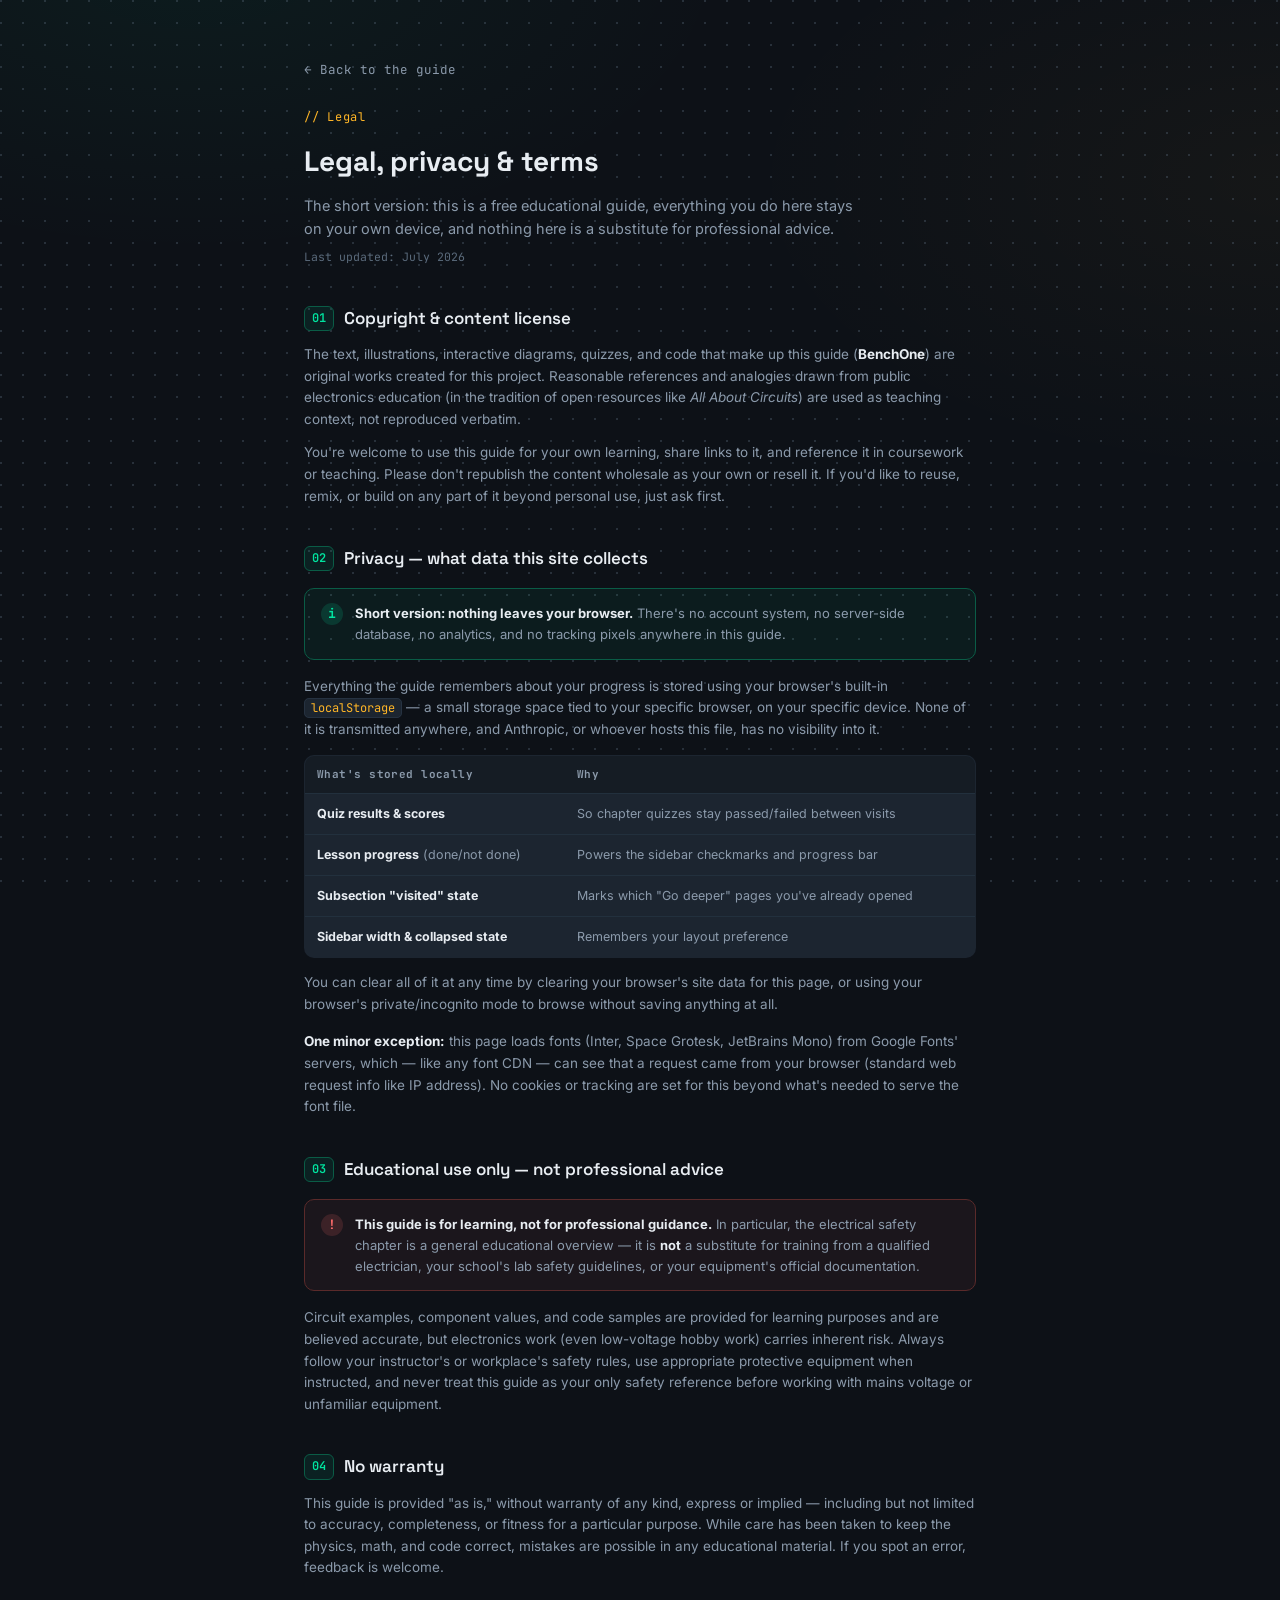
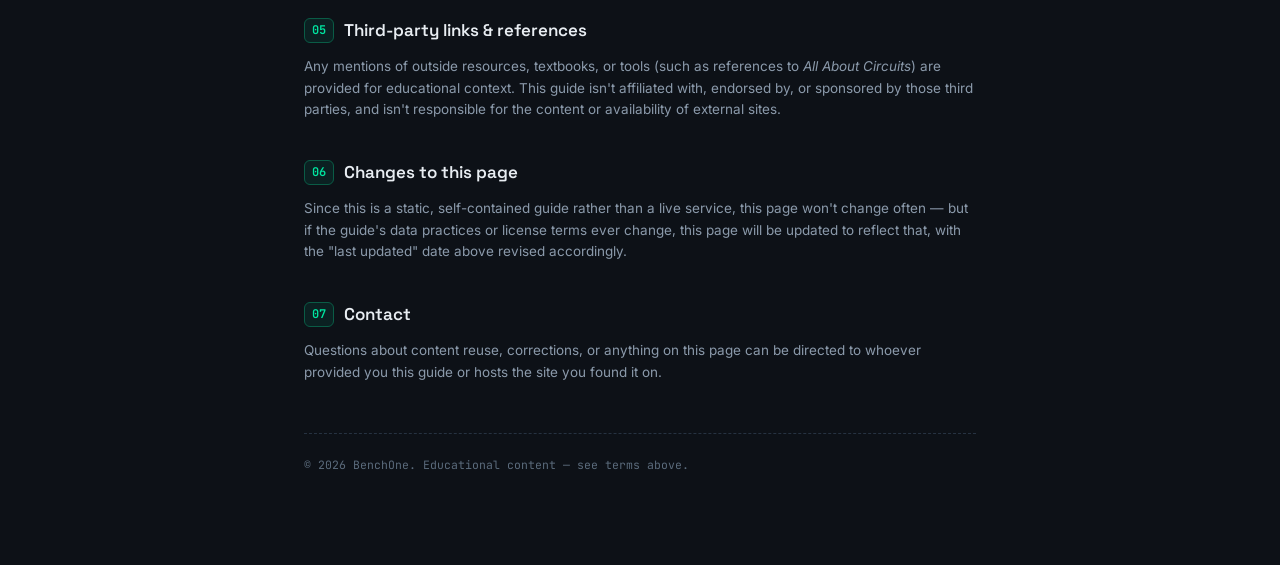
<file: legal.html>
<!DOCTYPE html>
<html lang="en">
<head>
<meta charset="UTF-8">
<meta name="viewport" content="width=device-width, initial-scale=1.0">
<title>Legal &amp; privacy — BenchOne</title>
<link rel="preconnect" href="https://fonts.googleapis.com">
<link href="https://fonts.googleapis.com/css2?family=Space+Grotesk:wght@400;500;600;700&family=Inter:wght@400;500;600;700&family=JetBrains+Mono:wght@400;500;700&display=swap" rel="stylesheet">
<style>
  :root{
    --bg:#0D1117;
    --surface:#151C24;
    --card:#1C2530;
    --card-hi:#232E3C;
    --trace:#00E5A0;
    --trace-dim:#0A5C46;
    --copper:#FFB627;
    --copper-dim:#7A5E1A;
    --text:#E8EDF2;
    --muted:#5B6B7C;
    --muted-2:#8B9AAB;
    --danger:#FF6B6B;
    --radius:10px;
    --dot: rgba(91,107,124,0.35);
  }
  *{box-sizing:border-box; margin:0; padding:0;}
  html{scroll-behavior:smooth;}
  body{
    background:
      radial-gradient(circle at 1px 1px, var(--dot) 1px, transparent 1px),
      radial-gradient(ellipse 900px 500px at 15% -5%, rgba(0,229,160,0.05), transparent 60%),
      radial-gradient(ellipse 900px 500px at 100% 20%, rgba(255,182,39,0.035), transparent 60%);
    background-size: 22px 22px, auto, auto;
    background-color: var(--bg);
    background-attachment: fixed;
    color:var(--text);
    font-family:'Inter', sans-serif;
    min-height:100vh;
    line-height:1.6;
  }
  ::selection{ background:var(--trace); color:#04140F; }

  .page{
    max-width:720px;
    margin:0 auto;
    padding:56px 24px 90px;
  }

  .back-link{
    display:inline-flex; align-items:center; gap:6px;
    font-family:'JetBrains Mono', monospace; font-size:12.5px;
    color:var(--muted-2); text-decoration:none;
    margin-bottom:28px; transition:color .15s ease;
  }
  .back-link:hover{ color:var(--trace); }

  .eyebrow{
    font-family:'JetBrains Mono', monospace; font-size:12px; color:var(--copper);
    letter-spacing:0.06em; margin-bottom:12px;
  }
  h1{
    font-family:'Space Grotesk', sans-serif; font-size:28px; font-weight:700;
    margin-bottom:10px;
  }
  .dek{
    font-size:14.5px; color:var(--muted-2); margin-bottom:8px; max-width:560px;
  }
  .updated{
    font-family:'JetBrains Mono', monospace; font-size:11.5px; color:var(--muted);
    margin-bottom:36px;
  }

  h2{
    font-family:'Space Grotesk', sans-serif; font-size:17px; font-weight:600;
    margin:38px 0 12px;
    display:flex; align-items:center; gap:10px;
  }
  h2 .num{
    font-family:'JetBrains Mono', monospace; font-size:12px; color:var(--trace);
    background:rgba(0,229,160,0.08); border:1px solid var(--trace-dim);
    border-radius:6px; padding:2px 7px;
  }
  p{ font-size:13.5px; color:var(--muted-2); margin-bottom:12px; }
  p b{ color:var(--text); }
  p code{
    font-family:'JetBrains Mono', monospace; font-size:12px;
    background:var(--card); border:1px solid #263241; padding:1px 6px; border-radius:5px;
    color:var(--copper);
  }
  ul{ margin:0 0 12px 20px; }
  li{ font-size:13.5px; color:var(--muted-2); margin-bottom:6px; }
  li b{ color:var(--text); }
  a.inline{ color:var(--trace); text-decoration:none; border-bottom:1px dashed var(--trace-dim); }
  a.inline:hover{ border-bottom-style:solid; }

  .card{
    background:linear-gradient(160deg, var(--card-hi), var(--card) 60%);
    border:1px solid #2C3B4C; border-radius:var(--radius);
    padding:16px 18px; margin:14px 0;
  }
  .card p:last-child{ margin-bottom:0; }

  .warn-box{
    display:flex; gap:12px; align-items:flex-start;
    background:rgba(255,107,107,0.06); border:1px solid #5A2A2A;
    border-radius:var(--radius); padding:14px 16px; margin:16px 0;
  }
  .warn-box .ic{
    flex-shrink:0; width:22px; height:22px; border-radius:50%;
    background:rgba(255,107,107,0.15); color:var(--danger);
    display:flex; align-items:center; justify-content:center;
    font-family:'JetBrains Mono', monospace; font-size:13px; font-weight:700;
  }
  .warn-box p{ margin:0; color:var(--muted-2); font-size:13px; }
  .warn-box p b{ color:var(--text); }

  .info-box{
    display:flex; gap:12px; align-items:flex-start;
    background:rgba(0,229,160,0.05); border:1px solid var(--trace-dim);
    border-radius:var(--radius); padding:14px 16px; margin:16px 0;
  }
  .info-box .ic{
    flex-shrink:0; width:22px; height:22px; border-radius:50%;
    background:rgba(0,229,160,0.15); color:var(--trace);
    display:flex; align-items:center; justify-content:center;
    font-family:'JetBrains Mono', monospace; font-size:13px; font-weight:700;
  }
  .info-box p{ margin:0; color:var(--muted-2); font-size:13px; }
  .info-box p b{ color:var(--text); }

  .data-table{
    width:100%; border-collapse:collapse; font-size:12.5px; margin:14px 0;
    background:var(--card); border:1px solid #263241; border-radius:var(--radius); overflow:hidden;
  }
  .data-table th, .data-table td{
    text-align:left; padding:10px 12px; border-bottom:1px solid #22303D;
  }
  .data-table th{
    font-family:'JetBrains Mono', monospace; font-size:11px; color:var(--muted-2);
    background:var(--surface); letter-spacing:0.04em;
  }
  .data-table td{ color:var(--muted-2); }
  .data-table td b{ color:var(--text); }
  .data-table tr:last-child td{ border-bottom:none; }

  footer.page-footer{
    margin-top:50px; padding-top:22px; border-top:1px dashed #263241;
    font-family:'JetBrains Mono', monospace; font-size:11.5px; color:var(--muted);
  }

  @media (max-width:600px){
    .page{ padding:36px 18px 70px; }
    h1{ font-size:23px; }
  }
</style>
</head>
<body>

<div class="page">
  <a class="back-link" href="index.html">← Back to the guide</a>

  <div class="eyebrow">// Legal</div>
  <h1>Legal, privacy &amp; terms</h1>
  <p class="dek">The short version: this is a free educational guide, everything you do here stays on your own device, and nothing here is a substitute for professional advice.</p>
  <div class="updated">Last updated: July 2026</div>

  <h2><span class="num">01</span>Copyright &amp; content license</h2>
  <p>The text, illustrations, interactive diagrams, quizzes, and code that make up this guide (<b>BenchOne</b>) are original works created for this project. Reasonable references and analogies drawn from public electronics education (in the tradition of open resources like <i>All About Circuits</i>) are used as teaching context, not reproduced verbatim.</p>
  <p>You're welcome to use this guide for your own learning, share links to it, and reference it in coursework or teaching. Please don't republish the content wholesale as your own or resell it. If you'd like to reuse, remix, or build on any part of it beyond personal use, just ask first.</p>

  <h2><span class="num">02</span>Privacy — what data this site collects</h2>
  <div class="info-box">
    <span class="ic">i</span>
    <p><b>Short version: nothing leaves your browser.</b> There's no account system, no server-side database, no analytics, and no tracking pixels anywhere in this guide.</p>
  </div>
  <p>Everything the guide remembers about your progress is stored using your browser's built-in <code>localStorage</code> — a small storage space tied to your specific browser, on your specific device. None of it is transmitted anywhere, and Anthropic, or whoever hosts this file, has no visibility into it.</p>

  <table class="data-table">
    <tr><th>What's stored locally</th><th>Why</th></tr>
    <tr><td><b>Quiz results &amp; scores</b></td><td>So chapter quizzes stay passed/failed between visits</td></tr>
    <tr><td><b>Lesson progress</b> (done/not done)</td><td>Powers the sidebar checkmarks and progress bar</td></tr>
    <tr><td><b>Subsection "visited" state</b></td><td>Marks which "Go deeper" pages you've already opened</td></tr>
    <tr><td><b>Sidebar width &amp; collapsed state</b></td><td>Remembers your layout preference</td></tr>
  </table>

  <p>You can clear all of it at any time by clearing your browser's site data for this page, or using your browser's private/incognito mode to browse without saving anything at all.</p>

  <p style="margin-top:16px;"><b>One minor exception:</b> this page loads fonts (Inter, Space Grotesk, JetBrains Mono) from Google Fonts' servers, which — like any font CDN — can see that a request came from your browser (standard web request info like IP address). No cookies or tracking are set for this beyond what's needed to serve the font file.</p>

  <h2><span class="num">03</span>Educational use only — not professional advice</h2>
  <div class="warn-box">
    <span class="ic">!</span>
    <p><b>This guide is for learning, not for professional guidance.</b> In particular, the electrical safety chapter is a general educational overview — it is <b>not</b> a substitute for training from a qualified electrician, your school's lab safety guidelines, or your equipment's official documentation.</p>
  </div>
  <p>Circuit examples, component values, and code samples are provided for learning purposes and are believed accurate, but electronics work (even low-voltage hobby work) carries inherent risk. Always follow your instructor's or workplace's safety rules, use appropriate protective equipment when instructed, and never treat this guide as your only safety reference before working with mains voltage or unfamiliar equipment.</p>

  <h2><span class="num">04</span>No warranty</h2>
  <p>This guide is provided "as is," without warranty of any kind, express or implied — including but not limited to accuracy, completeness, or fitness for a particular purpose. While care has been taken to keep the physics, math, and code correct, mistakes are possible in any educational material. If you spot an error, feedback is welcome.</p>

  <h2><span class="num">05</span>Third-party links &amp; references</h2>
  <p>Any mentions of outside resources, textbooks, or tools (such as references to <i>All About Circuits</i>) are provided for educational context. This guide isn't affiliated with, endorsed by, or sponsored by those third parties, and isn't responsible for the content or availability of external sites.</p>

  <h2><span class="num">06</span>Changes to this page</h2>
  <p>Since this is a static, self-contained guide rather than a live service, this page won't change often — but if the guide's data practices or license terms ever change, this page will be updated to reflect that, with the "last updated" date above revised accordingly.</p>

  <h2><span class="num">07</span>Contact</h2>
  <p>Questions about content reuse, corrections, or anything on this page can be directed to whoever provided you this guide or hosts the site you found it on.</p>

  <footer class="page-footer">
    © 2026 BenchOne. Educational content — see terms above.
  </footer>
</div>

</body>
</html>
</file>
<file: style.css>
:root{
    --bg:#0D1117;
    --surface:#151C24;
    --card:#1C2530;
    --card-hi:#232E3C;
    --trace:#00E5A0;
    --trace-dim:#0A5C46;
    --copper:#FFB627;
    --copper-dim:#7A5E1A;
    --text:#E8EDF2;
    --muted:#5B6B7C;
    --muted-2:#8B9AAB;
    --danger:#FF6B6B;
    --blue:#4DA3FF;
    --blue-dim:#1E4A7A;
    --violet:#B565F5;
    --violet-dim:#5A2E7A;
    --radius:10px;
    --dot: rgba(91,107,124,0.35);
  }
  *{box-sizing:border-box; margin:0; padding:0;}
  html{scroll-behavior:smooth;}
  body{
    background:
      radial-gradient(circle at 1px 1px, var(--dot) 1px, transparent 1px),
      radial-gradient(ellipse 900px 500px at 15% -5%, rgba(0,229,160,0.05), transparent 60%),
      radial-gradient(ellipse 900px 500px at 100% 20%, rgba(255,182,39,0.035), transparent 60%);
    background-size: 22px 22px, auto, auto;
    background-color: var(--bg);
    background-attachment: fixed;
    color:var(--text);
    font-family:'Inter', sans-serif;
    min-height:100vh;
    line-height:1.5;
  }
  ::selection{ background:var(--trace); color:#04140F; }

  a{color:inherit;}

  .sr-only{
    position:absolute; width:1px; height:1px; padding:0; margin:-1px;
    overflow:hidden; clip:rect(0,0,0,0); white-space:nowrap; border:0;
  }
  .skip-link{
    position:absolute; left:8px; top:-48px; z-index:1000;
    background:var(--trace); color:#04140F; padding:10px 16px;
    border-radius:6px; font-weight:700; text-decoration:none;
    transition:top .15s ease;
  }
  .skip-link:focus{ top:8px; }

  /* ---------- Shared: focus rings, custom range sliders, feedback keyframes ---------- */
  button:focus-visible, select:focus-visible, input:focus-visible, [tabindex]:focus-visible{
    outline:2px solid var(--trace); outline-offset:2px; border-radius:4px;
  }
  input[type=range]{
    -webkit-appearance:none; appearance:none; height:6px; border-radius:100px;
    background:linear-gradient(90deg, var(--trace-dim) var(--fill,50%), #232E3C var(--fill,50%));
    cursor:pointer; transition:box-shadow .15s ease;
  }
  input[type=range]::-webkit-slider-thumb{
    -webkit-appearance:none; appearance:none; width:18px; height:18px; border-radius:50%;
    background:var(--trace); border:3px solid #04140F; box-shadow:0 0 0 1px var(--trace), 0 2px 6px rgba(0,0,0,0.5);
    cursor:grab; transition:transform .12s ease, box-shadow .12s ease;
  }
  input[type=range]::-webkit-slider-thumb:hover{ transform:scale(1.15); box-shadow:0 0 0 1px var(--trace), 0 0 12px var(--trace); }
  input[type=range]:active::-webkit-slider-thumb{ cursor:grabbing; transform:scale(1.05); }
  input[type=range]::-moz-range-thumb{
    width:18px; height:18px; border-radius:50%; background:var(--trace); border:3px solid #04140F;
    box-shadow:0 0 0 1px var(--trace), 0 2px 6px rgba(0,0,0,0.5); cursor:grab;
  }
  input[type=range]::-moz-range-track{ height:6px; border-radius:100px; background:#232E3C; }
  input[type=range]::-moz-range-progress{ height:6px; border-radius:100px; background:var(--trace-dim); }

  @keyframes shakeX{
    10%,90%{ transform:translateX(-1px); } 20%,80%{ transform:translateX(2px); }
    30%,50%,70%{ transform:translateX(-4px); } 40%,60%{ transform:translateX(4px); }
  }
  .shake{ animation:shakeX .4s ease; }
  @keyframes pulseGood{
    0%{ box-shadow:0 0 0 0 rgba(0,229,160,0.45); } 100%{ box-shadow:0 0 0 14px rgba(0,229,160,0); }
  }
  .pulse-good{ animation:pulseGood .6s ease-out; }
  @keyframes popIn{
    0%{ transform:scale(0.85); opacity:0; } 60%{ transform:scale(1.04); opacity:1; } 100%{ transform:scale(1); }
  }
  @media (prefers-reduced-motion: reduce){
    *, *::before, *::after{ animation-duration:0.001ms !important; animation-iteration-count:1 !important; transition-duration:0.001ms !important; }
  }

  /* ---------- Layout shell ---------- */
  .shell{
    display:flex;
    min-height:100vh;
  }
  @media (max-width:600px){
    .shell{ flex-direction:column; }
  }

  /* ---------- Sidebar (component drawer rail) ---------- */
  .rail{
    width:260px;
    flex-shrink:0;
    background:linear-gradient(180deg, var(--surface), #0F151C);
    border-right:1px solid #22303D;
    position:sticky;
    top:0;
    height:100vh;
    overflow-y:auto;
    padding:24px 0 24px 0;
    z-index:10;
    position:sticky;
    transition:margin-left .2s ease, opacity .15s ease;
  }
  .rail.collapsed{
    margin-left:-260px;
    opacity:0;
    pointer-events:none;
  }
  .rail-open-btn{
    position:fixed;
    top:16px;
    left:16px;
    z-index:30;
    width:38px; height:38px;
    border-radius:8px;
    border:1px solid #2A3846;
    background:var(--card);
    color:var(--text);
    font-size:15px;
    cursor:pointer;
    display:flex; align-items:center; justify-content:center;
    transition:background .15s ease, border-color .15s ease;
  }
  .rail-open-btn:hover{ background:var(--card-hi); border-color:var(--trace-dim); }
  .rail-open-btn[hidden]{ display:none !important; }
  @media (max-width:900px){
    .rail-open-btn{ display:none !important; }
  }
  .rail-resize-handle{
    position:absolute;
    top:0; right:-3px;
    width:6px; height:100%;
    cursor:col-resize;
    z-index:11;
  }
  .rail-resize-handle:hover, .rail-resize-handle.active{ background:rgba(0,229,160,0.18); }
  @media (max-width:900px){
    .rail-resize-handle{ display:none; }
  }
  @media (max-width:600px){
    .rail{ width:100% !important; height:auto; position:static; border-right:none; border-bottom:1px solid #22303D; padding:16px; overflow-y:visible; }
    .rail.collapsed{ margin-left:0; }
  }
  .rail-brand{
    padding:0 22px 22px 22px;
    border-bottom:1px dashed #2A3846;
    margin-bottom:14px;
  }
  .rail-brand-row{
    display:flex;
    align-items:center;
    justify-content:space-between;
    gap:8px;
  }
  .rail-brand-actions{
    display:flex;
    gap:6px;
    flex-shrink:0;
  }
  .rail-icon-btn{
    width:26px; height:26px;
    border-radius:6px;
    border:1px solid #2A3846;
    background:var(--card);
    color:var(--muted-2);
    font-size:12px;
    cursor:pointer;
    display:flex; align-items:center; justify-content:center;
    transition:background .15s ease, color .15s ease, border-color .15s ease;
  }
  .rail-icon-btn:hover{ background:var(--card-hi); color:var(--text); border-color:var(--trace-dim); }
  .rail-progress{ margin-top:14px; }
  .rail-progress-track{
    width:100%; height:5px; border-radius:100px;
    background:#232E3C; overflow:hidden;
  }
  .rail-progress-fill{
    height:100%; width:0%; border-radius:100px;
    background:linear-gradient(90deg, var(--trace-dim), var(--trace));
    transition:width .3s ease;
  }
  .rail-progress-label{
    font-family:'JetBrains Mono', monospace;
    font-size:10px;
    color:var(--muted-2);
    margin-top:6px;
    letter-spacing:0.03em;
  }
  .rail-brand .chip{
    display:inline-flex;
    align-items:center;
    gap:6px;
    font-family:'JetBrains Mono', monospace;
    font-size:10px;
    letter-spacing:0.12em;
    color:var(--trace);
    background:rgba(0,229,160,0.08);
    border:1px solid var(--trace-dim);
    padding:3px 8px;
    border-radius:100px;
    margin-bottom:10px;
  }
  .rail-brand .chip::before{
    content:'';
    width:6px; height:6px;
    border-radius:50%;
    background:var(--trace);
    box-shadow:0 0 6px var(--trace);
  }
  .rail-brand h1{
    font-family:'Space Grotesk', sans-serif;
    font-size:20px;
    font-weight:700;
    letter-spacing:-0.01em;
  }
  .rail-brand p{
    font-size:12px;
    color:var(--muted-2);
    margin-top:4px;
  }

  .rail nav{ padding:6px 12px; }
  .rail-group-label{
    font-family:'JetBrains Mono', monospace;
    font-size:10px;
    letter-spacing:0.14em;
    color:var(--muted);
    padding:14px 10px 6px 10px;
    text-transform:uppercase;
  }
  .rail-item{
    display:flex;
    align-items:center;
    gap:10px;
    width:100%;
    text-align:left;
    background:none;
    border:none;
    color:var(--muted-2);
    font-family:'Inter', sans-serif;
    font-size:13.5px;
    font-weight:500;
    padding:9px 10px;
    border-radius:8px;
    cursor:pointer;
    position:relative;
    transition:background .15s ease, color .15s ease;
  }
  .rail-item .pin{
    width:8px; height:8px;
    border-radius:50%;
    border:1.5px solid #3A4A5A;
    flex-shrink:0;
    transition:all .2s ease;
  }
  .rail-item:hover{ background:var(--card); color:var(--text); }
  .rail-item.active{ background:linear-gradient(90deg, rgba(0,229,160,0.08), var(--card-hi)); color:var(--text); box-shadow:inset 2px 0 0 var(--trace); }
  .rail-item.active .pin{
    background:var(--trace);
    border-color:var(--trace);
    box-shadow:0 0 10px var(--trace);
  }
  .rail-item .num{
    font-family:'JetBrains Mono', monospace;
    font-size:10px;
    color:var(--muted);
    margin-left:auto;
  }
  .rail-item.done .num{ display:none; }
  .rail-item .done-mark{
    display:none;
    margin-left:auto;
    color:var(--trace);
    font-size:12px;
    font-weight:700;
  }
  .rail-item.done .done-mark{ display:inline-block; }
  .rail-item.done .pin{
    background:var(--trace-dim);
    border-color:var(--trace-dim);
  }

  /* ---------- Main ---------- */
  .main{
    flex:1;
    min-width:0;
    padding:48px 56px 120px 56px;
    max-width:980px;
  }
  section{ scroll-margin-top:32px; display:none; }
  section.active{ display:block; animation:fadeUp .4s ease; }
  @keyframes fadeUp{ from{opacity:0; transform:translateY(8px);} to{opacity:1; transform:translateY(0);} }
  @media (max-width:900px){
    .content{ padding:32px 40px 120px 40px; }
    h2.title{ font-size:28px; }
  }
  @media (max-width:600px){
    .content{ padding:24px 16px 80px 16px; max-width:100%; }
    h2.title{ font-size:22px; }
    h3{ font-size:17px; margin:24px 0 10px 0; }
    .dek{ font-size:14px; margin-bottom:24px; }
  }

  .eyebrow{
    font-family:'JetBrains Mono', monospace;
    font-size:11px;
    letter-spacing:0.14em;
    color:var(--copper);
    text-transform:uppercase;
    margin-bottom:10px;
  }
  h2.title{
    font-family:'Space Grotesk', sans-serif;
    font-size:38px;
    font-weight:700;
    letter-spacing:-0.02em;
    margin-bottom:14px;
  }
  .dek{
    font-size:16px;
    color:var(--muted-2);
    max-width:640px;
    margin-bottom:36px;
  }

  h3{
    font-family:'Space Grotesk', sans-serif;
    font-size:21px;
    font-weight:600;
    margin:36px 0 14px 0;
    letter-spacing:-0.01em;
  }
  h3 .sub-eyebrow{
    display:block;
    font-family:'JetBrains Mono', monospace;
    font-size:10px;
    color:var(--muted);
    letter-spacing:0.1em;
    font-weight:400;
    margin-bottom:4px;
  }
  p.body-text{ color:var(--muted-2); font-size:14.5px; margin-bottom:12px; max-width:680px;}
  p.body-text strong{ color:var(--text); font-weight:600;}
  code.inline{
    font-family:'JetBrains Mono', monospace;
    background:var(--card);
    border:1px solid #2A3846;
    padding:1px 6px;
    border-radius:4px;
    font-size:13px;
    color:var(--trace);
  }

  .card{
    background:linear-gradient(160deg, var(--card-hi), var(--card) 60%);
    border:1px solid #2C3B4C;
    border-radius:var(--radius);
    padding:20px;
    box-shadow:0 1px 0 rgba(255,255,255,0.03) inset, 0 10px 24px -14px rgba(0,0,0,0.55);
    position:relative;
  }
  .grid{ display:grid; gap:14px; }
  .grid-2{ grid-template-columns:1fr 1fr; }
  .grid-3{ grid-template-columns:repeat(3, 1fr); }
  @media (max-width: 720px){ .grid-2, .grid-3{ grid-template-columns:1fr; } }

  /* ---------- Hero / signature circuit ---------- */
  .hero-circuit{
    position:relative;
    height:200px;
    border-radius:var(--radius);
    background:var(--surface);
    border:1px solid #23303e;
    margin-bottom:36px;
    overflow:hidden;
  }
  .hero-circuit svg{ width:100%; height:100%; }
  .trace-path{
    fill:none;
    stroke:#233042;
    stroke-width:2;
  }
  .trace-flow{
    fill:none;
    stroke:var(--trace);
    stroke-width:2;
    stroke-dasharray:6 14;
    animation:flow 1.4s linear infinite;
    filter:drop-shadow(0 0 3px var(--trace));
  }
  @keyframes flow{ to{ stroke-dashoffset:-40; } }
  .node{ fill:var(--card-hi); stroke:#3A4A5A; stroke-width:1.5; }
  .node.hot{ stroke:var(--trace); }
  .hero-label{
    position:absolute; font-family:'JetBrains Mono', monospace; font-size:10px; color:var(--muted-2); letter-spacing:.05em;
  }

  /* ---------- Component cards ---------- */
  .comp-card{
    background:linear-gradient(160deg, var(--card-hi), var(--card) 60%);
    border:1px solid #2C3B4C;
    border-radius:var(--radius);
    padding:18px;
    transition:border-color .15s ease, transform .15s ease, box-shadow .15s ease;
    box-shadow:0 8px 20px -16px rgba(0,0,0,0.5);
  }
  .comp-card:hover{ border-color:var(--trace-dim); transform:translateY(-2px); box-shadow:0 14px 28px -16px rgba(0,229,160,0.2); }
  .comp-glyph{
    width:44px; height:44px;
    border-radius:8px;
    background:linear-gradient(160deg, #202A35, var(--surface));
    border:1px solid #2A3846;
    display:flex; align-items:center; justify-content:center;
    margin-bottom:12px;
    box-shadow:inset 0 1px 0 rgba(255,255,255,0.04);
  }
  .comp-glyph svg{ width:26px; height:26px; }
  .comp-card h4{
    font-family:'Space Grotesk', sans-serif;
    font-size:15px;
    font-weight:600;
    margin-bottom:6px;
  }
  .comp-card p{ font-size:13px; color:var(--muted-2); margin-bottom:8px; }
  .comp-tag{
    display:inline-block;
    font-family:'JetBrains Mono', monospace;
    font-size:10px;
    color:var(--copper);
    background:rgba(255,182,39,0.08);
    border:1px solid var(--copper-dim);
    padding:2px 7px;
    border-radius:100px;
  }

  /* ---------- Ohm's law calculator ---------- */
  .ohm-wrap{ display:grid; grid-template-columns:1fr 1.1fr; gap:24px; align-items:start; }
  @media (max-width:800px){ .ohm-wrap{ grid-template-columns:1fr; } }
  .ohm-inputs.card{ padding:22px; }
  .ohm-inputs .field{
    margin-bottom:18px; padding:14px 14px 12px 14px; border-radius:9px; border:1px solid transparent;
    transition:border-color .2s ease, background .2s ease;
  }
  .ohm-inputs .field:last-child{ margin-bottom:0; }
  .ohm-inputs .field.is-locked{ border-color:var(--copper-dim); background:rgba(255,182,39,0.04); }
  .ohm-inputs label{
    display:flex; justify-content:space-between; align-items:center;
    font-family:'JetBrains Mono', monospace; font-size:11px; color:var(--muted-2); margin-bottom:10px; letter-spacing:0.06em;
  }
  .lock-btn{
    display:inline-flex; align-items:center; gap:4px;
    background:none; border:1px solid #2A3846; color:var(--muted);
    font-family:'JetBrains Mono', monospace; font-size:9px; letter-spacing:0.06em; padding:3px 8px 3px 6px; border-radius:100px; cursor:pointer;
    transition:all .15s ease;
  }
  .lock-btn.locked{ color:var(--copper); border-color:var(--copper); background:rgba(255,182,39,0.1); }
  .lock-btn:hover{ color:var(--text); border-color:var(--muted-2); }
  .lock-btn.locked:hover{ color:var(--copper); border-color:var(--copper); }
  .ohm-inputs input[type=range]{
    width:100%; margin-bottom:2px;
  }
  .ohm-val{
    font-family:'JetBrains Mono', monospace; font-size:28px; font-weight:700; color:var(--text);
    letter-spacing:-0.01em; transition:color .15s ease, text-shadow .15s ease;
    text-shadow:0 0 18px rgba(0,229,160,0.18);
  }
  .ohm-val span{ font-size:14px; color:var(--muted-2); font-weight:400; margin-left:2px; }
  .ohm-diagram{
    background:radial-gradient(ellipse at 50% 30%, rgba(0,229,160,0.07), transparent 60%), linear-gradient(180deg, #171F29, var(--surface));
    border:1px solid #263647; border-radius:var(--radius);
    padding:16px; display:flex; align-items:center; justify-content:center; min-height:220px;
    position:relative; overflow:hidden;
    box-shadow:0 14px 30px -18px rgba(0,0,0,0.6), inset 0 1px 0 rgba(255,255,255,0.03);
  }
  .ohm-diagram::before{
    content:''; position:absolute; inset:0;
    background-image:radial-gradient(circle at 1px 1px, rgba(91,107,124,0.18) 1px, transparent 1px);
    background-size:16px 16px; pointer-events:none;
  }
  .ohm-formula{
    text-align:center; font-family:'JetBrains Mono', monospace; margin-top:14px; color:var(--muted-2); font-size:12px;
    background:linear-gradient(160deg, var(--card-hi), var(--card)); border:1px solid #2C3B4C; border-radius:8px; padding:10px 14px;
    box-shadow:0 6px 16px -10px rgba(0,0,0,0.5);
  }
  .ohm-formula b{ color:var(--trace); }
  .ohm-scenario{
    display:flex; align-items:center; gap:10px; margin-top:14px; padding:12px 14px;
    background:rgba(255,182,39,0.05); border:1px solid var(--copper-dim); border-radius:9px;
  }
  .ohm-scenario .glyph{ font-size:16px; flex-shrink:0; }
  .ohm-scenario p{ margin:0; font-size:12.5px; color:var(--muted-2); }
  .ohm-scenario b{ color:var(--copper); }

  /* ---------- Resistor decoder ---------- */
  .resistor-visual{
    background:radial-gradient(ellipse at 50% 35%, rgba(255,182,39,0.06), transparent 60%), linear-gradient(180deg, #171F29, var(--surface));
    border:1px solid #263647; border-radius:var(--radius);
    padding:32px 26px; display:flex; align-items:center; justify-content:center; margin-bottom:18px;
    position:relative; overflow:hidden;
    box-shadow:0 14px 30px -18px rgba(0,0,0,0.6), inset 0 1px 0 rgba(255,255,255,0.03);
  }
  .resistor-visual::before{
    content:''; position:absolute; inset:0;
    background-image:radial-gradient(circle at 1px 1px, rgba(91,107,124,0.16) 1px, transparent 1px);
    background-size:18px 18px; pointer-events:none;
  }
  .resistor-visual svg{ position:relative; filter:drop-shadow(0 8px 20px rgba(0,0,0,0.45)); }
  .resistor-visual svg rect[id^="band"]{ transition:fill .18s ease; }
  .band-select-row{ display:grid; grid-template-columns:repeat(4, 1fr); gap:10px; margin-bottom:18px; }
  @media (max-width:700px){ .band-select-row{ grid-template-columns:1fr 1fr; } }
  .band-select-row > div{
    padding:10px; border-radius:9px; border:1px solid #263241; background:var(--card);
    transition:border-color .15s ease;
  }
  .band-select-row > div:focus-within{ border-color:var(--trace-dim); }
  .band-select-row label{
    display:flex; align-items:center; gap:6px; font-family:'JetBrains Mono', monospace; font-size:9.5px; color:var(--muted-2); margin-bottom:7px; letter-spacing:0.06em;
  }
  .band-swatch{ width:9px; height:9px; border-radius:2px; display:inline-block; border:1px solid rgba(255,255,255,0.15); }
  select{
    width:100%; background:var(--surface); border:1px solid #2A3846; color:var(--text);
    padding:8px 10px; border-radius:7px; font-family:'Inter', sans-serif; font-size:13px; cursor:pointer;
    transition:border-color .15s ease;
  }
  select:hover{ border-color:var(--muted); }
  .resistor-readout{
    text-align:center; font-family:'JetBrains Mono', monospace; font-size:30px; font-weight:700; color:var(--trace);
    padding:16px; background:linear-gradient(160deg, rgba(0,229,160,0.1), rgba(0,229,160,0.03)); border:1px solid var(--trace-dim); border-radius:var(--radius);
    transition:box-shadow .2s ease; letter-spacing:-0.01em;
    text-shadow:0 0 20px rgba(0,229,160,0.3);
    box-shadow:0 10px 24px -16px rgba(0,229,160,0.25), inset 0 1px 0 rgba(255,255,255,0.04);
  }
  .resistor-readout span{ display:block; font-size:11.5px; color:var(--muted-2); font-weight:400; margin-top:6px; letter-spacing:0.02em; }

  /* ---------- Steps ---------- */
  .steps{ list-style:none; counter-reset:step; }
  .step{
    display:grid; grid-template-columns:36px 1fr; gap:16px;
    padding:16px 0; border-bottom:1px solid #232E3C;
  }
  .step:last-child{ border-bottom:none; }
  .step-num{
    counter-increment:step;
    font-family:'JetBrains Mono', monospace; font-weight:700; color:var(--bg);
    background:var(--trace); width:30px; height:30px; border-radius:7px;
    display:flex; align-items:center; justify-content:center; font-size:13px;
  }
  .step h4{ font-family:'Space Grotesk', sans-serif; font-size:15px; margin-bottom:4px; }
  .step p{ font-size:13.5px; color:var(--muted-2); }

  .warn-box{
    display:flex; gap:12px; align-items:flex-start;
    background:rgba(255,107,107,0.06); border:1px solid #5A2A2A; border-radius:var(--radius);
    padding:14px 16px; margin:18px 0;
  }
  .warn-box .ic{ color:var(--danger); font-family:'JetBrains Mono', monospace; font-weight:700; font-size:14px; }
  .warn-box p{ font-size:13px; color:#E8B4B4; margin:0; }

  /* ---------- Troubleshoot flow ---------- */
  .flow-node{
    background:var(--card); border:1px solid #263241; border-radius:var(--radius);
    padding:16px 18px; margin-bottom:2px; position:relative;
  }
  .flow-node.q::before{
    content:'?'; position:absolute; top:14px; right:16px; font-family:'JetBrains Mono', monospace; color:var(--copper); font-weight:700;
  }
  .flow-connector{
    width:1px; height:22px; background:linear-gradient(var(--trace-dim), transparent); margin-left:24px;
  }
  .flow-branch{ display:grid; grid-template-columns:1fr 1fr; gap:14px; margin:10px 0 18px 0; }
  @media (max-width:700px){ .flow-branch{ grid-template-columns:1fr; } }
  .flow-branch .card{ font-size:13px; }
  .flow-branch .yn{
    font-family:'JetBrains Mono', monospace; font-size:10px; letter-spacing:0.1em; margin-bottom:6px; display:inline-block;
    padding:2px 8px; border-radius:100px;
  }
  .yn.yes{ color:var(--trace); background:rgba(0,229,160,0.08); border:1px solid var(--trace-dim); }
  .yn.no{ color:var(--danger); background:rgba(255,107,107,0.08); border:1px solid #5A2A2A; }

  /* ---------- Quiz ---------- */
  .quiz-card{
    background:linear-gradient(160deg, var(--card-hi), var(--card) 60%); border:1px solid #2C3B4C; border-radius:var(--radius); padding:22px; margin-bottom:16px;
    transition:border-color .2s ease, box-shadow .2s ease;
    box-shadow:0 10px 24px -16px rgba(0,0,0,0.5);
  }
  .quiz-card.answered-correct{ border-color:var(--trace-dim); box-shadow:0 10px 24px -16px rgba(0,229,160,0.25); }
  .quiz-card.answered-wrong{ border-color:#4A2A2A; box-shadow:0 10px 24px -16px rgba(255,107,107,0.2); }
  .quiz-q{ font-family:'Space Grotesk', sans-serif; font-size:15.5px; font-weight:600; margin-bottom:14px; display:flex; align-items:flex-start; gap:10px; }
  .quiz-q .qnum{
    flex-shrink:0; font-family:'JetBrains Mono',monospace; font-size:11px; font-weight:700; color:var(--muted);
    background:var(--surface); border:1px solid #2A3846; border-radius:6px; width:24px; height:24px;
    display:flex; align-items:center; justify-content:center; margin-top:1px;
  }
  .quiz-opts{ display:grid; gap:8px; }
  .quiz-opt{
    text-align:left; background:linear-gradient(160deg, #1A222C, var(--surface)); border:1px solid #2A3846; color:var(--muted-2);
    padding:11px 14px; border-radius:8px; font-size:13.5px; font-family:'Inter', sans-serif; cursor:pointer;
    transition:all .15s ease; display:flex; align-items:center; gap:10px;
  }
  .quiz-opt:hover:not(:disabled){ border-color:var(--trace-dim); color:var(--text); transform:translateX(2px); box-shadow:0 6px 16px -10px rgba(0,229,160,0.25); }
  .quiz-opt .opt-mark{
    flex-shrink:0; width:16px; height:16px; border-radius:50%; border:1.5px solid currentColor; opacity:0.4;
    display:flex; align-items:center; justify-content:center; font-size:10px; font-weight:700;
  }
  .quiz-opt.correct{ border-color:var(--trace); background:linear-gradient(160deg, rgba(0,229,160,0.16), rgba(0,229,160,0.06)); color:var(--text); animation:popIn .3s ease; box-shadow:0 0 0 1px var(--trace-dim), 0 10px 24px -14px rgba(0,229,160,0.35); }
  .quiz-opt.correct .opt-mark{ opacity:1; background:var(--trace); border-color:var(--trace); color:#04140F; box-shadow:0 0 10px rgba(0,229,160,0.6); }
  .quiz-opt.correct .opt-mark::before{ content:'✓'; }
  .quiz-opt.wrong{ border-color:var(--danger); background:linear-gradient(160deg, rgba(255,107,107,0.12), rgba(255,107,107,0.04)); color:var(--text); }
  .quiz-opt.wrong .opt-mark{ opacity:1; border-color:var(--danger); color:var(--danger); }
  .quiz-opt.wrong .opt-mark::before{ content:'✕'; }
  .quiz-opt:disabled{ cursor:default; }
  .quiz-explain{
    margin-top:10px; font-size:12.5px; color:var(--muted-2); display:none; padding-top:10px; border-top:1px dashed #2A3846;
  }
  .quiz-explain.show{ display:block; animation:fadeUp .3s ease; }
  .quiz-score{
    text-align:center; font-family:'JetBrains Mono', monospace; font-size:14px; color:var(--copper); margin-bottom:20px;
    padding:12px; background:linear-gradient(160deg, rgba(255,182,39,0.1), rgba(255,182,39,0.03)); border:1px solid var(--copper-dim); border-radius:var(--radius);
    box-shadow:0 8px 20px -14px rgba(255,182,39,0.3);
  }

  /* ---------- Footer nav (prev/next) ---------- */
  .section-nav{
    display:flex; justify-content:space-between; margin-top:48px; padding-top:24px; border-top:1px dashed #2A3846;
  }
  .nav-btn{
    background:linear-gradient(160deg, var(--card-hi), var(--card)); border:1px solid #2C3B4C; color:var(--text);
    font-family:'Inter', sans-serif; font-size:13px; font-weight:500;
    padding:11px 18px; border-radius:8px; cursor:pointer; display:flex; align-items:center; gap:8px;
    transition:border-color .15s ease, box-shadow .15s ease, transform .15s ease;
    box-shadow:0 6px 16px -12px rgba(0,0,0,0.5);
  }
  .nav-btn:hover:not(:disabled){ border-color:var(--trace-dim); transform:translateY(-1px); box-shadow:0 10px 22px -14px rgba(0,229,160,0.25); }
  .nav-btn .arrow{ color:var(--trace); font-family:'JetBrains Mono', monospace; }
  .nav-btn:disabled{ opacity:0.3; cursor:default; }

  /* ---------- Static electricity: charge simulator (SVG) ---------- */
  .charge-sim{
    background:radial-gradient(ellipse at 50% 0%, rgba(0,229,160,0.06), transparent 55%), linear-gradient(180deg, #171F29, var(--surface));
    border:1px solid #263647; border-radius:14px;
    padding:22px 22px 20px 22px; margin-bottom:14px;
    box-shadow:0 20px 40px -22px rgba(0,0,0,0.6), inset 0 1px 0 rgba(255,255,255,0.04);
  }
  .charge-stage{
    width:100%; max-width:460px; margin:0 auto;
    border-radius:10px;
    overflow:hidden;
    border:1px solid #1E2732;
    box-shadow:inset 0 0 30px rgba(0,0,0,0.35);
  }
  .charge-stage svg{ width:100%; height:auto; display:block; }
  .charge-controls{ max-width:460px; margin:16px auto 0 auto; }
  .charge-slider-row{ display:flex; align-items:center; gap:10px; margin-bottom:14px; }
  .charge-slider-row span{ font-family:'JetBrains Mono',monospace; font-size:10px; color:var(--muted-2); white-space:nowrap; letter-spacing:0.06em; }
  .charge-slider-row input[type=range]{ flex:1; accent-color:var(--trace); }
  .charge-btn-row{ display:flex; gap:10px; flex-wrap:wrap; align-items:center; }
  .charge-btn{
    display:inline-flex; align-items:center; gap:7px;
    background:linear-gradient(160deg, var(--card-hi), var(--card)); border:1px solid #2C3B4C; color:var(--text); font-family:'Inter',sans-serif;
    font-size:12.5px; font-weight:600; padding:9px 15px; border-radius:9px; cursor:pointer; transition:all .15s ease;
    box-shadow:0 4px 10px -6px rgba(0,0,0,0.4);
  }
  .charge-btn .ic{ font-size:13px; line-height:1; }
  .charge-btn:hover{ border-color:var(--trace-dim); transform:translateY(-1px); box-shadow:0 8px 18px -12px rgba(0,229,160,0.35); }
  .charge-btn.primary{
    border-color:var(--trace-dim);
    background:linear-gradient(160deg, rgba(0,229,160,0.16), rgba(0,229,160,0.04));
    color:var(--trace);
  }
  .charge-btn.primary:hover{ box-shadow:0 8px 20px -10px rgba(0,229,160,0.4); }
  .charge-btn.ghost{ background:transparent; color:var(--muted-2); border-color:#263647; box-shadow:none; }
  .charge-btn.ghost:hover{ color:var(--text); border-color:#3A4A5A; }
  .charge-btn.active{ border-color:var(--copper); color:var(--copper); background:linear-gradient(160deg, rgba(255,182,39,0.16), rgba(255,182,39,0.05)); box-shadow:0 0 16px rgba(255,182,39,0.22); }
  .charge-btn:disabled{ opacity:0.5; cursor:default; transform:none; }
  .charge-readout{
    font-family:'JetBrains Mono',monospace; font-size:12px; color:var(--muted-2);
    min-height:18px; margin-top:14px; padding:10px 12px;
    background:var(--card); border:1px solid #232E3C; border-radius:8px;
    line-height:1.5;
  }
  #balloonShadow{ transition:cx .25s cubic-bezier(.4,0,.2,1); }

  @media (prefers-reduced-motion: reduce){
    #balloonGroup, #hairStrands, #balloonShadow, #chargeAuraRing, #attractLines{ transition:none !important; }
  }


  /* ---------- Electron flow tube animation ---------- */
  .flow-tube{
    background:linear-gradient(180deg, #171F29, var(--surface)); border:1px solid #263647; border-radius:var(--radius);
    padding:18px; margin-bottom:14px; overflow:hidden;
    box-shadow:0 14px 28px -18px rgba(0,0,0,0.55), inset 0 1px 0 rgba(255,255,255,0.03);
  }
  .flow-tube svg{ width:100%; height:auto; }
  .electron-dot{
    fill:var(--trace); filter:drop-shadow(0 0 3px var(--trace));
    transition:cx .32s cubic-bezier(.4,0,.2,1), fill .2s ease, r .2s ease;
  }
  .electron-dot.entering{ fill:#FFB627; filter:drop-shadow(0 0 5px #FFB627); r:6; }
  .electron-dot.exiting{ fill:#FF6B6B; filter:drop-shadow(0 0 6px #FF6B6B); r:6; }
  .tube-push-glow{ opacity:0; transition:opacity .25s ease; }
  .tube-push-glow.active{ opacity:1; }
  .tube-caption{ min-height:18px; }

  /* ---------- Toggle switch row ---------- */
  .toggle-row{ display:flex; align-items:center; gap:12px; margin-bottom:10px; }
  .toggle-switch{
    width:44px; height:24px; border-radius:100px; background:var(--card); border:1px solid #2A3846;
    position:relative; cursor:pointer; flex-shrink:0;
  }
  .toggle-switch .knob{
    position:absolute; top:2px; left:2px; width:18px; height:18px; border-radius:50%;
    background:var(--muted); transition:all .2s ease;
  }
  .toggle-switch.on{ border-color:var(--trace-dim); background:rgba(0,229,160,0.08); }
  .toggle-switch.on .knob{ left:22px; background:var(--trace); box-shadow:0 0 6px var(--trace); }
  .toggle-switch.disabled{ opacity:.5; cursor:not-allowed; }

  /* ---------- Conductor / insulator lattice ---------- */
  .lattice-card{ position:relative; overflow:hidden; }
  .lattice-svg{ width:100%; height:auto; display:block; margin-top:10px; }
  .lattice-atom{ fill:#212C39; stroke:#324256; stroke-width:1.5; }
  .lattice-atom.insulator{ stroke:#4A3030; }
  .lattice-electron{ fill:var(--trace); filter:drop-shadow(0 0 3px var(--trace)); }
  .lattice-electron.bound{ fill:#FF6B6B; filter:drop-shadow(0 0 3px #FF6B6B); }
  @keyframes driftLoose{
    0%,100%{ transform:translate(0,0); }
    25%{ transform:translate(3px,-2px); }
    50%{ transform:translate(-2px,2px); }
    75%{ transform:translate(2px,3px); }
  }
  @keyframes orbitBound{
    from{ transform:rotate(0deg); }
    to{ transform:rotate(360deg); }
  }
  .lattice-electron.loose{ animation:driftLoose 2.6s ease-in-out infinite; }
  .lattice-electron.loose:nth-child(2n){ animation-duration:3.1s; animation-delay:-.6s; }
  .lattice-electron.loose:nth-child(3n){ animation-duration:2.2s; animation-delay:-1.2s; }
  .orbit-group{ animation:orbitBound 3.4s linear infinite; transform-origin:var(--ox) var(--oy); }
  .orbit-group:nth-child(2n){ animation-duration:4.1s; animation-direction:reverse; }

  /* ---------- Conventional vs electron flow diagram ---------- */
  .flow-compare{
    display:grid; grid-template-columns:1fr; gap:14px; margin:16px 0;
  }
  @media(min-width:720px){ .flow-compare{ grid-template-columns:1fr 1fr; } }
  .flow-compare-card{ text-align:center; }
  .flow-compare-card .flow-compare-label{
    font-family:'JetBrains Mono',monospace; font-size:11.5px; letter-spacing:.03em;
    text-transform:uppercase; color:var(--muted-2); margin-bottom:8px; display:block;
  }
  .flow-arrow-svg{ width:100%; height:auto; }
  .flow-particle{ filter:drop-shadow(0 0 4px currentColor); }
  @keyframes flowRight{ from{ transform:translateX(0); } to{ transform:translateX(220px); } }
  @keyframes flowLeft{ from{ transform:translateX(0); } to{ transform:translateX(-220px); } }
  .flow-conventional .flow-particle{ animation:flowRight 2.2s linear infinite; color:#FFB627; }
  .flow-electron .flow-particle{ animation:flowLeft 2.2s linear infinite; color:var(--trace); }
  .flow-particle:nth-child(2){ animation-delay:-.55s; }
  .flow-particle:nth-child(3){ animation-delay:-1.1s; }
  .flow-particle:nth-child(4){ animation-delay:-1.65s; }

  @media (prefers-reduced-motion: reduce){
    .lattice-electron.loose, .orbit-group, .flow-particle{ animation:none !important; }
    .electron-dot{ transition-duration:.01s; }
  }

  /* ---------- Prefix / notation calculator ---------- */
  .prefix-table{ width:100%; border-collapse:collapse; font-size:13px; margin-bottom:18px; }
  .prefix-table th, .prefix-table td{ text-align:left; padding:8px 10px; border-bottom:1px solid #232E3C; }
  .prefix-table th{ font-family:'JetBrains Mono',monospace; font-size:10px; color:var(--muted); text-transform:uppercase; letter-spacing:0.08em; }
  .prefix-table td.mono, .prefix-table td:first-child{ font-family:'JetBrains Mono',monospace; color:var(--trace); }
  .notation-tool{ display:grid; grid-template-columns:1fr auto 1fr; gap:12px; align-items:center; margin-bottom:8px;}
  @media (max-width:700px){ .notation-tool{ grid-template-columns:1fr; } }
  .notation-tool input{
    width:100%; background:var(--card); border:1px solid #2A3846; color:var(--text);
    padding:10px 12px; border-radius:8px; font-family:'JetBrains Mono', monospace; font-size:14px;
  }
  .notation-arrow{ color:var(--copper); font-family:'JetBrains Mono',monospace; text-align:center; }
  .notation-out{
    font-family:'JetBrains Mono',monospace; font-size:16px; color:var(--trace); background:linear-gradient(160deg, rgba(0,229,160,0.1), rgba(0,229,160,0.03));
    border:1px solid var(--trace-dim); border-radius:8px; padding:10px 12px; min-height:20px;
    text-shadow:0 0 14px rgba(0,229,160,0.25); box-shadow:0 8px 18px -14px rgba(0,229,160,0.3);
  }

  /* ---------- Kirchhoff junction diagram ---------- */
  .kcl-wrap{ display:grid; grid-template-columns:1fr 1fr; gap:20px; align-items:center; }
  @media (max-width:800px){ .kcl-wrap{ grid-template-columns:1fr; } }

  /* ---------- Capacitor charge/discharge sim ---------- */
  .cap-sim{ display:grid; grid-template-columns:1fr 1fr; gap:20px; align-items:start; }
  @media (max-width:800px){ .cap-sim{ grid-template-columns:1fr; } }
  .cap-bar-track{ width:100%; height:14px; background:#0F151C; border:1px solid #2A3846; border-radius:100px; overflow:hidden; margin-top:8px; box-shadow:inset 0 2px 6px rgba(0,0,0,0.5); }
  .cap-bar-fill{ height:100%; width:0%; background:linear-gradient(90deg, var(--trace-dim), var(--trace)); transition:width .1s linear; box-shadow:0 0 10px var(--trace); }

  /* ---------- Electromagnet sim ---------- */
  .magnet-sim{ display:flex; flex-direction:column; align-items:center; gap:14px; }
  .magnet-stage{ position:relative; width:100%; max-width:320px; }
  .magnet-slider-row{ display:flex; align-items:center; gap:10px; width:100%; max-width:320px; }
  .magnet-slider-row input{ flex:1; accent-color:var(--trace); }

  /* ---------- Mini end-of-chapter quiz ---------- */
  .mini-quiz-block{
    margin-top:40px; padding-top:24px; border-top:1px dashed #2A3846;
  }
  .mini-quiz-header{
    font-family:'JetBrains Mono', monospace; font-size:11px; letter-spacing:0.12em; text-transform:uppercase;
    color:var(--copper); margin-bottom:12px; display:flex; align-items:center; gap:8px;
  }
  .mini-quiz-header::before{ content:'✓'; font-size:12px; }
  .mq-card{
    background:linear-gradient(160deg, var(--card-hi), var(--card) 60%); border:1px solid #2C3B4C; border-radius:var(--radius); padding:16px 18px; margin-bottom:10px;
    transition:border-color .2s ease, box-shadow .2s ease;
    box-shadow:0 8px 20px -16px rgba(0,0,0,0.5);
  }
  .mq-q{ font-family:'Space Grotesk', sans-serif; font-size:14px; font-weight:600; margin-bottom:10px; }
  .mq-opts{ display:grid; gap:6px; }
  .mq-opt{
    text-align:left; background:var(--surface); border:1px solid #2A3846; color:var(--muted-2);
    padding:8px 12px; border-radius:7px; font-size:12.5px; font-family:'Inter', sans-serif; cursor:pointer;
    transition:all .15s ease; display:flex; align-items:center; gap:9px;
  }
  .mq-opt .opt-mark{
    flex-shrink:0; width:14px; height:14px; border-radius:50%; border:1.5px solid currentColor; opacity:0.4;
    display:flex; align-items:center; justify-content:center; font-size:9px; font-weight:700;
  }
  .mq-opt:hover:not(:disabled){ border-color:var(--trace-dim); color:var(--text); transform:translateX(2px); }
  .mq-opt.correct{ border-color:var(--trace); background:rgba(0,229,160,0.1); color:var(--text); animation:popIn .3s ease; }
  .mq-opt.correct .opt-mark{ opacity:1; background:var(--trace); border-color:var(--trace); color:#04140F; }
  .mq-opt.correct .opt-mark::before{ content:'✓'; }
  .mq-opt.wrong{ border-color:var(--danger); background:rgba(255,107,107,0.08); color:var(--text); }
  .mq-opt.wrong .opt-mark{ opacity:1; border-color:var(--danger); color:var(--danger); }
  .mq-opt.wrong .opt-mark::before{ content:'✕'; }
  .mq-opt:disabled{ cursor:default; }
  .mq-explain{
    margin-top:8px; font-size:12px; color:var(--muted-2); display:none; padding-top:8px; border-top:1px dashed #2A3846;
  }
  .mq-explain.show{ display:block; animation:fadeUp .3s ease; }

  /* ---------- Flashcards ---------- */
  .fc-stats-row{ display:flex; gap:10px; flex-wrap:wrap; margin-bottom:20px; }
  .fc-stat{
    background:var(--card); border:1px solid #263241; border-radius:var(--radius); padding:14px 16px; flex:1; min-width:120px;
    transition:border-color .2s ease, transform .2s ease;
  }
  .fc-stat:hover{ border-color:var(--trace-dim); transform:translateY(-1px); }
  .fc-stat .num{ font-family:'JetBrains Mono',monospace; font-size:24px; font-weight:700; color:var(--trace); line-height:1; }
  .fc-stat .lbl{ font-size:11px; color:var(--muted-2); margin-top:5px; }
  .fc-stage{ perspective:1400px; max-width:520px; margin:0 auto 20px auto; }
  .fc-card{
    position:relative; width:100%; height:270px; cursor:pointer;
  }
  .fc-card:hover{ filter:brightness(1.05); }
  .fc-face{
    position:absolute; inset:0; border-radius:14px;
    display:flex; flex-direction:column; align-items:center; justify-content:center; text-align:center; padding:32px;
    border:1px solid #263241; box-shadow:0 18px 40px -12px rgba(0,0,0,0.55), inset 0 1px 0 rgba(255,255,255,0.04);
    opacity:1; transition:opacity .3s ease, box-shadow .2s ease;
  }
  .fc-face.front{ background:linear-gradient(160deg, var(--card), var(--surface)); }
  .fc-face.back{ background:linear-gradient(160deg, var(--card-hi), var(--card)); border-color:var(--trace-dim); opacity:0; pointer-events:none; box-shadow:0 18px 40px -12px rgba(0,229,160,0.15), inset 0 1px 0 rgba(255,255,255,0.04); }
  .fc-card.flipped .fc-face.front{ opacity:0; pointer-events:none; }
  .fc-card.flipped .fc-face.back{ opacity:1; pointer-events:auto; }
  .fc-tag{
    font-family:'JetBrains Mono',monospace; font-size:10px; color:var(--copper); text-transform:uppercase; letter-spacing:0.1em; margin-bottom:14px;
    padding:3px 10px; border:1px solid var(--copper-dim); border-radius:100px; background:rgba(255,182,39,0.06);
  }
  .fc-text{ font-family:'Space Grotesk',sans-serif; font-size:18px; font-weight:600; line-height:1.4; }
  .fc-answer{ font-size:14px; color:var(--muted-2); line-height:1.6; margin-top:2px; }
  .fc-hint{ position:absolute; bottom:14px; font-family:'JetBrains Mono',monospace; font-size:10px; color:var(--muted); display:flex; align-items:center; gap:5px; }
  .fc-hint::before{ content:'↻'; font-size:11px; }
  .fc-rate-row{ display:grid; grid-template-columns:repeat(4,1fr); gap:8px; max-width:520px; margin:0 auto; }
  .fc-rate-btn{
    border:1px solid #2A3846; background:var(--card); color:var(--text); font-family:'Inter',sans-serif;
    font-size:12.5px; font-weight:500; padding:12px 8px; border-radius:9px; cursor:pointer; transition:all .15s ease;
  }
  .fc-rate-btn:hover{ transform:translateY(-2px); }
  .fc-rate-btn:active{ transform:translateY(0) scale(0.97); }
  .fc-rate-btn small{ display:block; font-family:'JetBrains Mono',monospace; font-size:9px; color:var(--muted-2); margin-top:3px; }
  .fc-rate-btn.again{ border-color:#5A2A2A; } .fc-rate-btn.again:hover{ background:rgba(255,107,107,0.08); border-color:var(--danger); box-shadow:0 8px 18px -12px rgba(255,107,107,0.4); }
  .fc-rate-btn.hard{ border-color:var(--copper-dim); } .fc-rate-btn.hard:hover{ background:rgba(255,182,39,0.08); border-color:var(--copper); box-shadow:0 8px 18px -12px rgba(255,182,39,0.4); }
  .fc-rate-btn.good{ border-color:var(--trace-dim); } .fc-rate-btn.good:hover{ background:rgba(0,229,160,0.08); border-color:var(--trace); box-shadow:0 8px 18px -12px rgba(0,229,160,0.4); }
  .fc-rate-btn.easy{ border-color:#3A5A4A; } .fc-rate-btn.easy:hover{ background:rgba(0,229,160,0.14); border-color:var(--trace); box-shadow:0 8px 18px -12px rgba(0,229,160,0.5); }
  .fc-empty{ text-align:center; padding:56px 20px; color:var(--muted-2); }
  .fc-empty .big{ font-family:'Space Grotesk',sans-serif; font-size:19px; color:var(--text); margin-bottom:8px; }
  .fc-empty .big::before{ content:'✓ '; color:var(--trace); }
  .fc-progress-track{ width:100%; max-width:520px; margin:0 auto 18px auto; height:6px; background:var(--card); border-radius:100px; overflow:hidden; }
  .fc-progress-fill{ height:100%; background:linear-gradient(90deg, var(--trace-dim), var(--trace)); transition:width .3s ease; box-shadow:0 0 8px var(--trace); }

  /* ---------- Circuit Playground ---------- */
  /* Two explicit modes rather than one ambiguous canvas: Build (drag parts, tap to inspect)
     and Wire (tap two terminals to connect). Combining both into one click handler was the
     source of the old confusion — a click either drops a part or completes a wire, never both. */
  .pg-mode-row{ display:flex; gap:8px; margin-bottom:14px; }
  .pg-mode-btn{
    flex:1; background:linear-gradient(160deg, #1E2731, var(--card)); border:1px solid #2A3846; color:var(--muted-2); font-family:'Inter',sans-serif;
    font-size:13px; font-weight:600; padding:10px 14px; border-radius:8px; cursor:pointer; display:flex; align-items:center;
    justify-content:center; gap:7px; transition:all .15s ease;
  }
  .pg-mode-btn:hover{ color:var(--text); border-color:var(--trace-dim); box-shadow:0 6px 16px -10px rgba(0,229,160,0.25); }
  .pg-mode-btn.active{ color:#04140F; background:linear-gradient(160deg, #4DFFC0, var(--trace)); border-color:var(--trace); box-shadow:0 0 20px rgba(0,229,160,0.4), 0 6px 16px -8px rgba(0,229,160,0.4); }
  .pg-mode-btn .hint{ font-weight:400; font-size:10.5px; opacity:0.75; }
  .pg-palette{ display:flex; gap:8px; flex-wrap:wrap; margin-bottom:14px; }
  .pg-chip{
    background:linear-gradient(160deg, #1E2731, var(--card)); border:1px solid #2A3846; color:var(--muted-2); font-family:'Inter',sans-serif;
    font-size:12.5px; font-weight:500; padding:10px 15px; border-radius:9px; cursor:grab; display:flex; align-items:center; gap:8px;
    transition:all .15s ease; user-select:none;
  }
  .pg-chip:hover{ color:var(--text); border-color:var(--trace-dim); transform:translateY(-2px); box-shadow:0 8px 20px -10px rgba(0,0,0,0.45); }
  .pg-chip:active{ cursor:grabbing; }
  .pg-chip.dragging{ opacity:0.4; }
  .pg-chip .swatch{ font-size:15px; }
  .pg-subrow{ display:flex; gap:6px; margin-bottom:14px; }
  .pg-sub{
    background:var(--surface); border:1px solid #2A3846; color:var(--muted-2); font-family:'JetBrains Mono',monospace;
    font-size:11px; padding:6px 12px; border-radius:100px; cursor:pointer; transition:all .15s ease;
  }
  .pg-sub.active{ color:var(--copper); border-color:var(--copper-dim); background:rgba(255,182,39,0.08); }
  .pg-board{
    background:
      radial-gradient(circle at 1px 1px, rgba(91,107,124,0.22) 1px, transparent 1px),
      radial-gradient(ellipse at 50% 0%, rgba(0,229,160,0.05), transparent 55%),
      linear-gradient(180deg, #171F29, var(--surface));
    border:1px solid #263647; border-radius:var(--radius); padding:0; position:relative; overflow:hidden;
    background-size:20px 20px, auto, auto;
    box-shadow:0 16px 34px -20px rgba(0,0,0,0.6); transition:box-shadow .2s ease;
  }
  .pg-board.wire-mode{ cursor:crosshair; box-shadow:inset 0 0 0 1px var(--trace-dim), 0 0 20px rgba(0,229,160,0.15); }
  .pg-board svg{ width:100%; height:auto; display:block; touch-action:none; }
  .pg-board.drag-over{ box-shadow:inset 0 0 0 2px var(--trace); }
  .pg-part-body{ cursor:grab; }
  .pg-part-body.placing{ cursor:grabbing; }
  .pg-part-body rect, .pg-part-body path.body-shape{ transition:stroke .15s ease, fill .15s ease; }
  .pg-part-body:hover rect, .pg-part-body:hover path.body-shape{ stroke:var(--trace); }
  .pg-terminal{ cursor:crosshair; }
  .pg-terminal circle{ transition:r .12s ease, fill .12s ease; }
  .pg-terminal:hover circle{ r:7; fill:var(--trace); }
  .pg-terminal.armed circle{ r:7; fill:var(--trace); stroke:var(--trace); stroke-width:2; filter:drop-shadow(0 0 4px var(--trace)); }
  .pg-wire-line{ stroke:var(--trace-dim); stroke-width:2.5; fill:none; cursor:pointer; }
  .pg-wire-line:hover{ stroke:var(--danger); }
  .pg-wire-line.live{ stroke:var(--trace); filter:drop-shadow(0 0 2px var(--trace)); }
  .pg-canvas-hint{
    position:absolute; inset:0; display:flex; align-items:center; justify-content:center; text-align:center;
    padding:30px; font-size:12.5px; color:var(--muted); pointer-events:none; font-family:'Inter',sans-serif;
  }
  .pg-info-pop{
    position:absolute; max-width:220px; background:var(--card-hi); border:1px solid var(--trace-dim); border-radius:9px;
    padding:12px 14px; font-size:12px; color:var(--muted-2); line-height:1.5; box-shadow:0 8px 24px rgba(0,0,0,0.4);
    z-index:20; pointer-events:none; opacity:0; transform:translateY(4px); transition:opacity .12s ease, transform .12s ease;
  }
  .pg-info-pop.show{ opacity:1; transform:translateY(0); }
  .pg-info-pop .name{ font-family:'Space Grotesk',sans-serif; font-weight:700; color:var(--text); font-size:13px; margin-bottom:4px; }
  .pg-readout-row{ display:flex; gap:10px; flex-wrap:wrap; margin-top:16px; }
  .pg-readout{
    background:linear-gradient(160deg, var(--card-hi), var(--card)); border:1px solid #2C3B4C; border-radius:9px; padding:11px 14px; flex:1; min-width:100px;
    font-family:'JetBrains Mono',monospace; text-align:center; transition:border-color .2s ease, box-shadow .2s ease;
    box-shadow:0 8px 18px -14px rgba(0,0,0,0.5);
  }
  .pg-readout .v{ font-size:17px; font-weight:700; color:var(--trace); transition:color .15s ease; text-shadow:0 0 14px rgba(0,229,160,0.2); }
  .pg-readout .l{ font-size:9px; color:var(--muted-2); text-transform:uppercase; letter-spacing:0.06em; margin-top:3px; }
  .pg-status{
    margin-top:10px; padding:12px 14px; border-radius:9px; font-size:12.5px; display:flex; gap:10px; align-items:center;
    background:var(--card); border:1px solid #2A3846; color:var(--muted-2); transition:all .2s ease;
  }
  .pg-status.ok{ border-color:var(--trace); background:rgba(0,229,160,0.08); color:var(--text); box-shadow:0 0 0 1px rgba(0,229,160,0.15); }
  .pg-status.warn{ border-color:var(--copper-dim); background:rgba(255,182,39,0.06); color:var(--text); }
  .pg-status.danger{ border-color:#5A2A2A; background:rgba(255,107,107,0.06); color:#E8B4B4; }
  .pg-clear-row{ margin-top:14px; display:flex; gap:10px; }
  .pg-clear-btn{
    background:none; border:1px solid #2A3846; color:var(--muted-2); font-family:'Inter',sans-serif; font-size:12px;
    padding:8px 13px; border-radius:8px; cursor:pointer; transition:all .15s ease;
  }
  .pg-clear-btn:hover{ border-color:var(--danger); color:var(--danger); }
  #pgDemoBtn:hover{ border-color:var(--trace); color:var(--trace); }

  /* Scrollbar */
  .rail::-webkit-scrollbar{ width:6px; }
  .rail::-webkit-scrollbar-thumb{ background:#2A3846; border-radius:3px; }

  @media (max-width:900px){
    .rail{ display:none; }
    .main{ padding:32px 20px 100px 20px; }
  }

  .mobile-nav{
    display:none;
    position:sticky; top:0; z-index:20;
    background:var(--surface); border-bottom:1px solid #23303e;
    padding:12px 16px;
  }
  .mobile-nav select{ width:100%; }
  @media (max-width:900px){ .mobile-nav{ display:block; } }
  /* =========================================================
     TIER BADGES — beginner / intermediate / advanced / master
     ========================================================= */
  .tier-badge{
    display:inline-flex; align-items:center; font-family:'JetBrains Mono', monospace;
    font-size:9px; letter-spacing:0.08em; text-transform:uppercase; padding:2px 7px;
    border-radius:100px; margin-left:8px; vertical-align:middle; font-weight:700;
  }
  .tier-badge.beginner{ color:var(--trace); border:1px solid var(--trace-dim); background:rgba(0,229,160,0.08); }
  .tier-badge.intermediate{ color:var(--copper); border:1px solid var(--copper-dim); background:rgba(255,182,39,0.08); }
  .tier-badge.advanced{ color:var(--blue); border:1px solid var(--blue-dim); background:rgba(77,163,255,0.08); }
  .tier-badge.master{ color:var(--violet); border:1px solid var(--violet-dim); background:rgba(181,101,245,0.1); }
  .rail-group-label{ display:flex; align-items:center; justify-content:space-between; }
  .rail-group-label .tier-badge{ margin-left:0; }
  h2.title .tier-badge{ font-size:11px; padding:4px 10px; margin-left:14px; }

  /* ---------- Generic viz canvas card (shared: sampling / oscillator / adsr / filters) ---------- */
  .viz-card{
    background:linear-gradient(180deg, #171F29, var(--surface)); border:1px solid #263647; border-radius:var(--radius);
    padding:16px; margin-bottom:14px;
    box-shadow:0 14px 28px -18px rgba(0,0,0,0.55), inset 0 1px 0 rgba(255,255,255,0.03);
  }
  .viz-card canvas{ width:100%; height:auto; display:block; border-radius:6px; }
  .audio-btn{
    display:inline-flex; align-items:center; gap:8px; background:linear-gradient(160deg, #4DFFC0, var(--trace)); border:1px solid var(--trace);
    color:#04140F; font-family:'Inter',sans-serif; font-size:13px; font-weight:700; padding:10px 18px;
    border-radius:9px; cursor:pointer; transition:all .15s ease;
    box-shadow:0 8px 20px -10px rgba(0,229,160,0.4);
  }
  .audio-btn:hover{ filter:brightness(1.1); transform:translateY(-1px); box-shadow:0 12px 24px -10px rgba(0,229,160,0.55); }
  .audio-btn:active{ transform:translateY(0); }
  .audio-btn.secondary{ background:linear-gradient(160deg, var(--card-hi), var(--card)); color:var(--text); border-color:#2A3846; box-shadow:0 6px 16px -12px rgba(0,0,0,0.5); }
  .audio-btn.secondary:hover{ border-color:var(--trace-dim); }
  .audio-btn:disabled{ opacity:0.4; cursor:default; transform:none; }
  .audio-row{ display:flex; gap:10px; flex-wrap:wrap; align-items:center; margin-top:12px; }
  .slider-field{ margin-bottom:14px; }
  .slider-field label{
    display:flex; justify-content:space-between; font-family:'JetBrains Mono',monospace; font-size:11px;
    color:var(--muted-2); margin-bottom:6px; letter-spacing:0.04em;
  }
  .slider-field label b{ color:var(--trace); font-weight:700; }
  .slider-field input[type=range]{ width:100%; accent-color:var(--trace); }
  .status-badge{
    display:inline-flex; align-items:center; gap:6px; font-family:'JetBrains Mono',monospace; font-size:10.5px;
    letter-spacing:0.08em; text-transform:uppercase; padding:4px 10px; border-radius:100px; font-weight:700;
  }
  .status-badge.ok{ color:var(--trace); background:rgba(0,229,160,0.08); border:1px solid var(--trace-dim); }
  .status-badge.warn{ color:var(--danger); background:rgba(255,107,107,0.08); border:1px solid #5A2A2A; }
  .status-badge.info{ color:var(--copper); background:rgba(255,182,39,0.08); border:1px solid var(--copper-dim); }

  /* ---------- Generic "diagram + controls" bench layout (diodes, op-amps, PWM) ---------- */
  .bench-wrap{ display:grid; grid-template-columns:1fr 1fr; gap:20px; align-items:start; }
  @media (max-width:800px){ .bench-wrap{ grid-template-columns:1fr; } }

  /* ---------- Transistor amplifier readouts ---------- */
  .trans-readout-row{ display:flex; gap:10px; flex-wrap:wrap; margin:14px 0; }
  .trans-readout{ background:linear-gradient(160deg, var(--card-hi), var(--card)); border:1px solid #2C3B4C; border-radius:8px; padding:10px 14px; flex:1; min-width:90px; font-family:'JetBrains Mono',monospace; text-align:center; box-shadow:0 8px 18px -14px rgba(0,0,0,0.5); }
  .trans-readout .v{ font-size:16px; font-weight:700; color:var(--trace); text-shadow:0 0 12px rgba(0,229,160,0.2); }
  .trans-readout .l{ font-size:9px; color:var(--muted-2); text-transform:uppercase; letter-spacing:0.05em; margin-top:2px; }

  /* ---------- Op-amp bench ---------- */
  .opamp-mode-row{ display:flex; gap:8px; margin-bottom:14px; }
  .opamp-mode-btn{
    flex:1; background:linear-gradient(160deg, #1E2731, var(--card)); border:1px solid #2A3846; color:var(--muted-2); font-family:'Inter',sans-serif;
    font-size:12.5px; font-weight:600; padding:9px 10px; border-radius:8px; cursor:pointer; transition:all .15s ease;
  }
  .opamp-mode-btn:hover{ color:var(--text); border-color:var(--trace-dim); box-shadow:0 6px 16px -10px rgba(0,229,160,0.25); }
  .opamp-mode-btn.active{ color:#04140F; background:linear-gradient(160deg, #4DFFC0, var(--trace)); border-color:var(--trace); box-shadow:0 0 16px rgba(0,229,160,0.35); }
  .opamp-bar-track{ width:100%; height:26px; background:#0F151C; border:1px solid #2A3846; border-radius:8px; position:relative; overflow:hidden; margin:10px 0; box-shadow:inset 0 2px 8px rgba(0,0,0,0.5); }
  .opamp-bar-mid{ position:absolute; left:50%; top:0; bottom:0; width:1px; background:var(--muted); }
  .opamp-bar-fill{ position:absolute; top:2px; bottom:2px; background:linear-gradient(90deg, var(--trace-dim), var(--trace)); border-radius:5px; transition:all .1s ease; box-shadow:0 0 12px rgba(0,229,160,0.4); }
  .opamp-bar-fill.clip{ background:linear-gradient(90deg, #5A2A2A, var(--danger)); box-shadow:0 0 12px rgba(255,107,107,0.4); }

  /* ---------- Filter bench (analog + digital, reused) ---------- */
  .filter-mode-row{ display:flex; gap:8px; margin-bottom:14px; }
  .filter-mode-btn{
    flex:1; background:linear-gradient(160deg, #1E2731, var(--card)); border:1px solid #2A3846; color:var(--muted-2); font-family:'Inter',sans-serif;
    font-size:12.5px; font-weight:600; padding:9px 10px; border-radius:8px; cursor:pointer; transition:all .15s ease;
  }
  .filter-mode-btn:hover{ color:var(--text); border-color:var(--trace-dim); box-shadow:0 6px 16px -10px rgba(255,182,39,0.25); }
  .filter-mode-btn.active{ color:#2A1E00; background:linear-gradient(160deg, #FFCB5C, var(--copper)); border-color:var(--copper); box-shadow:0 0 16px rgba(255,182,39,0.35); }

  /* ---------- Logic gate playground ---------- */
  .gate-btn-row{ display:flex; gap:7px; flex-wrap:wrap; margin-bottom:16px; }
  .gate-btn{
    background:linear-gradient(160deg, #1E2731, var(--card)); border:1px solid #2A3846; color:var(--muted-2); font-family:'JetBrains Mono',monospace;
    font-size:12px; font-weight:700; padding:9px 16px; border-radius:100px; cursor:pointer; transition:all .15s ease;
  }
  .gate-btn:hover{ color:var(--text); border-color:var(--blue-dim); transform:translateY(-1px); box-shadow:0 6px 16px -10px rgba(77,163,255,0.3); }
  .gate-btn.active{ color:#fff; background:linear-gradient(160deg, #6BB6FF, var(--blue)); border-color:var(--blue); box-shadow:0 0 18px rgba(77,163,255,0.5), 0 6px 16px -8px rgba(77,163,255,0.4); }
  .gate-wrap{ display:grid; grid-template-columns:1fr 1fr; gap:20px; align-items:start; }
  @media (max-width:800px){ .gate-wrap{ grid-template-columns:1fr; } }
  .gate-io-row{ display:flex; align-items:center; justify-content:center; gap:28px; margin-top:16px; flex-wrap:wrap; }
  .gate-io-item{ display:flex; flex-direction:column; align-items:center; gap:9px; }
  .gate-io-item .lbl{ font-family:'JetBrains Mono',monospace; font-size:11px; color:var(--muted-2); letter-spacing:0.06em; }
  .led-cell{
    width:38px; height:38px; border-radius:50%; border:2px solid #2A3846; background:#1C2530; cursor:pointer;
    transition:all .18s cubic-bezier(.3,1.4,.5,1); box-shadow:inset 0 0 6px rgba(0,0,0,0.4);
  }
  .led-cell:hover{ border-color:var(--muted-2); transform:scale(1.06); }
  .led-cell.on{ background:radial-gradient(circle at 35% 30%, #6BFFCF, var(--trace) 70%); border-color:var(--trace); box-shadow:0 0 22px var(--trace), 0 0 6px var(--trace), inset 0 0 8px rgba(255,255,255,0.4); }
  .led-cell.on:hover{ transform:scale(1.1); }
  .led-cell.small{ width:26px; height:26px; }
  .truth-table{ width:100%; border-collapse:collapse; font-family:'JetBrains Mono',monospace; font-size:13px; }
  .truth-table th, .truth-table td{ text-align:center; padding:9px 6px; border-bottom:1px solid #232E3C; transition:background .2s ease, color .2s ease; }
  .truth-table th{ color:var(--muted); font-size:10px; text-transform:uppercase; letter-spacing:0.06em; }
  .truth-table tr.tt-active td{ background:rgba(0,229,160,0.1); color:var(--text); font-weight:700; box-shadow:inset 0 0 0 1px var(--trace-dim); }

  /* ---------- Shift register ---------- */
  .sr-stage{ display:flex; align-items:center; gap:10px; flex-wrap:wrap; justify-content:center; padding:20px 0; }
  .sr-arrow{ color:var(--muted); font-family:'JetBrains Mono',monospace; font-size:16px; }
  .sr-bit-box{ display:flex; flex-direction:column; align-items:center; gap:6px; }
  .sr-bit-box .lbl{ font-family:'JetBrains Mono',monospace; font-size:9px; color:var(--muted); }

  /* ---------- PWM bench ---------- */
  .pwm-wrap{ display:grid; grid-template-columns:1fr 1fr; gap:20px; align-items:center; }
  @media (max-width:800px){ .pwm-wrap{ grid-template-columns:1fr; } }
  .pwm-led-stage{ display:flex; align-items:center; justify-content:center; padding:24px; }
  .pwm-code-line{
    font-family:'JetBrains Mono',monospace; font-size:14px; color:var(--trace); background:rgba(0,229,160,0.06);
    border:1px solid var(--trace-dim); border-radius:8px; padding:12px 14px; margin-top:12px;
  }
  .pwm-code-line .n{ color:var(--copper); }

  /* ---------- Code block (real C++) ---------- */
  .code-block{
    font-family:'JetBrains Mono', monospace; font-size:12.5px; line-height:1.85; color:var(--muted-2);
    background:linear-gradient(180deg, #171F29, var(--card)); border:1px solid #263647; border-radius:var(--radius); padding:16px 18px;
    overflow-x:auto; margin:14px 0;
    box-shadow:0 14px 28px -18px rgba(0,0,0,0.55), inset 0 1px 0 rgba(255,255,255,0.03);
  }
  .code-block .cmt{ color:#5B6B7C; }
  .code-block .kw{ color:#00E5A0; }
  .code-block .tp{ color:#FFB627; }
  .code-block .fn{ color:#4DA3FF; }
  .code-block .str{ color:#B565F5; }

  /* ---------- Code challenge (predict-the-output) ---------- */
  .cc-card{ background:linear-gradient(160deg, var(--card-hi), var(--card) 60%); border:1px solid #2C3B4C; border-radius:var(--radius); padding:18px 20px; margin-bottom:14px; box-shadow:0 10px 24px -16px rgba(0,0,0,0.5); }
  .cc-tag{ font-family:'JetBrains Mono',monospace; font-size:10px; color:var(--blue); text-transform:uppercase; letter-spacing:0.1em; margin-bottom:10px; }
  .cc-code{ font-family:'JetBrains Mono',monospace; font-size:12px; line-height:1.8; color:var(--muted-2); background:#0F151C; border:1px solid #2A3846; border-radius:8px; padding:12px 14px; margin-bottom:12px; white-space:pre; overflow-x:auto; box-shadow:inset 0 2px 8px rgba(0,0,0,0.4); }

  /* ---------- Serial monitor terminal ---------- */
  .serial-wrap{ display:grid; grid-template-columns:auto 1fr; gap:18px; align-items:start; }
  @media (max-width:700px){ .serial-wrap{ grid-template-columns:1fr; } }
  .serial-btn{
    background:linear-gradient(160deg, #FFCB5C, var(--copper)); border:1px solid var(--copper); color:#2A1E00; font-family:'Inter',sans-serif;
    font-size:13px; font-weight:700; padding:16px 22px; border-radius:9px; cursor:pointer; transition:all .15s ease;
    white-space:nowrap; box-shadow:0 10px 22px -10px rgba(255,182,39,0.4);
  }
  .serial-btn:hover{ filter:brightness(1.08); transform:translateY(-1px); box-shadow:0 14px 26px -10px rgba(255,182,39,0.55); }
  .serial-btn:active{ transform:translateY(0) scale(0.98); }
  .serial-screen{
    background:#050A0E; border:1px solid #23303e; border-radius:var(--radius); padding:14px 16px;
    font-family:'JetBrains Mono',monospace; font-size:12px; color:var(--trace); height:170px; overflow-y:auto;
    display:flex; flex-direction:column; gap:3px;
    box-shadow:inset 0 2px 12px rgba(0,0,0,0.6), 0 0 24px -8px rgba(0,229,160,0.1);
  }
  .serial-line{ opacity:0; animation:serialIn .2s ease forwards; }
  @keyframes serialIn{ from{opacity:0; transform:translateY(3px);} to{opacity:1; transform:translateY(0);} }
  .serial-line.dim{ color:var(--muted); }
  .serial-cursor{ display:inline-block; width:7px; height:12px; background:var(--trace); animation:blink 1s step-end infinite; vertical-align:text-bottom; }
  @keyframes blink{ 50%{ opacity:0; } }

  /* ---------- Waveform buttons ---------- */
  .wave-btn-row{ display:flex; gap:8px; flex-wrap:wrap; margin-bottom:14px; }
  .wave-btn{
    background:linear-gradient(160deg, #1E2731, var(--card)); border:1px solid #2A3846; color:var(--muted-2); font-family:'Inter',sans-serif;
    font-size:12.5px; font-weight:600; padding:9px 16px; border-radius:8px; cursor:pointer; display:flex;
    align-items:center; gap:7px; transition:all .15s ease;
  }
  .wave-btn:hover{ color:var(--text); border-color:var(--violet-dim); box-shadow:0 6px 16px -10px rgba(181,101,245,0.3); }
  .wave-btn.active{ color:#fff; background:linear-gradient(160deg, #D298FF, var(--violet)); border-color:var(--violet); box-shadow:0 0 16px rgba(181,101,245,0.4); }

  /* ---------- ADSR envelope shaper ---------- */
  .adsr-grid{ display:grid; grid-template-columns:repeat(4,1fr); gap:14px; margin-bottom:16px; }
  @media (max-width:700px){ .adsr-grid{ grid-template-columns:1fr 1fr; } }
  .adsr-field label{ display:block; font-family:'JetBrains Mono',monospace; font-size:10px; color:var(--muted-2); margin-bottom:6px; letter-spacing:0.05em; }
  .adsr-field .val{ font-family:'JetBrains Mono',monospace; font-size:13px; color:var(--violet); font-weight:700; margin-bottom:4px; }
  .adsr-field input[type=range]{ width:100%; accent-color:var(--violet); }
  .press-hint{ text-align:center; font-family:'JetBrains Mono',monospace; font-size:10.5px; color:var(--muted); margin-top:8px; }

  /* ---------- Mini piano (synth capstone) ---------- */
  .piano{ position:relative; display:flex; height:150px; margin:18px 0; user-select:none; touch-action:none; filter:drop-shadow(0 14px 26px rgba(0,0,0,0.4)); }
  .piano-key{
    position:relative; flex:1; background:linear-gradient(180deg,#F4F7FA,#D6DEE6); border:1px solid #0D1117;
    border-radius:0 0 6px 6px; cursor:pointer; transition:background .08s ease, box-shadow .12s ease;
  }
  .piano-key:hover{ background:linear-gradient(180deg,#E8EEF4,#C8D2DC); }
  .piano-key.pressed{ background:linear-gradient(180deg,#4DFFC0,#00B380); box-shadow:0 0 16px rgba(0,229,160,0.5); }
  .piano-key.black{
    position:absolute; top:0; width:7%; height:60%; background:linear-gradient(180deg,#262D36,#05070a);
    border:1px solid #000; border-radius:0 0 4px 4px; z-index:2; cursor:pointer; box-shadow:0 6px 10px -4px rgba(0,0,0,0.6);
  }
  .piano-key.black.pressed{ background:linear-gradient(180deg,#00E5A0,#007a55); box-shadow:0 0 14px rgba(0,229,160,0.55); }
  .caps-controls{ display:flex; gap:20px; flex-wrap:wrap; align-items:flex-end; margin-bottom:6px; }
  .caps-slider-field{ flex:1; min-width:160px; }
  .caps-slider-field label{ display:flex; justify-content:space-between; font-family:'JetBrains Mono',monospace; font-size:10.5px; color:var(--muted-2); margin-bottom:6px; }
  .caps-slider-field input[type=range]{ width:100%; accent-color:var(--violet); }

  /* ---------- Grid-4 (intro tier preview) ---------- */
  .grid-4{ grid-template-columns:repeat(4, 1fr); }
  @media (max-width: 900px){ .grid-4{ grid-template-columns:1fr 1fr; } }
  @media (max-width: 520px){ .grid-4{ grid-template-columns:1fr; } }
  .tier-card{ position:relative; overflow:hidden; }
  .tier-card::before{
    content:''; position:absolute; top:0; left:0; right:0; height:3px; background:var(--tier-color, var(--trace));
  }

  /* =========================================================
     TRACK: DIGITAL LOGIC & ARDUINO C++
     ========================================================= */

  /* ---------- Binary bit toggle board ---------- */
  .bin-board{ display:flex; gap:8px; justify-content:center; flex-wrap:wrap; margin-bottom:18px; }
  .bin-bit{
    width:48px; height:64px; border-radius:9px; background:linear-gradient(160deg, #1A222C, var(--surface)); border:2px solid #2A3846;
    display:flex; flex-direction:column; align-items:center; justify-content:center; cursor:pointer;
    font-family:'JetBrains Mono',monospace; transition:all .15s ease; user-select:none;
  }
  .bin-bit:hover{ border-color:var(--trace-dim); box-shadow:0 6px 16px -10px rgba(0,229,160,0.25); }
  .bin-bit .place{ font-size:9px; color:var(--muted); margin-bottom:6px; }
  .bin-bit .val{ font-size:20px; font-weight:700; color:var(--muted-2); }
  .bin-bit.on{ background:linear-gradient(160deg, rgba(0,229,160,0.18), rgba(0,229,160,0.06)); border-color:var(--trace); box-shadow:0 0 16px rgba(0,229,160,0.25); }
  .bin-bit.on .val{ color:var(--trace); text-shadow:0 0 8px var(--trace); }
  .bin-bit.on .place{ color:var(--trace-dim); }
  .bin-readout{ text-align:center; }
  .bin-decimal{ font-family:'JetBrains Mono',monospace; font-size:40px; font-weight:700; color:var(--trace); line-height:1; }
  .bin-sum{ font-family:'JetBrains Mono',monospace; font-size:12px; color:var(--muted-2); margin-top:8px; min-height:16px; }

  /* ---------- Debounce demo ---------- */
  .bounce-demo{ display:grid; grid-template-columns:auto 1fr; gap:20px; align-items:center; }
  @media (max-width:640px){ .bounce-demo{ grid-template-columns:1fr; } }
  .bounce-btn-wrap{ display:flex; align-items:center; justify-content:center; }
  .bounce-press-btn{
    width:90px; height:90px; border-radius:50%; background:linear-gradient(160deg, var(--card-hi), var(--card)); border:3px solid var(--copper-dim);
    color:var(--copper); font-family:'JetBrains Mono',monospace; font-weight:700; font-size:12px; cursor:pointer;
    transition:all .1s ease; letter-spacing:0.04em;
    box-shadow:0 10px 24px -12px rgba(0,0,0,0.5), inset 0 1px 0 rgba(255,255,255,0.05);
  }
  .bounce-press-btn:active{ transform:scale(0.94); background:linear-gradient(160deg, rgba(255,182,39,0.18), rgba(255,182,39,0.08)); box-shadow:0 0 20px rgba(255,182,39,0.3); }
  .bounce-traces{ display:flex; flex-direction:column; gap:14px; }
  .bounce-trace-row{ display:flex; align-items:center; gap:10px; }
  .bounce-trace-label{ font-family:'JetBrains Mono',monospace; font-size:10.5px; color:var(--muted-2); width:88px; flex-shrink:0; }
  .bounce-trace-track{ flex:1; background:var(--surface); border:1px solid #23303e; border-radius:6px; overflow:hidden; }
  .bounce-trace-track svg{ width:100%; height:40px; display:block; }
  .bounce-count{ font-family:'JetBrains Mono',monospace; font-size:10.5px; color:var(--muted); width:110px; flex-shrink:0; text-align:right; }

  /* ---------- Interrupt demo ---------- */
  .interrupt-demo{ display:grid; grid-template-columns:1fr 1fr; gap:20px; }
  @media (max-width:640px){ .interrupt-demo{ grid-template-columns:1fr; } }
  .interrupt-col{ min-width:0; }
  .interrupt-col-title{ font-family:'JetBrains Mono',monospace; font-size:11px; color:var(--muted-2); margin-bottom:8px; text-transform:uppercase; letter-spacing:0.06em; }
  .interrupt-result{ font-family:'JetBrains Mono',monospace; font-size:12.5px; color:var(--text); }

  /* ---------- Finite state machine capstone ---------- */
  .fsm-diagram{ display:flex; align-items:center; justify-content:center; padding:20px; }
  .fsm-sim-row{ display:grid; grid-template-columns:auto 1fr; gap:22px; align-items:start; }
  @media (max-width:640px){ .fsm-sim-row{ grid-template-columns:1fr; justify-items:center; } }
  .fsm-light-stage{ display:flex; align-items:center; justify-content:center; }
  .fsm-trace-col{ min-width:0; width:100%; }
  /* ---------- Modals (settings / certificate) ---------- */
  .modal-overlay{
    position:fixed; inset:0; z-index:100;
    background:rgba(6,10,14,0.72);
    backdrop-filter:blur(3px);
    display:flex; align-items:center; justify-content:center;
    padding:24px;
    animation:fadeUp .18s ease;
  }
  .modal-overlay[hidden]{ display:none; }
  .modal{
    width:100%; max-width:440px;
    max-height:86vh;
    overflow-y:auto;
    background:var(--surface);
    border:1px solid #22303D;
    border-radius:14px;
    box-shadow:0 20px 60px rgba(0,0,0,0.5);
  }
  .modal-header{
    display:flex; align-items:center; justify-content:space-between;
    padding:18px 20px;
    border-bottom:1px dashed #2A3846;
  }
  .modal-header h3{ font-family:'Space Grotesk', sans-serif; font-size:16px; }
  .modal-close{
    width:28px; height:28px;
    border-radius:7px;
    border:1px solid #2A3846;
    background:var(--card);
    color:var(--muted-2);
    cursor:pointer;
    font-size:13px;
  }
  .modal-close:hover{ color:var(--text); background:var(--card-hi); }
  .modal-body{ padding:8px 20px 18px 20px; }
  .settings-row{
    display:flex; align-items:center; justify-content:space-between; gap:16px;
    padding:14px 0;
    border-bottom:1px solid #1E2732;
  }
  .settings-row:last-child{ border-bottom:none; }
  .settings-row-title{ font-size:13.5px; font-weight:600; color:var(--text); }
  .settings-row-sub{ font-size:12px; color:var(--muted-2); margin-top:2px; }
  .settings-btn{
    flex-shrink:0;
    padding:7px 14px;
    border-radius:8px;
    border:1px solid #2A3846;
    background:var(--card);
    color:var(--text);
    font-size:12.5px;
    font-weight:600;
    cursor:pointer;
    transition:background .15s ease, border-color .15s ease;
  }
  .settings-btn:hover{ background:var(--card-hi); }
  .settings-btn.danger{ color:var(--danger); border-color:#5A2323; }
  .settings-btn.danger:hover{ background:rgba(255,107,107,0.1); border-color:var(--danger); }

  /* ---------- Certificate ---------- */
  .cert-modal{ max-width:640px; padding:20px; position:relative; }
  .cert-modal .modal-close{ position:absolute; top:16px; right:16px; z-index:2; }
  .cert-paper{
    background:linear-gradient(180deg, #101820, #0B1017);
    border:1.5px solid var(--trace-dim);
    border-radius:10px;
    padding:44px 32px;
    text-align:center;
    position:relative;
    overflow:hidden;
  }
  .cert-paper::before{
    content:'';
    position:absolute; inset:8px;
    border:1px dashed #2A3846;
    border-radius:6px;
    pointer-events:none;
  }
  .cert-eyebrow{
    font-family:'JetBrains Mono', monospace;
    font-size:11px; letter-spacing:0.14em;
    color:var(--trace); margin-bottom:14px;
  }
  .cert-brand{
    font-family:'Space Grotesk', sans-serif;
    font-size:28px; font-weight:700;
    margin-bottom:18px;
  }
  .cert-line{ font-size:13px; color:var(--muted-2); margin:10px 0; }
  .cert-name{
    font-family:'Space Grotesk', sans-serif;
    font-size:26px; font-weight:700;
    color:var(--text);
    margin:6px 0;
    word-break:break-word;
  }
  .cert-score{
    font-family:'JetBrains Mono', monospace;
    font-size:20px; font-weight:700;
    color:var(--trace);
    margin:10px 0;
  }
  .cert-date{ font-size:11.5px; color:var(--muted); margin-top:18px; }
  .cert-actions{
    display:flex; align-items:flex-end; gap:12px;
    margin-top:18px; flex-wrap:wrap;
  }
  .cert-name-input-label{
    flex:1; min-width:180px;
    font-size:11.5px; color:var(--muted-2);
    display:flex; flex-direction:column; gap:6px;
  }
  .cert-name-input-label input{
    background:var(--card);
    border:1px solid #2A3846;
    border-radius:8px;
    color:var(--text);
    padding:9px 12px;
    font-size:13.5px;
    font-family:'Inter', sans-serif;
  }
  .cert-name-input-label input:focus-visible{ outline:2px solid var(--trace); outline-offset:1px; }
  @media (max-width:520px){
    .cert-paper{ padding:30px 18px; }
    .cert-brand{ font-size:22px; }
    .cert-name{ font-size:20px; }
  }

  /* ---------- Value table (table method) ---------- */
  .value-table{
    width:100%; border-collapse:collapse;
    font-family:'JetBrains Mono', monospace; font-size:12.5px;
  }
  .value-table th, .value-table td{
    padding:8px 14px; text-align:center;
    border:1px solid #263647;
  }
  .value-table th{ color:var(--trace); background:rgba(0,229,160,0.05); font-weight:700; }
  .value-table td:first-child{ color:var(--muted-2); text-align:left; font-weight:600; }
  .value-table tbody tr:hover{ background:var(--card-hi); }

  /* ---------- Power calculator ---------- */
  .power-wrap{ display:grid; grid-template-columns:1fr 1fr; gap:20px; align-items:start; margin:16px 0; }
  @media (max-width:800px){ .power-wrap{ grid-template-columns:1fr; } }
  .power-inputs .field{ margin-bottom:18px; }
  .power-inputs .field:last-child{ margin-bottom:0; }
  .power-inputs label span{ font-family:'JetBrains Mono',monospace; font-size:10.5px; color:var(--muted-2); letter-spacing:0.06em; }
  .power-readout{ text-align:center; }
  .power-readout-row{ display:flex; gap:14px; justify-content:center; margin-bottom:10px; }
  .power-stat .v{ font-size:18px; font-weight:700; color:var(--copper); text-shadow:0 0 14px rgba(255,182,39,0.2); }
  .power-stat .l{ font-size:9.5px; color:var(--muted-2); text-transform:uppercase; letter-spacing:0.05em; margin-top:3px; }
  .power-bulb-stage{ display:flex; justify-content:center; margin:8px 0; }
  .power-note{ font-family:'JetBrains Mono',monospace; font-size:11.5px; color:var(--muted-2); margin-top:6px; }

  /* ---------- Voltage divider calculator ---------- */
  .divider-wrap{ display:grid; grid-template-columns:1fr 1fr; gap:20px; align-items:start; margin:16px 0; }
  @media (max-width:800px){ .divider-wrap{ grid-template-columns:1fr; } }
  .divider-inputs .field{ margin-bottom:18px; }
  .divider-inputs .field:last-child{ margin-bottom:0; }
  .divider-inputs label span{ font-family:'JetBrains Mono',monospace; font-size:10.5px; color:var(--muted-2); letter-spacing:0.06em; }

  .flow-particle{
  filter:drop-shadow(0 0 5px currentColor) drop-shadow(0 0 10px currentColor);
}
.flow-conventional{ color:#FFB627; }
.flow-electron{ color:#00E5A0; }
@keyframes flowRightP{ from{transform:translateX(0);} to{transform:translateX(220px);} }
@keyframes flowLeftP{ from{transform:translateX(0);} to{transform:translateX(-220px);} }
.flow-conventional .flow-particle{ animation:flowRightP 2s linear infinite; }
.flow-electron .flow-particle{ animation:flowLeftP 2s linear infinite; }
.flow-particle:nth-child(2){ animation-delay:-0.5s; }
.flow-particle:nth-child(3){ animation-delay:-1s; }
.flow-particle:nth-child(4){ animation-delay:-1.5s; }

@media (prefers-reduced-motion: reduce){
  .flow-particle{ animation:none !important; }
}
</file>
<file: quiz-engine.css>
/* =====================================================================
   QUIZ ENGINE v2 — styles for fill-in-blank, drag-and-drop match,
   per-quiz score readout, final test lock screen, and subsections.
   ===================================================================== */

.mq-score{
  font-family:'JetBrains Mono', monospace; font-size:12px; color:var(--muted-2);
  margin-bottom:10px; padding:8px 12px; background:var(--card); border:1px solid #263241; border-radius:8px;
  display:inline-block;
}
.mq-score-pass{ color:var(--trace); border-color:var(--trace-dim); background:rgba(0,229,160,0.08); }
.mq-score-fail{ color:var(--danger); border-color:#5A2A2A; background:rgba(255,107,107,0.08); }

/* ---------- Fill in the blank ---------- */
.mq-fill-row{ display:flex; gap:8px; margin-bottom:6px; }
.mq-fill-input{
  flex:1; background:var(--surface); border:1px solid #2A3846; color:var(--text);
  padding:9px 12px; border-radius:7px; font-family:'Inter', sans-serif; font-size:13.5px;
}
.mq-fill-input:focus-visible{ outline:2px solid var(--trace); outline-offset:1px; }
.mq-fill-input.mq-fill-correct{ border-color:var(--trace); background:rgba(0,229,160,0.06); color:var(--trace); }
.mq-fill-input.mq-fill-wrong{ border-color:var(--danger); background:rgba(255,107,107,0.06); }
.mq-fill-submit{
  background:linear-gradient(160deg, var(--card-hi), var(--card)); border:1px solid #2C3B4C; color:var(--text);
  font-family:'Inter', sans-serif; font-size:12.5px; font-weight:600; padding:9px 16px; border-radius:7px; cursor:pointer;
  transition:all .15s ease;
}
.mq-fill-submit:hover:not(:disabled){ border-color:var(--trace-dim); }
.mq-fill-submit:disabled{ opacity:0.5; cursor:default; }
.mq-fill-answer-reveal{
  font-family:'JetBrains Mono', monospace; font-size:11.5px; color:var(--copper); margin-top:6px;
}

/* ---------- Drag and drop matching ---------- */
.mq-match-wrap{ display:flex; flex-direction:column; gap:14px; margin:10px 0; }
.mq-match-slots{ display:flex; flex-direction:column; gap:8px; }
.mq-match-slot{
  display:flex; align-items:center; gap:10px; padding:8px 10px; background:var(--surface); border:1px solid #263241; border-radius:8px;
}
.mq-match-left{ flex:1; font-size:13px; color:var(--text); }
.mq-match-drop{
  flex:1; min-height:34px; display:flex; align-items:center; justify-content:center;
  border:1.5px dashed #3A4A5A; border-radius:7px; font-size:12.5px; color:var(--muted); cursor:pointer;
  transition:all .15s ease; padding:4px 10px; text-align:center;
}
.mq-match-drop.filled{ border-style:solid; border-color:var(--trace-dim); background:rgba(0,229,160,0.06); color:var(--text); }
.mq-match-drop.mq-match-right{ border-color:var(--trace); background:rgba(0,229,160,0.12); color:var(--text); }
.mq-match-drop.mq-match-wrongfill{ border-color:var(--danger); background:rgba(255,107,107,0.1); color:var(--text); }
.mq-match-pool{ display:flex; gap:8px; flex-wrap:wrap; padding:10px; background:var(--card); border:1px dashed #2A3846; border-radius:9px; min-height:48px; }
.mq-match-chip{
  background:linear-gradient(160deg, var(--card-hi), var(--card)); border:1px solid #2C3B4C; color:var(--text);
  padding:7px 13px; border-radius:100px; font-size:12.5px; cursor:grab; user-select:none; transition:all .15s ease;
}
.mq-match-chip:hover{ border-color:var(--trace-dim); }
.mq-match-chip.dragging{ opacity:0.4; }
.mq-match-chip.armed{ border-color:var(--trace); box-shadow:0 0 0 1px var(--trace); }
.mq-match-chip.placed{ display:none; }
.mq-match-submit{
  align-self:flex-start;
  background:linear-gradient(160deg, var(--card-hi), var(--card)); border:1px solid #2C3B4C; color:var(--text);
  font-family:'Inter', sans-serif; font-size:12.5px; font-weight:600; padding:9px 16px; border-radius:8px; cursor:pointer;
  transition:all .15s ease;
}
.mq-match-submit:hover:not(:disabled){ border-color:var(--trace-dim); }
.mq-match-submit:disabled{ opacity:0.45; cursor:default; }

/* ---------- Final test lock screen ---------- */
.final-lock-card{
  background:linear-gradient(160deg, var(--card-hi), var(--card) 60%); border:1px solid #2C3B4C; border-radius:var(--radius);
  padding:32px 28px; text-align:center; margin-bottom:20px;
}
.final-lock-icon{ font-size:32px; margin-bottom:14px; opacity:0.8; }
.final-lock-title{ font-family:'Space Grotesk', sans-serif; font-size:19px; font-weight:600; margin-bottom:8px; }
.final-lock-sub{ font-size:13.5px; color:var(--muted-2); margin-bottom:18px; }
#finalLockCount{
  display:inline-block; font-family:'JetBrains Mono', monospace; font-size:12.5px; color:var(--copper);
  background:rgba(255,182,39,0.08); border:1px solid var(--copper-dim); padding:6px 14px; border-radius:100px; margin-bottom:20px;
}
#finalLockList{ display:flex; gap:8px; flex-wrap:wrap; justify-content:center; }
.lock-jump-btn{
  background:var(--surface); border:1px solid #2A3846; color:var(--muted-2); font-family:'Inter', sans-serif;
  font-size:12px; padding:7px 13px; border-radius:100px; cursor:pointer; transition:all .15s ease;
}
.lock-jump-btn:hover{ border-color:var(--trace-dim); color:var(--text); }
.rail-item.locked-nav .num, .rail-item.locked-nav .done-mark{ opacity:0.6; }

/* Inline subsection dropdown styles removed — replaced by routed subsection
   pages. See .rail-subnav / .subsection-links / .subsection-page below. */


/* ---------- Academic honesty pledge modal ---------- */
.pledge-modal{ max-width:460px; }
.pledge-intro{ font-size:13.5px; color:var(--muted-2); margin-bottom:14px; }
.pledge-list{ list-style:none; display:flex; flex-direction:column; gap:10px; margin-bottom:18px; }
.pledge-list li{
  font-size:13px; line-height:1.5; color:var(--text); padding:10px 12px;
  background:var(--surface); border:1px solid #263241; border-radius:8px;
}
.pledge-check-row{
  display:flex; align-items:flex-start; gap:10px; font-size:13px; color:var(--text);
  cursor:pointer; padding:10px 12px; border:1px solid #263241; border-radius:8px; background:var(--card);
}
.pledge-check-row input{ margin-top:2px; accent-color:var(--trace); width:16px; height:16px; flex-shrink:0; }
.modal-footer{ padding:14px 24px 22px; display:flex; justify-content:flex-end; }
#pledgeAcceptBtn:disabled{ opacity:0.4; cursor:not-allowed; }

/* ---------- Rail chapter sub-lesson dropdown ---------- */
.rail-item-row{ display:flex; align-items:stretch; gap:2px; }
.rail-item-row .rail-item{ flex:1; min-width:0; }
.rail-expand-btn{
  flex-shrink:0; width:26px; background:none; border:none; color:var(--muted);
  cursor:pointer; border-radius:6px; font-size:10px; transition:all .15s ease;
  display:flex; align-items:center; justify-content:center;
}
.rail-expand-btn:hover{ background:var(--card); color:var(--text); }
.rail-expand-btn .chev{ display:inline-block; transition:transform .18s ease; }
.rail-expand-btn[aria-expanded="true"] .chev{ transform:rotate(90deg); }
.rail-item-row.no-subs .rail-expand-btn{ visibility:hidden; }

.rail-subnav{
  max-height:0; overflow:hidden; transition:max-height .2s ease;
  padding-left:22px; display:flex; flex-direction:column; gap:1px;
}
.rail-subnav.open{ max-height:400px; }
.rail-subitem{
  display:flex; align-items:center; gap:8px; width:100%; text-align:left;
  background:none; border:none; color:var(--muted); font-family:'Inter', sans-serif;
  font-size:12.5px; padding:7px 10px; border-radius:7px; cursor:pointer; transition:all .15s ease;
  position:relative;
}
.rail-subitem::before{ content:'—'; color:var(--muted); font-size:10px; }
.rail-subitem:hover{ background:var(--card); color:var(--text); }
.rail-subitem.active{ color:var(--text); background:rgba(0,229,160,0.06); box-shadow:inset 2px 0 0 var(--trace-dim); }
.rail-subitem .sub-done{ margin-left:auto; color:var(--trace); font-size:11px; display:none; }
.rail-subitem.done .sub-done{ display:inline-block; }

/* subsection landing pages reuse .subsection-inner spacing */
.sub-back-link{
  display:inline-flex; align-items:center; gap:6px; font-family:'JetBrains Mono', monospace; font-size:12px;
  color:var(--muted-2); background:none; border:none; cursor:pointer; padding:0; margin-bottom:18px; transition:color .15s ease;
}
.sub-back-link:hover{ color:var(--trace); }
.subsection-nav-row{ display:flex; justify-content:space-between; gap:10px; margin-top:28px; padding-top:18px; border-top:1px dashed #263241; }
.subsection-nav-row .nav-btn{ flex:1; }

/* ---------- In-page "Go deeper" link cards (lead into subsection pages) ---------- */
.subsection-links{ display:flex; flex-direction:column; gap:10px; margin:14px 0 28px 0; }
.subsection-link-card{
  display:flex; flex-direction:column; gap:3px; text-align:left; width:100%;
  background:linear-gradient(160deg, var(--card-hi), var(--card) 60%); border:1px solid #263241;
  border-radius:var(--radius); padding:14px 16px; cursor:pointer; transition:all .15s ease;
}
.subsection-link-card:hover{ border-color:var(--trace-dim); transform:translateY(-1px); }
.subsection-link-card .sl-title{ font-family:'Space Grotesk', sans-serif; font-size:14px; font-weight:600; color:var(--text); }
.subsection-link-card .sl-desc{ font-size:12.5px; color:var(--muted-2); }
.subsection-link-card.done .sl-title::before{ content:'✓ '; color:var(--trace); }

/* ---------- Subsection standalone page chrome ---------- */
.subsection-page .eyebrow{ color:var(--copper); }

/* ---------- ESD threshold bars ---------- */
.esd-threshold-row{ display:flex; align-items:center; gap:12px; margin-bottom:14px; }
.esd-threshold-row:last-of-type{ margin-bottom:0; }
.esd-label{ font-size:12.5px; color:var(--muted-2); width:190px; flex-shrink:0; }
.esd-bar-track{ flex:1; height:10px; background:var(--surface); border-radius:100px; overflow:hidden; border:1px solid #263241; }
.esd-bar-fill{ height:100%; border-radius:100px; }
.esd-fill-high{ width:100%; background:linear-gradient(90deg, var(--danger), #ff9d5c); }
.esd-fill-low{ width:8%; background:linear-gradient(90deg, var(--copper), #ffd27a); }
.esd-value{ font-family:'JetBrains Mono', monospace; font-size:12px; color:var(--text); width:90px; text-align:right; flex-shrink:0; }

/* ---------- Triboelectric ladder ---------- */
.tribo-ladder{ display:flex; flex-direction:column; gap:2px; }
.tribo-row{
  display:flex; align-items:center; justify-content:space-between; padding:9px 14px;
  background:var(--surface); border:1px solid #22303D; font-size:13px; color:var(--text);
}
.tribo-row:first-child{ border-radius:8px 8px 0 0; }
.tribo-row:last-child{ border-radius:0 0 8px 8px; }
.tribo-row.tribo-pos{ background:rgba(255,182,39,0.08); border-color:var(--copper-dim); }
.tribo-row.tribo-neg{ background:rgba(0,229,160,0.08); border-color:var(--trace-dim); }
.tribo-row.tribo-mid{ opacity:0.75; }
.tribo-tag{ font-family:'JetBrains Mono', monospace; font-size:10.5px; color:var(--muted-2); }
</file>
